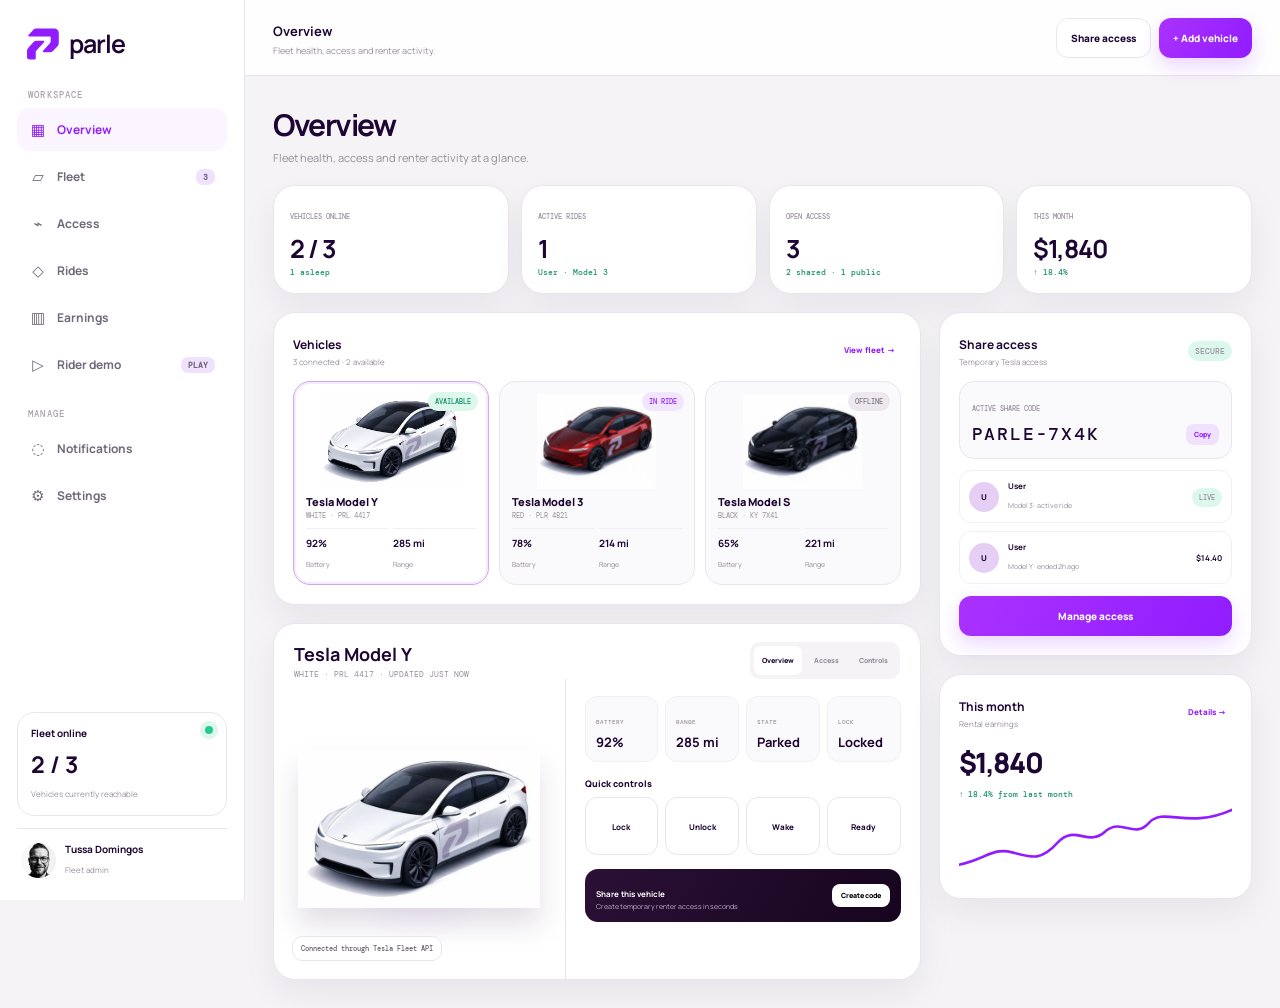
<file: index.html>
<!doctype html><html lang="en"><head><meta charset="utf-8"><meta name="viewport" content="width=device-width,initial-scale=1"><meta name="theme-color" content="#f5f3f6"><title>Parle Fleet</title><link rel="preconnect" href="https://fonts.googleapis.com"><link rel="preconnect" href="https://fonts.gstatic.com" crossorigin><link href="https://fonts.googleapis.com/css2?family=DM+Mono:wght@400;500&family=Manrope:wght@400;500;600;700;800&display=swap" rel="stylesheet"><link rel="stylesheet" href="/app.css"></head><body><div class="app"><aside class="side"><a class="brand" href="#overview"><svg viewBox="0 0 99 96" aria-hidden="true"><path d="M50.7 38.1c2.4 0 3.6 2.8 2 4.5L28.6 69.2a5.8 5.8 0 0 0-1.5 3.9V92a4 4 0 0 1-4 4H8.2A8.2 8.2 0 0 1 0 87.8V69.9c0-3.4 1.3-6.7 3.6-9.2l17.5-19.3a10 10 0 0 1 7.5-3.3h22.1Z"/><path d="M84.1 0a14.2 14.2 0 0 1 14.2 14.2v30.6c0 3.6-1.4 7.2-3.9 9.9L81.2 69.2a12 12 0 0 1-8.8 4H51.6c-2.4 0-3.6-2.8-2-4.6l21.2-23.3a10 10 0 0 0 2.6-6.8V27.7a2.8 2.8 0 0 0-2.9-2.8H6.6c-2.3 0-3.5-2.7-2-4.4L20.5 3.1A9.3 9.3 0 0 1 27.4 0h56.7Z"/></svg><span>parle</span></a><div class="eyebrow">Workspace</div><nav id="nav"></nav><div class="eyebrow manage">Manage</div><nav id="manage"></nav><div class="sidefoot"><div class="health"><div><b>Fleet online</b><i></i></div><strong>2 / 3</strong><small>Vehicles currently reachable</small></div><div class="profile"><img src="/assets/parle/avatar.webp"><span><b>Tussa Domingos</b><small>Fleet admin</small></span></div></div></aside><main><header class="top"><div><b id="topTitle">Overview</b><p id="topSub">Fleet health, access and renter activity.</p></div><div class="topActions"><button class="ghost" data-action="share">Share access</button><button class="primary" data-action="add">+ Add vehicle</button></div></header><div id="content" class="content"></div></main></div><div id="toast" class="toast"></div><div id="modal" class="backdrop"><div class="modal"><h3 id="modalTitle"></h3><p id="modalText"></p><input value="fleet@parlekeys.com" readonly><div><button class="ghost" data-close>Cancel</button><button class="primary" data-close data-action="continue">Continue</button></div></div></div><script src="/app.js"></script></body></html>
</file>
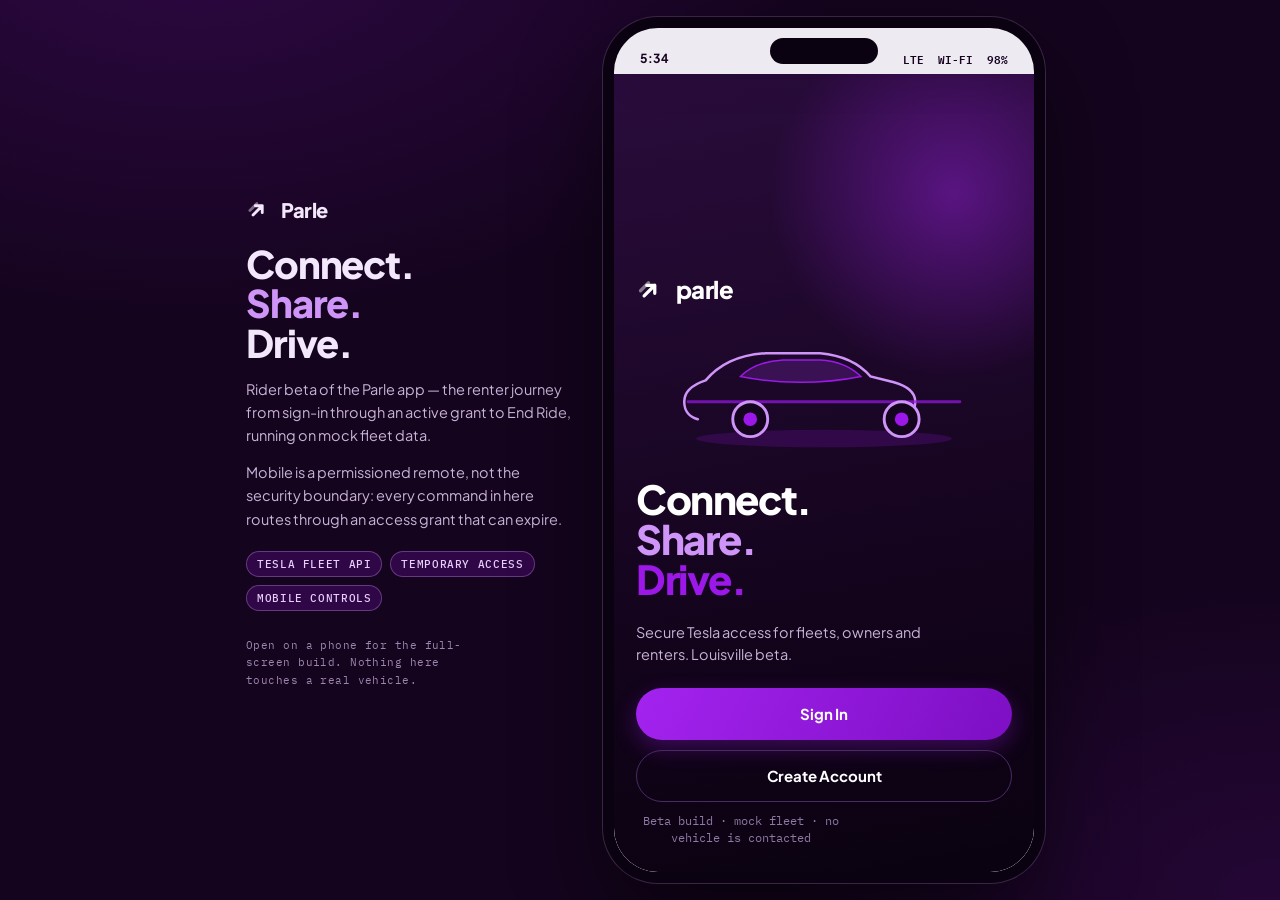
<file: Parle-Rider-Vercel/index.html>
<!doctype html>
<html lang="en">
  <head>
    <meta charset="utf-8">
    <meta name="viewport" content="width=device-width, initial-scale=1, viewport-fit=cover">
    <meta name="color-scheme" content="light dark">
    <meta name="theme-color" content="#14041d" media="(prefers-color-scheme: dark)">
    <meta name="theme-color" content="#edeaf1" media="(prefers-color-scheme: light)">
    <meta name="apple-mobile-web-app-capable" content="yes">
    <meta name="mobile-web-app-capable" content="yes">
    <meta name="apple-mobile-web-app-status-bar-style" content="black-translucent">
    <meta name="apple-mobile-web-app-title" content="Parle">
    <meta name="description" content="Parle Rider beta - secure Tesla access for fleets, owners and renters.">
    <style>
      html, body { height: 100%; }
      body { margin: 0; -webkit-text-size-adjust: 100%; overscroll-behavior: none; }
      img { max-width: 100%; }
      [hidden] { display: none !important; }
      @media (max-width: 900px) { html, body { overflow: hidden; } }
    </style>
    <link rel="icon" type="image/png" href="/assets/favicon.png">
    <title>Parle Rider Beta</title>
    <link rel="stylesheet" href="https://fonts.googleapis.com/css2?family=Plus+Jakarta+Sans:wght@400;500;600;700;800&family=IBM+Plex+Mono:wght@400;500;600&display=swap">
    <style>
    /* ---------- Parle tokens: light (default) ---------- */
    :root {
      --plum-900:#14041d; --plum-800:#1d0729; --plum-700:#2a0c3c;
      --violet:#9b18e8; --violet-600:#8a14d0; --violet-200:#e9cffb; --violet-50:#f7ecfe;
      --mint:#18a06a; --mint-bg:#dcf6e8; --amber:#b5761a; --amber-bg:#fdf0da; --danger:#cf2f45; --danger-bg:#fde8ec;
    
      --ground:#edeaf1; --surface:#ffffff; --surface-2:#f7f5fa; --surface-3:#f0edf4;
      --ink:#170320; --ink-2:#584f61; --ink-3:#8a8394;
      --line:#e4e0ea; --line-2:#eeebf2;
      --map-bg:#e7e3ec; --map-road:#ffffff; --map-road-2:#f6f4f8; --map-block:#dcd7e3;
      --map-water:#cfd8ea; --map-park:#d6e6d5; --map-label:#8a8394; --map-zone:rgba(155,24,232,.09);
      --map-zone-line:rgba(155,24,232,.45);
      --shadow-sm:0 1px 2px rgba(23,3,32,.07);
      --shadow:0 2px 6px rgba(23,3,32,.07), 0 14px 34px rgba(23,3,32,.09);
      --shadow-lg:0 -2px 10px rgba(23,3,32,.06), 0 -18px 50px rgba(23,3,32,.12);
      --sans:"Plus Jakarta Sans", system-ui, -apple-system, "Segoe UI", sans-serif;
      --mono:"IBM Plex Mono", ui-monospace, SFMono-Regular, Menlo, monospace;
      --r-lg:20px; --r:14px; --r-sm:10px;
      --series-a:#9b18e8; --series-b:#0d7fb0;
    }
    /* dark, for viewers whose theme is dark and who haven't forced light */
    @media (prefers-color-scheme: dark) {
      :root:not([data-theme="light"]) {
        --ground:#0c0211; --surface:#1a0824; --surface-2:#220c2f; --surface-3:#2b1039;
      --series-a:#a840e8; --series-b:#2e9ed6;
        --ink:#f6eefb; --ink-2:#c0aecd; --ink-3:#8e7d9c;
        --line:#341544; --line-2:#280f35;
        --violet-200:#54227a; --violet-50:#2a0f3a;
        --mint-bg:#0f3a2a; --amber-bg:#3a2a0f; --danger-bg:#3d1520;
        --map-bg:#160823; --map-road:#2e1540; --map-road-2:#24102f; --map-block:#1e0b2b;
        --map-water:#152036; --map-park:#14301f; --map-label:#8e7d9c;
        --map-zone:rgba(155,24,232,.16); --map-zone-line:rgba(198,120,248,.5);
        --shadow:0 2px 6px rgba(0,0,0,.5), 0 14px 34px rgba(0,0,0,.45);
        --shadow-lg:0 -2px 10px rgba(0,0,0,.4), 0 -18px 50px rgba(0,0,0,.5);
        --shadow-sm:0 1px 2px rgba(0,0,0,.45);
      }
    }
    :root[data-theme="dark"] {
      --ground:#0c0211; --surface:#1a0824; --surface-2:#220c2f; --surface-3:#2b1039;
      --series-a:#a840e8; --series-b:#2e9ed6;
      --ink:#f6eefb; --ink-2:#c0aecd; --ink-3:#8e7d9c;
      --line:#341544; --line-2:#280f35;
      --violet-200:#54227a; --violet-50:#2a0f3a;
      --mint-bg:#0f3a2a; --amber-bg:#3a2a0f; --danger-bg:#3d1520;
      --map-bg:#160823; --map-road:#2e1540; --map-road-2:#24102f; --map-block:#1e0b2b;
      --map-water:#152036; --map-park:#14301f; --map-label:#8e7d9c;
      --map-zone:rgba(155,24,232,.16); --map-zone-line:rgba(198,120,248,.5);
      --shadow:0 2px 6px rgba(0,0,0,.5), 0 14px 34px rgba(0,0,0,.45);
      --shadow-lg:0 -2px 10px rgba(0,0,0,.4), 0 -18px 50px rgba(0,0,0,.5);
      --shadow-sm:0 1px 2px rgba(0,0,0,.45);
    }
    /* in-app Appearance control wins over both */
    .app[data-mode="light"] {
      --series-a:#9b18e8; --series-b:#0d7fb0;
      --ground:#edeaf1; --surface:#ffffff; --surface-2:#f7f5fa; --surface-3:#f0edf4;
      --ink:#170320; --ink-2:#584f61; --ink-3:#8a8394;
      --line:#e4e0ea; --line-2:#eeebf2;
      --violet-200:#e9cffb; --violet-50:#f7ecfe;
      --mint-bg:#dcf6e8; --amber-bg:#fdf0da; --danger-bg:#fde8ec;
      --map-bg:#e7e3ec; --map-road:#ffffff; --map-road-2:#f6f4f8; --map-block:#dcd7e3;
      --map-water:#cfd8ea; --map-park:#d6e6d5; --map-label:#8a8394;
      --map-zone:rgba(155,24,232,.09); --map-zone-line:rgba(155,24,232,.45);
      --shadow-sm:0 1px 2px rgba(23,3,32,.07);
      --shadow:0 2px 6px rgba(23,3,32,.07), 0 14px 34px rgba(23,3,32,.09);
      --shadow-lg:0 -2px 10px rgba(23,3,32,.06), 0 -18px 50px rgba(23,3,32,.12);
    }
    .app[data-mode="dark"] {
      --ground:#0c0211; --surface:#1a0824; --surface-2:#220c2f; --surface-3:#2b1039;
      --series-a:#a840e8; --series-b:#2e9ed6;
      --ink:#f6eefb; --ink-2:#c0aecd; --ink-3:#8e7d9c;
      --line:#341544; --line-2:#280f35;
      --violet-200:#54227a; --violet-50:#2a0f3a;
      --mint-bg:#0f3a2a; --amber-bg:#3a2a0f; --danger-bg:#3d1520;
      --map-bg:#160823; --map-road:#2e1540; --map-road-2:#24102f; --map-block:#1e0b2b;
      --map-water:#152036; --map-park:#14301f; --map-label:#8e7d9c;
      --map-zone:rgba(155,24,232,.16); --map-zone-line:rgba(198,120,248,.5);
      --shadow:0 2px 6px rgba(0,0,0,.5), 0 14px 34px rgba(0,0,0,.45);
      --shadow-lg:0 -2px 10px rgba(0,0,0,.4), 0 -18px 50px rgba(0,0,0,.5);
      --shadow-sm:0 1px 2px rgba(0,0,0,.45);
    }
    
    * { box-sizing:border-box; -webkit-tap-highlight-color:transparent; }
    html, body { height:100%; }
    body {
      margin:0; font-family:var(--sans); color:var(--ink);
      background:
        radial-gradient(1100px 700px at 15% -10%, rgba(155,24,232,.20), transparent 60%),
        radial-gradient(900px 600px at 100% 100%, rgba(155,24,232,.12), transparent 55%),
        var(--plum-900);
      display:flex; align-items:center; justify-content:center;
      padding:0;
    }
    button { font:inherit; color:inherit; cursor:pointer; }
    
    /* ---------- device shell ---------- */
    .stage { display:flex; gap:38px; align-items:center; justify-content:center; width:100%; padding:28px 20px; }
    .pitch { max-width:330px; color:#f3e7fb; display:none; }
    .pitch .mark { display:flex; align-items:center; gap:9px; margin-bottom:22px; }
    .pitch .mark svg { width:26px; height:26px; }
    .pitch .mark span { font-weight:800; font-size:20px; letter-spacing:-.02em; }
    .pitch h1 { font-size:38px; line-height:1.03; letter-spacing:-.03em; margin:0 0 16px; font-weight:800; }
    .pitch h1 em { font-style:normal; color:#cf94f7; display:block; }
    .pitch p { color:#c9b3d8; font-size:14.5px; line-height:1.6; margin:0 0 14px; max-width:31ch; }
    .pitch .tags { display:flex; flex-wrap:wrap; gap:8px; margin-top:20px; }
    .pitch .tags b {
      font-family:var(--mono); font-size:10.5px; font-weight:500; letter-spacing:.06em; text-transform:uppercase;
      background:rgba(155,24,232,.20); border:1px solid rgba(207,148,247,.35); color:#e7cffa;
      padding:5px 10px; border-radius:999px;
    }
    .pitch .hint { font-family:var(--mono); font-size:11px; color:#9d84ae; letter-spacing:.04em; margin-top:26px; }
    
    .device {
      position:relative; width:min(420px, 100%); height:min(880px, calc(100vh - 56px));
      background:var(--ground); border-radius:44px; overflow:hidden;
      box-shadow:0 0 0 11px #0a0210, 0 0 0 12px #3a2447, 0 40px 90px rgba(0,0,0,.6);
      display:flex; flex-direction:column;
    }
    .device::after {
      content:""; position:absolute; top:10px; left:50%; transform:translateX(-50%);
      width:108px; height:26px; border-radius:16px; background:#0a0210; z-index:60; pointer-events:none;
    }
    .statusbar {
      flex:0 0 auto; height:46px; display:flex; align-items:center; justify-content:space-between;
      padding:14px 26px 0; font-size:12.5px; font-weight:700; color:var(--ink); z-index:40;
      background:transparent; font-variant-numeric:tabular-nums;
    }
    .statusbar .right { display:flex; gap:5px; align-items:center; font-family:var(--mono); font-size:10.5px; font-weight:600; }
    .app {
      position:relative; flex:1 1 auto; min-height:0;
      background:var(--ground); color:var(--ink); overflow:hidden;
      --tabh:calc(58px + env(safe-area-inset-bottom, 0px));
    }
    /* phone: fill the screen, drop the bezel */
    @media (max-width:900px) {
      body { display:block; background:var(--ground); }
      .stage { padding:0; display:block; }
      .pitch { display:none !important; }
      .device {
        width:100%; height:100dvh; border-radius:0; box-shadow:none;
      }
      .device::after { display:none; }
      .statusbar { display:none; }
    }
    @media (min-width:1080px) { .pitch { display:block; } }
    
    /* ---------- screens ---------- */
    .view { position:absolute; inset:0; display:none; flex-direction:column; min-height:0; }
    .view.is-active { display:flex; }
    .app.has-tabs .view { bottom:var(--tabh); }
    .scroll { flex:1 1 auto; min-height:0; overflow-y:auto; -webkit-overflow-scrolling:touch; }
    .pad { padding:18px 20px 26px; display:grid; gap:16px; align-content:start; }
    .pad.tight { gap:12px; }
    
    .topbar {
      flex:0 0 auto; display:grid; grid-template-columns:36px 1fr 36px; align-items:center; gap:8px;
      padding:10px 14px; border-bottom:1px solid var(--line); background:var(--surface);
    }
    .topbar h2 { margin:0; font-size:15.5px; font-weight:700; text-align:center; letter-spacing:-.01em; }
    .iconbtn {
      width:36px; height:36px; display:grid; place-items:center; border:0; background:transparent;
      border-radius:11px; color:var(--ink);
    }
    .iconbtn:hover { background:var(--surface-3); }
    .iconbtn svg { width:19px; height:19px; }
    .iconbtn:focus-visible, button:focus-visible, input:focus-visible, .rowbtn:focus-visible { outline:2px solid var(--violet); outline-offset:2px; }
    
    .eyebrow { font-family:var(--mono); font-size:10.5px; font-weight:500; letter-spacing:.14em; text-transform:uppercase; color:var(--violet); margin:0; }
    h1.big { font-size:26px; line-height:1.12; letter-spacing:-.025em; margin:0; font-weight:800; text-wrap:balance; }
    h3.sec { font-size:12px; font-family:var(--mono); font-weight:500; letter-spacing:.1em; text-transform:uppercase; color:var(--ink-3); margin:4px 0 0; }
    p.lede { margin:0; color:var(--ink-2); font-size:14px; line-height:1.55; }
    .muted { color:var(--ink-3); }
    .mono { font-family:var(--mono); font-variant-numeric:tabular-nums; }
    
    /* ---------- buttons ---------- */
    .btn {
      border:0; border-radius:999px; padding:15px 18px; font-size:15px; font-weight:700;
      background:var(--surface-3); color:var(--ink); width:100%; text-align:center; letter-spacing:-.01em;
      display:flex; align-items:center; justify-content:center; gap:8px; min-height:52px;
    }
    .btn.primary { background:linear-gradient(115deg, #a423ef 0%, #7d0fc4 100%); color:#fff; box-shadow:0 8px 22px rgba(155,24,232,.32); }
    .btn.primary:disabled { background:var(--surface-3); color:var(--ink-3); box-shadow:none; }
    .btn.ghost { background:transparent; border:1px solid var(--line); }
    .btn.dark { background:var(--plum-800); color:#fff; }
    .btn.danger { background:var(--danger-bg); color:var(--danger); }
    .btn:disabled { cursor:not-allowed; opacity:.85; }
    .btn.sm { min-height:42px; padding:10px 14px; font-size:13.5px; }
    .btn-row { display:grid; grid-template-columns:1fr 1fr; gap:10px; }
    .linkbtn { background:none; border:0; padding:6px; color:var(--violet); font-weight:600; font-size:13.5px; text-decoration:underline; text-underline-offset:3px; justify-self:center; }
    
    /* ---------- cards, rows ---------- */
    .card { background:var(--surface); border:1px solid var(--line); border-radius:var(--r-lg); padding:16px; box-shadow:var(--shadow-sm); }
    .card.flat { box-shadow:none; }
    .card.plum { background:var(--plum-800); border-color:var(--plum-700); color:#fff; }
    .card.plum .lede, .card.plum .muted { color:#c9b3d8; }
    .list { display:grid; gap:0; background:var(--surface); border:1px solid var(--line); border-radius:var(--r-lg); overflow:hidden; }
    .rowbtn {
      display:flex; align-items:center; gap:12px; width:100%; text-align:left; border:0; background:transparent;
      padding:14px 16px; border-bottom:1px solid var(--line-2); color:var(--ink);
    }
    .list .rowbtn:last-child { border-bottom:0; }
    .rowbtn:hover { background:var(--surface-2); }
    .rowbtn .grow { flex:1 1 auto; min-width:0; }
    .rowbtn .t { display:block; font-size:14.5px; font-weight:600; letter-spacing:-.01em; }
    .rowbtn .s { display:block; font-size:12.5px; color:var(--ink-3); margin-top:2px; line-height:1.4; }
    .rowbtn .grow { display:block; }
    .rowbtn .chev { color:var(--ink-3); flex:0 0 auto; }
    .rowbtn svg.lead { width:18px; height:18px; color:var(--ink-2); flex:0 0 auto; }
    
    .badge {
      font-family:var(--mono); font-size:10px; font-weight:600; letter-spacing:.08em; text-transform:uppercase;
      padding:4px 8px; border-radius:6px; background:var(--violet-50); color:var(--violet); white-space:nowrap;
    }
    .badge.mint { background:var(--mint-bg); color:var(--mint); }
    .badge.amber { background:var(--amber-bg); color:var(--amber); }
    .badge.plate { background:var(--surface-3); color:var(--ink); letter-spacing:.14em; font-size:11px; }
    .pill { display:inline-flex; align-items:center; gap:6px; border:1px solid var(--line); background:var(--surface); border-radius:999px; padding:7px 12px; font-size:12.5px; font-weight:600; }
    
    /* ---------- forms ---------- */
    .field { display:grid; gap:6px; }
    .field > label { font-size:12px; font-weight:600; color:var(--ink-2); }
    .field input, .field select, .field textarea {
      font:inherit; font-size:15px; color:var(--ink); background:var(--surface);
      border:1px solid var(--line); border-radius:var(--r); padding:14px; width:100%;
    }
    .field input::placeholder, .field textarea::placeholder { color:var(--ink-3); }
    .field.err input { border-color:var(--danger); background:var(--danger-bg); }
    .field .msg { font-size:12px; color:var(--danger); font-weight:600; }
    .checkrow { display:flex; gap:10px; align-items:flex-start; font-size:13px; color:var(--ink-2); line-height:1.5; }
    .checkrow input { width:20px; height:20px; accent-color:var(--violet); flex:0 0 auto; margin-top:1px; }
    .codeboxes { display:flex; gap:8px; justify-content:space-between; }
    .codeboxes input {
      width:100%; aspect-ratio:1/1.15; text-align:center; font-family:var(--mono); font-size:22px; font-weight:600;
      border:1px solid var(--line); border-radius:12px; background:var(--surface); color:var(--ink); padding:0;
    }
    .codeboxes input:focus { border-color:var(--violet); outline:none; box-shadow:0 0 0 3px var(--violet-50); }
    .toggle { position:relative; width:46px; height:28px; border-radius:999px; background:var(--surface-3); border:1px solid var(--line); flex:0 0 auto; transition:background .18s; }
    .toggle::after { content:""; position:absolute; top:3px; left:3px; width:20px; height:20px; border-radius:50%; background:#fff; box-shadow:var(--shadow-sm); transition:transform .18s; }
    .toggle[aria-pressed="true"] { background:var(--violet); border-color:var(--violet); }
    .toggle[aria-pressed="true"]::after { transform:translateX(18px); }
    .radio { width:22px; height:22px; border-radius:50%; border:2px solid var(--line); flex:0 0 auto; display:grid; place-items:center; }
    .radio[aria-checked="true"] { border-color:var(--violet); }
    .radio[aria-checked="true"]::after { content:""; width:12px; height:12px; border-radius:50%; background:var(--violet); }
    
    .chips { display:flex; gap:8px; overflow-x:auto; scrollbar-width:none; padding:2px; }
    .chips::-webkit-scrollbar { display:none; }
    .chip {
      flex:0 0 auto; border:1px solid var(--line); background:var(--surface); border-radius:999px;
      padding:9px 14px; font-size:13px; font-weight:600; display:flex; gap:6px; align-items:center;
    }
    .chip[aria-pressed="true"] { background:var(--plum-800); border-color:var(--plum-800); color:#fff; }
    .chips.wrap { flex-wrap:wrap; overflow:visible; }
    
    /* ---------- map ---------- */
    .mapwrap { position:absolute; inset:0; }
    .mapwrap canvas { width:100%; height:100%; display:block; }
    .mapoverlay { position:absolute; inset:0; pointer-events:none; }
    .mapchrome { position:absolute; top:12px; left:14px; right:14px; display:flex; justify-content:space-between; gap:10px; z-index:12; }
    .brandbar { display:flex; align-items:center; gap:8px; background:var(--surface); border:1px solid var(--line); border-radius:999px; padding:8px 14px 8px 11px; box-shadow:var(--shadow-sm); }
    .brandbar svg { width:17px; height:17px; color:var(--violet); }
    .brandbar b { font-size:15px; font-weight:800; letter-spacing:-.02em; }
    .avatarbtn { width:40px; height:40px; border-radius:50%; border:1px solid var(--line); background:var(--surface); box-shadow:var(--shadow-sm); display:grid; place-items:center; font-weight:700; font-size:13px; color:var(--violet); }
    .sheet {
      position:absolute; left:0; right:0; bottom:0; z-index:14;
      background:var(--surface); border-top:1px solid var(--line);
      border-radius:24px 24px 0 0; box-shadow:var(--shadow-lg);
      padding:14px 18px calc(16px + env(safe-area-inset-bottom, 0px));
      display:grid; gap:12px; max-height:76%; overflow-y:auto;
    }
    .sheet .grab { width:38px; height:4px; border-radius:999px; background:var(--line); justify-self:center; }
    .searchbar {
      display:flex; align-items:center; gap:10px; background:var(--surface-2); border:1px solid var(--line);
      border-radius:14px; padding:14px; width:100%; text-align:left; font-size:15px; color:var(--ink-3); font-weight:500;
    }
    .searchbar svg { width:18px; height:18px; color:var(--ink-3); flex:0 0 auto; }
    .etabanner {
      display:flex; align-items:center; justify-content:center; gap:8px; background:linear-gradient(115deg,#a423ef,#7d0fc4);
      color:#fff; border-radius:12px; padding:10px; font-size:13px; font-weight:700;
    }
    .vcard { display:flex; gap:12px; align-items:center; padding:12px; border:1px solid var(--line); border-radius:var(--r); background:var(--surface); width:100%; text-align:left; }
    .vcard .thumb { width:66px; height:44px; border-radius:9px; background:var(--surface-3); flex:0 0 auto; display:grid; place-items:center; overflow:hidden; }
    .vcard .thumb svg { width:58px; height:34px; }
    .vcard .grow { flex:1 1 auto; min-width:0; }
    .vcard .nm { font-size:14.5px; font-weight:700; letter-spacing:-.01em; display:flex; justify-content:space-between; gap:8px; }
    .vcard .sub { font-size:12.5px; color:var(--ink-3); margin-top:1px; }
    .vcard .foot { display:flex; justify-content:space-between; align-items:center; margin-top:6px; gap:8px; }
    
    .tripline { display:grid; grid-template-columns:18px 1fr auto; gap:10px 12px; align-items:start; }
    .tripline .dotcol { display:grid; justify-items:center; gap:3px; padding-top:4px; }
    .tripline .d1 { width:10px; height:10px; border-radius:50%; border:2.5px solid var(--ink-2); }
    .tripline .bar { width:2px; height:26px; background:var(--line); }
    .tripline .d2 { width:11px; height:11px; border-radius:50% 50% 50% 0; transform:rotate(-45deg); background:var(--violet); }
    .tripline .t { font-size:14px; font-weight:600; }
    .tripline .s { font-size:12px; color:var(--ink-3); }
    .tripline .time { font-size:13px; font-weight:600; font-family:var(--mono); white-space:nowrap; }
    
    .kpis { display:grid; grid-template-columns:repeat(3,1fr); gap:8px; }
    .kpi { background:var(--surface-2); border:1px solid var(--line-2); border-radius:12px; padding:10px; text-align:center; }
    .kpi .k { font-family:var(--mono); font-size:10px; letter-spacing:.08em; text-transform:uppercase; color:var(--ink-3); }
    .kpi .v { font-size:17px; font-weight:800; font-variant-numeric:tabular-nums; margin-top:3px; letter-spacing:-.02em; }
    .cmdgrid { display:grid; grid-template-columns:repeat(4,1fr); gap:8px; }
    .cmd { display:grid; gap:6px; place-items:center; padding:12px 6px; border:1px solid var(--line); border-radius:13px; background:var(--surface); font-size:11px; font-weight:700; }
    .cmd svg { width:20px; height:20px; color:var(--violet); }
    .cmd[disabled] { opacity:.45; }
    .cmd.on { background:var(--violet-50); border-color:var(--violet-200); }
    
    .steps { display:grid; gap:10px; }
    .step { display:flex; gap:11px; align-items:center; font-size:13.5px; color:var(--ink-3); }
    .step .n { width:24px; height:24px; border-radius:50%; border:1px solid var(--line); display:grid; place-items:center; font-family:var(--mono); font-size:11px; flex:0 0 auto; }
    .step.done { color:var(--ink); }
    .step.done .n { background:var(--mint-bg); border-color:transparent; color:var(--mint); }
    .step.active .n { background:var(--violet); border-color:transparent; color:#fff; }
    .step.active { color:var(--ink); font-weight:600; }
    
    .progress { height:5px; border-radius:999px; background:var(--surface-3); overflow:hidden; }
    .progress i { display:block; height:100%; width:0%; background:linear-gradient(90deg,#a423ef,#7d0fc4); transition:width .25s ease; }
    
    .tabbar {
      position:absolute; left:0; right:0; bottom:0;
      display:grid; grid-template-columns:repeat(4,1fr); gap:2px; z-index:30;
      background:var(--surface); border-top:1px solid var(--line);
      padding:7px 8px calc(7px + env(safe-area-inset-bottom, 0px));
    }
    .tabbar button { border:0; background:transparent; display:grid; gap:3px; place-items:center; padding:5px 2px; border-radius:12px; color:var(--ink-3); font-size:10.5px; font-weight:700; }
    .tabbar button svg { width:21px; height:21px; }
    .tabbar button[aria-current="true"] { color:var(--violet); }
    
    .scrim { position:absolute; inset:0; background:rgba(12,2,17,.55); z-index:50; display:none; align-items:flex-end; justify-content:center; padding:0; }
    .scrim.is-open { display:flex; }
    .scrim.center { align-items:center; padding:22px; }
    .modal { background:var(--surface); border-radius:22px; width:100%; max-width:360px; padding:20px; display:grid; gap:14px; box-shadow:var(--shadow); }
    .modal.bottom { border-radius:22px 22px 0 0; max-width:none; padding-bottom:calc(20px + env(safe-area-inset-bottom, 0px)); }
    .modal h3 { margin:0; font-size:18px; font-weight:800; letter-spacing:-.02em; }
    .modal p { margin:0; font-size:13.5px; color:var(--ink-2); line-height:1.55; }
    
    .toast {
      position:absolute; left:14px; right:14px; top:14px; z-index:70;
      background:var(--plum-800); color:#fff; border-radius:14px; padding:12px 14px;
      font-size:13.5px; font-weight:600; box-shadow:var(--shadow); display:flex; gap:9px; align-items:center;
      transform:translateY(-140%); transition:transform .28s cubic-bezier(.2,.9,.2,1);
    }
    .toast.is-up { transform:translateY(0); }
    .toast svg { width:17px; height:17px; color:#7de6b0; flex:0 0 auto; }
    
    .hero { position:relative; flex:1 1 auto; display:grid; align-content:end; gap:22px; padding:26px 22px calc(26px + env(safe-area-inset-bottom,0px)); overflow:hidden; background:linear-gradient(170deg,#2a0c3c 0%, #14041d 62%, #0a0210 100%); }
    .hero .glow { position:absolute; width:420px; height:420px; border-radius:50%; background:radial-gradient(circle, rgba(164,35,239,.42), transparent 62%); top:-90px; right:-130px; }
    .hero .logo { display:flex; align-items:center; gap:10px; color:#fff; }
    .hero .logo svg { width:30px; height:30px; }
    .hero .logo b { font-size:24px; font-weight:800; letter-spacing:-.025em; }
    .hero h1 { color:#fff; font-size:40px; line-height:1; letter-spacing:-.035em; margin:0; font-weight:800; }
    .hero h1 span { display:block; }
    .hero h1 span:nth-child(2) { color:#cf94f7; }
    .hero h1 span:nth-child(3) { color:#9b18e8; }
    .hero p { color:#c9b3d8; font-size:14.5px; line-height:1.55; margin:0; max-width:30ch; }
    .hero .car { position:relative; justify-self:center; width:100%; max-width:330px; }
    .hero .car svg { width:100%; height:auto; }
    .hero .actions { display:grid; gap:10px; position:relative; }
    .hero .fine { color:#8f78a1; font-size:11.5px; text-align:center; line-height:1.5; font-family:var(--mono); }
    
    .legal { font-size:12px; color:var(--ink-3); line-height:1.6; }
    .legal a { color:var(--violet); }
    .scopelist { display:grid; gap:9px; }
    .scope { display:flex; gap:10px; align-items:flex-start; font-size:13px; line-height:1.5; }
    .scope svg { width:16px; height:16px; color:var(--mint); flex:0 0 auto; margin-top:2px; }
    .scope b { font-weight:700; }
    
    .spark { display:block; width:100%; height:64px; }
    .empty { display:grid; gap:10px; place-items:center; text-align:center; padding:52px 20px; color:var(--ink-3); }
    .empty svg { width:34px; height:34px; opacity:.5; }
    .empty b { color:var(--ink); font-size:15px; }
    .divider { height:1px; background:var(--line-2); }
    .rowflex { display:flex; align-items:center; justify-content:space-between; gap:12px; }
    .grid2 { display:grid; grid-template-columns:1fr 1fr; gap:10px; }
    .creditcard { border-radius:16px; padding:16px; background:linear-gradient(120deg,#2a0c3c,#5c15a0); color:#fff; display:grid; gap:14px; box-shadow:var(--shadow); }
    .creditcard .num { font-family:var(--mono); font-size:16px; letter-spacing:.12em; }
    .creditcard .row { display:flex; justify-content:space-between; align-items:flex-end; font-size:11px; }
    .creditcard .brand { font-weight:800; letter-spacing:.04em; font-size:13px; }
    .walkarrow { display:grid; place-items:center; gap:10px; padding:20px 0; }
    .walkarrow .dist { font-size:38px; font-weight:800; letter-spacing:-.03em; font-variant-numeric:tabular-nums; }
    .walkarrow svg { width:110px; height:110px; color:var(--violet); }
    .tips { display:grid; gap:8px; }
    .tip { display:flex; gap:11px; align-items:center; background:var(--surface-2); border:1px solid var(--line-2); border-radius:13px; padding:11px 12px; font-size:13px; line-height:1.45; }
    .tip svg { width:22px; height:22px; color:var(--violet); flex:0 0 auto; }
    @media (prefers-reduced-motion:reduce) { * { animation:none !important; transition:none !important; } }
    </style>
    
    <style>
    /* ============ Stable Manager (operator console) ============ */
    .ops {
      position:fixed; inset:0; z-index:220; display:flex; flex-direction:column;
      background:var(--ground); color:var(--ink); font-family:var(--sans);
      padding-top:env(safe-area-inset-top, 0px);
    }
    .ops[hidden] { display:none; }
    .ops-top {
      flex:0 0 auto; display:flex; align-items:center; gap:14px; flex-wrap:wrap;
      padding:12px 18px; background:var(--surface); border-bottom:1px solid var(--line);
    }
    .ops-brand { display:flex; align-items:center; gap:9px; font-weight:800; letter-spacing:-.02em; font-size:15px; }
    .ops-brand svg { width:19px; height:19px; color:var(--violet); }
    .ops-brand span { font-family:var(--mono); font-size:10px; letter-spacing:.14em; text-transform:uppercase; color:var(--ink-3); padding-left:8px; border-left:1px solid var(--line); }
    .ops-clock { display:flex; align-items:baseline; gap:8px; font-family:var(--mono); }
    .ops-clock b { font-size:19px; font-weight:600; font-variant-numeric:tabular-nums; letter-spacing:-.01em; }
    .ops-clock span { font-size:10.5px; letter-spacing:.1em; text-transform:uppercase; color:var(--ink-3); }
    .ops-speed { display:flex; gap:4px; background:var(--surface-3); border-radius:999px; padding:3px; }
    .ops-speed button {
      border:0; background:transparent; border-radius:999px; padding:6px 11px; font-size:12px; font-weight:700;
      color:var(--ink-3); font-family:var(--mono); letter-spacing:.02em;
    }
    .ops-speed button[aria-pressed="true"] { background:var(--violet); color:#fff; }
    .ops-live { display:flex; align-items:center; gap:7px; font-size:12px; font-weight:700; color:var(--mint); }
    .ops-live i { width:8px; height:8px; border-radius:50%; background:var(--mint); display:block; animation:pulse 2s infinite; }
    @keyframes pulse { 0%,100% { opacity:1 } 50% { opacity:.35 } }
    .ops-spacer { flex:1 1 auto; }
    .ops-exit {
      border:1px solid var(--line); background:var(--surface); border-radius:999px; padding:8px 14px;
      font-size:12.5px; font-weight:700; color:var(--ink);
    }
    .ops-body { flex:1 1 auto; min-height:0; display:grid; grid-template-columns:204px 1fr; }
    .ops-nav {
      border-right:1px solid var(--line); background:var(--surface); padding:14px 12px; display:grid; gap:4px; align-content:start;
      overflow-y:auto;
    }
    .ops-nav button {
      border:0; background:transparent; text-align:left; border-radius:10px; padding:10px 12px;
      font-size:13.5px; font-weight:600; color:var(--ink-2); display:flex; align-items:center; gap:10px;
    }
    .ops-nav button svg { width:17px; height:17px; opacity:.8; }
    .ops-nav button[aria-current="true"] { background:var(--violet-50); color:var(--violet); }
    .ops-nav .ops-nav-note { font-size:11.5px; color:var(--ink-3); line-height:1.5; padding:12px; margin-top:8px; border-top:1px solid var(--line-2); }
    .ops-main { min-height:0; overflow-y:auto; padding:20px 22px 48px; display:grid; gap:20px; align-content:start; }
    .ops-panel { display:grid; gap:18px; align-content:start; }
    .ops-panel[hidden] { display:none; }
    .ops-h { display:flex; align-items:flex-end; justify-content:space-between; gap:14px; flex-wrap:wrap; }
    .ops-h h2 { margin:0; font-size:19px; font-weight:800; letter-spacing:-.025em; }
    .ops-h p { margin:3px 0 0; font-size:13px; color:var(--ink-2); max-width:62ch; }
    
    .kpirow { display:grid; grid-template-columns:repeat(auto-fit, minmax(142px, 1fr)); gap:10px; }
    .kpicard { background:var(--surface); border:1px solid var(--line); border-radius:14px; padding:13px 14px; display:grid; gap:4px; }
    .kpicard .k { font-family:var(--mono); font-size:10px; letter-spacing:.09em; text-transform:uppercase; color:var(--ink-3); }
    .kpicard .v { font-size:25px; font-weight:800; letter-spacing:-.03em; font-variant-numeric:tabular-nums; line-height:1.05; }
    .kpicard .d { font-size:11.5px; color:var(--ink-3); }
    .kpicard.good .v { color:var(--mint); }
    .kpicard.warn .v { color:var(--amber); }
    
    .opscard { background:var(--surface); border:1px solid var(--line); border-radius:16px; padding:16px; display:grid; gap:14px; }
    .opscard > header { display:flex; align-items:baseline; justify-content:space-between; gap:12px; flex-wrap:wrap; }
    .opscard h3 { margin:0; font-size:14.5px; font-weight:700; letter-spacing:-.01em; }
    .opscard .sub { font-size:12px; color:var(--ink-3); }
    .ops-2col { display:grid; grid-template-columns:minmax(0,1.35fr) minmax(0,1fr); gap:18px; align-items:start; }
    .ops-mapbox { position:relative; border-radius:14px; overflow:hidden; border:1px solid var(--line); background:var(--map-bg); aspect-ratio:16/11; }
    .ops-mapbox canvas { width:100%; height:100%; display:block; }
    .ops-maplegend {
      position:absolute; left:10px; bottom:10px; display:flex; gap:10px; flex-wrap:wrap;
      background:color-mix(in srgb, var(--surface) 88%, transparent); border:1px solid var(--line);
      border-radius:10px; padding:7px 10px; font-size:11px; font-weight:600;
    }
    .ops-maplegend span { display:flex; align-items:center; gap:5px; color:var(--ink-2); }
    .ops-maplegend i { width:9px; height:9px; border-radius:3px; display:block; }
    
    .baygrid { display:grid; grid-template-columns:repeat(auto-fit,minmax(112px,1fr)); gap:8px; }
    .bay {
      border:1px dashed var(--line); border-radius:12px; padding:10px; min-height:74px; display:grid; gap:3px; align-content:center;
      background:var(--surface-2); font-size:12px;
    }
    .bay.full { border-style:solid; border-color:var(--violet-200); background:var(--violet-50); }
    .bay.wash.full { border-color:var(--mint); background:var(--mint-bg); }
    .bay .lab { font-family:var(--mono); font-size:9.5px; letter-spacing:.1em; text-transform:uppercase; color:var(--ink-3); }
    .bay .car { font-weight:700; font-size:13px; }
    .bay .meta { color:var(--ink-3); font-size:11.5px; font-variant-numeric:tabular-nums; }
    
    .queue { display:grid; gap:6px; }
    .queue-row { display:flex; align-items:center; gap:10px; font-size:12.5px; padding:7px 10px; border:1px solid var(--line-2); border-radius:10px; background:var(--surface-2); }
    .queue-row b { font-weight:700; }
    .queue-row .soc { margin-left:auto; font-family:var(--mono); font-weight:600; }
    
    .tablewrap { overflow-x:auto; border:1px solid var(--line); border-radius:14px; background:var(--surface); }
    table.optable { width:100%; border-collapse:collapse; font-size:12.5px; min-width:660px; }
    table.optable th, table.optable td { padding:9px 12px; text-align:right; white-space:nowrap; border-bottom:1px solid var(--line-2); }
    table.optable th:first-child, table.optable td:first-child { text-align:left; position:sticky; left:0; background:var(--surface); }
    table.optable thead th {
      position:sticky; top:0; z-index:2; background:var(--surface-2); font-family:var(--mono); font-weight:500;
      font-size:10px; letter-spacing:.08em; text-transform:uppercase; color:var(--ink-3); cursor:pointer;
    }
    table.optable thead th[aria-sort="descending"]::after { content:" ↓"; color:var(--violet); }
    table.optable thead th[aria-sort="ascending"]::after { content:" ↑"; color:var(--violet); }
    table.optable tbody tr:hover td { background:var(--surface-2); }
    table.optable td.num { font-variant-numeric:tabular-nums; font-family:var(--mono); }
    table.optable tfoot td { font-weight:800; background:var(--surface-2); border-top:1px solid var(--line); }
    .gpbar { display:inline-block; height:7px; border-radius:99px; background:var(--violet); vertical-align:middle; margin-right:7px; }
    .statuspill { display:inline-flex; align-items:center; gap:5px; font-size:11px; font-weight:700; padding:3px 8px; border-radius:999px; }
    .statuspill i { width:7px; height:7px; border-radius:50%; display:block; }
    
    .costbars { display:grid; gap:9px; }
    .costbar { display:grid; grid-template-columns:120px 1fr 78px; gap:10px; align-items:center; font-size:12.5px; }
    .costbar .track { height:9px; border-radius:99px; background:var(--surface-3); overflow:hidden; }
    .costbar .fill { display:block; height:100%; border-radius:99px; background:var(--violet); }
    .costbar .val { text-align:right; font-family:var(--mono); font-variant-numeric:tabular-nums; font-weight:600; }
    
    .chartwrap { position:relative; }
    .chartwrap svg { display:block; width:100%; height:auto; overflow:visible; }
    .chart-legend { display:flex; gap:16px; flex-wrap:wrap; font-size:12px; font-weight:600; }
    .chart-legend span { display:flex; align-items:center; gap:6px; color:var(--ink-2); }
    .chart-legend i { width:14px; height:3px; border-radius:2px; display:block; }
    .charttip {
      position:absolute; pointer-events:none; background:var(--plum-800); color:#fff; border-radius:10px;
      padding:8px 10px; font-size:11.5px; line-height:1.5; box-shadow:var(--shadow); transform:translate(-50%,-115%);
      white-space:nowrap; opacity:0; transition:opacity .12s;
    }
    .charttip.on { opacity:1; }
    .charttip b { font-family:var(--mono); }
    
    .gantt { display:grid; gap:10px; }
    .gantt-axis { position:relative; height:18px; font-family:var(--mono); font-size:9.5px; color:var(--ink-3); }
    .gantt-axis span { position:absolute; transform:translateX(-50%); }
    .gantt-row { display:grid; grid-template-columns:132px 1fr; gap:10px; align-items:center; }
    .gantt-row .nm { font-size:12.5px; font-weight:700; }
    .gantt-row .nm small { display:block; color:var(--ink-3); font-weight:500; font-size:11px; }
    .gantt-track { position:relative; height:34px; background:var(--surface-2); border:1px solid var(--line-2); border-radius:9px; overflow:hidden; }
    .gantt-block { position:absolute; top:4px; bottom:4px; border-radius:6px; font-size:9.5px; font-family:var(--mono); color:#fff;
      display:flex; align-items:center; justify-content:center; overflow:hidden; }
    .gantt-block.charge { background:var(--violet); }
    .gantt-block.wash { background:#0d7fb0; }
    .gantt-now { position:absolute; top:0; bottom:0; width:2px; background:var(--danger); }
    
    .alertlist { display:grid; gap:8px; }
    .alert { display:flex; gap:10px; align-items:flex-start; padding:10px 12px; border-radius:11px; font-size:12.5px; line-height:1.45; border:1px solid var(--line); background:var(--surface-2); }
    .alert svg { width:16px; height:16px; flex:0 0 auto; margin-top:1px; }
    .alert.warn { border-color:var(--amber); background:var(--amber-bg); color:#6b4406; }
    .alert.crit { border-color:var(--danger); background:var(--danger-bg); color:#8b1226; }
    .alert.ok { border-color:var(--mint); background:var(--mint-bg); color:#0b5c3c; }
    
    .assumptions { display:grid; grid-template-columns:repeat(auto-fit,minmax(170px,1fr)); gap:10px; }
    .assume { display:grid; gap:5px; }
    .assume label { font-size:11px; font-weight:600; color:var(--ink-2); }
    .assume input { font:inherit; font-family:var(--mono); font-size:13px; padding:9px 10px; border:1px solid var(--line); border-radius:10px; background:var(--surface); color:var(--ink); width:100%; }
    
    @media (max-width: 900px) {
      .ops-body { grid-template-columns:1fr; grid-template-rows:auto 1fr; }
      .ops-nav {
        border-right:0; border-bottom:1px solid var(--line); display:flex; gap:6px; overflow-x:auto; padding:10px 12px;
        scrollbar-width:none;
      }
      .ops-nav::-webkit-scrollbar { display:none; }
      .ops-nav button { flex:0 0 auto; border:1px solid var(--line); border-radius:999px; padding:8px 13px; font-size:12.5px; }
      .ops-nav button[aria-current="true"] { border-color:var(--violet); }
      .ops-nav .ops-nav-note { display:none; }
      .ops-main { padding:16px 14px 40px; gap:16px; }
      .ops-2col { grid-template-columns:1fr; }
      .ops-mapbox { aspect-ratio:4/3.2; }
      .ops-top { padding:10px 14px; gap:10px; }
      .ops-brand span { display:none; }
      .gantt-row { grid-template-columns:96px 1fr; }
      .costbar { grid-template-columns:96px 1fr 68px; }
    }
    </style>
      <meta name="application-name" content="Parle Rider">
  </head>
  <body>
<svg width="0" height="0" style="position:absolute" aria-hidden="true" focusable="false">
  <symbol id="i-mark" viewBox="0 0 24 24"><path d="M6.5 17.5 15 9m0 0H8.6M15 9v6.4" stroke="currentColor" stroke-width="2.6" stroke-linecap="round" stroke-linejoin="round" fill="none"/><path d="M3.6 13.4 10 7" stroke="currentColor" stroke-width="2.6" stroke-linecap="round" fill="none" opacity=".45"/></symbol>
  <symbol id="i-back" viewBox="0 0 24 24"><path d="M15 5l-7 7 7 7" stroke="currentColor" stroke-width="2" fill="none" stroke-linecap="round" stroke-linejoin="round"/></symbol>
  <symbol id="i-close" viewBox="0 0 24 24"><path d="M6 6l12 12M18 6L6 18" stroke="currentColor" stroke-width="2" fill="none" stroke-linecap="round"/></symbol>
  <symbol id="i-chev" viewBox="0 0 24 24"><path d="M9 5l7 7-7 7" stroke="currentColor" stroke-width="2" fill="none" stroke-linecap="round" stroke-linejoin="round"/></symbol>
  <symbol id="i-menu" viewBox="0 0 24 24"><path d="M4 7h16M4 12h16M4 17h16" stroke="currentColor" stroke-width="2" fill="none" stroke-linecap="round"/></symbol>
  <symbol id="i-search" viewBox="0 0 24 24"><circle cx="11" cy="11" r="6.5" stroke="currentColor" stroke-width="2" fill="none"/><path d="M16 16l4.5 4.5" stroke="currentColor" stroke-width="2" stroke-linecap="round"/></symbol>
  <symbol id="i-pin" viewBox="0 0 24 24"><path d="M12 21s7-6.2 7-11a7 7 0 1 0-14 0c0 4.8 7 11 7 11z" stroke="currentColor" stroke-width="2" fill="none"/><circle cx="12" cy="10" r="2.4" fill="currentColor"/></symbol>
  <symbol id="i-car" viewBox="0 0 24 24"><path d="M4 15.5h16M5.5 15.5V18m13-2.5V18M6 15.5l1.6-5.2A2.5 2.5 0 0 1 10 8.5h4a2.5 2.5 0 0 1 2.4 1.8l1.6 5.2" stroke="currentColor" stroke-width="1.9" fill="none" stroke-linecap="round"/></symbol>
  <symbol id="i-lock" viewBox="0 0 24 24"><rect x="5" y="11" width="14" height="9" rx="2.5" stroke="currentColor" stroke-width="1.9" fill="none"/><path d="M8.5 11V8a3.5 3.5 0 0 1 7 0v3" stroke="currentColor" stroke-width="1.9" fill="none"/></symbol>
  <symbol id="i-unlock" viewBox="0 0 24 24"><rect x="5" y="11" width="14" height="9" rx="2.5" stroke="currentColor" stroke-width="1.9" fill="none"/><path d="M8.5 11V8a3.5 3.5 0 0 1 6.6-1.7" stroke="currentColor" stroke-width="1.9" fill="none" stroke-linecap="round"/></symbol>
  <symbol id="i-bolt" viewBox="0 0 24 24"><path d="M13 3 6 13h5l-1 8 7-10h-5l1-8z" stroke="currentColor" stroke-width="1.8" fill="none" stroke-linejoin="round"/></symbol>
  <symbol id="i-wake" viewBox="0 0 24 24"><circle cx="12" cy="12" r="4" stroke="currentColor" stroke-width="1.9" fill="none"/><path d="M12 3v2.5M12 18.5V21M3 12h2.5M18.5 12H21M5.6 5.6l1.8 1.8M16.6 16.6l1.8 1.8M18.4 5.6l-1.8 1.8M7.4 16.6l-1.8 1.8" stroke="currentColor" stroke-width="1.7" stroke-linecap="round"/></symbol>
  <symbol id="i-trunk" viewBox="0 0 24 24"><path d="M4 13a8 8 0 0 1 16 0" stroke="currentColor" stroke-width="1.9" fill="none"/><rect x="4" y="13" width="16" height="6" rx="1.6" stroke="currentColor" stroke-width="1.9" fill="none"/></symbol>
  <symbol id="i-climate" viewBox="0 0 24 24"><path d="M12 3v18M4.5 7.5l15 9M19.5 7.5l-15 9" stroke="currentColor" stroke-width="1.8" stroke-linecap="round"/></symbol>
  <symbol id="i-status" viewBox="0 0 24 24"><path d="M4 18V9m5 9V5m5 13v-6m5 6V8" stroke="currentColor" stroke-width="2" stroke-linecap="round"/></symbol>
  <symbol id="i-check" viewBox="0 0 24 24"><path d="M4.5 12.5l5 5 10-11" stroke="currentColor" stroke-width="2.2" fill="none" stroke-linecap="round" stroke-linejoin="round"/></symbol>
  <symbol id="i-clock" viewBox="0 0 24 24"><circle cx="12" cy="12" r="8.5" stroke="currentColor" stroke-width="1.9" fill="none"/><path d="M12 7.5V12l3.5 2" stroke="currentColor" stroke-width="1.9" fill="none" stroke-linecap="round"/></symbol>
  <symbol id="i-card" viewBox="0 0 24 24"><rect x="3" y="6" width="18" height="12" rx="2.5" stroke="currentColor" stroke-width="1.9" fill="none"/><path d="M3 10.5h18" stroke="currentColor" stroke-width="1.9"/></symbol>
  <symbol id="i-shield" viewBox="0 0 24 24"><path d="M12 3l7 3v5.5c0 4.4-3 8-7 9.5-4-1.5-7-5.1-7-9.5V6l7-3z" stroke="currentColor" stroke-width="1.8" fill="none"/><path d="M9 12l2 2 4-4.5" stroke="currentColor" stroke-width="1.8" fill="none" stroke-linecap="round"/></symbol>
  <symbol id="i-user" viewBox="0 0 24 24"><circle cx="12" cy="9" r="3.6" stroke="currentColor" stroke-width="1.9" fill="none"/><path d="M5 20c1.4-3.4 4-5 7-5s5.6 1.6 7 5" stroke="currentColor" stroke-width="1.9" fill="none" stroke-linecap="round"/></symbol>
  <symbol id="i-fleet" viewBox="0 0 24 24"><rect x="3" y="4.5" width="18" height="6" rx="2" stroke="currentColor" stroke-width="1.8" fill="none"/><rect x="3" y="13.5" width="18" height="6" rx="2" stroke="currentColor" stroke-width="1.8" fill="none"/><circle cx="7" cy="7.5" r="1.1" fill="currentColor"/><circle cx="7" cy="16.5" r="1.1" fill="currentColor"/></symbol>
  <symbol id="i-receipt" viewBox="0 0 24 24"><path d="M6 3h12v18l-3-1.8-3 1.8-3-1.8L6 21V3z" stroke="currentColor" stroke-width="1.8" fill="none" stroke-linejoin="round"/><path d="M9 8h6M9 12h6" stroke="currentColor" stroke-width="1.8" stroke-linecap="round"/></symbol>
  <symbol id="i-support" viewBox="0 0 24 24"><path d="M5 12a7 7 0 0 1 14 0v5a2 2 0 0 1-2 2h-3" stroke="currentColor" stroke-width="1.8" fill="none" stroke-linecap="round"/><rect x="3" y="11" width="3.5" height="6" rx="1.6" stroke="currentColor" stroke-width="1.8" fill="none"/><rect x="17.5" y="11" width="3.5" height="6" rx="1.6" stroke="currentColor" stroke-width="1.8" fill="none"/></symbol>
  <symbol id="i-share" viewBox="0 0 24 24"><circle cx="17" cy="6" r="2.6" stroke="currentColor" stroke-width="1.8" fill="none"/><circle cx="7" cy="12" r="2.6" stroke="currentColor" stroke-width="1.8" fill="none"/><circle cx="17" cy="18" r="2.6" stroke="currentColor" stroke-width="1.8" fill="none"/><path d="M14.7 7.3 9.3 10.7M9.3 13.3l5.4 3.4" stroke="currentColor" stroke-width="1.8"/></symbol>
  <symbol id="i-walk" viewBox="0 0 24 24"><path d="M12 4.5 8 11l2.5 1.5L9 21m3.5-8.5L16 15l1 6M8.5 8 6 9.5" stroke="currentColor" stroke-width="2" fill="none" stroke-linecap="round" stroke-linejoin="round"/><circle cx="13.2" cy="3.4" r="1.6" fill="currentColor"/></symbol>
  <symbol id="i-arrowup" viewBox="0 0 64 64"><path d="M32 60V14" stroke="currentColor" stroke-width="7" stroke-linecap="round"/><path d="M12 32 32 8l20 24" stroke="currentColor" stroke-width="7" fill="none" stroke-linecap="round" stroke-linejoin="round"/></symbol>
  <symbol id="i-door" viewBox="0 0 24 24"><path d="M5 20V5l10-2v19" stroke="currentColor" stroke-width="1.8" fill="none" stroke-linejoin="round"/><path d="M15 20h4" stroke="currentColor" stroke-width="1.8" stroke-linecap="round"/><circle cx="12" cy="12" r="1.1" fill="currentColor"/></symbol>
  <symbol id="i-camera" viewBox="0 0 24 24"><rect x="3" y="7" width="18" height="13" rx="2.6" stroke="currentColor" stroke-width="1.8" fill="none"/><circle cx="12" cy="13.5" r="3.4" stroke="currentColor" stroke-width="1.8" fill="none"/><path d="M8.5 7l1.3-2.5h4.4L15.5 7" stroke="currentColor" stroke-width="1.8" fill="none"/></symbol>
  <symbol id="i-mic" viewBox="0 0 24 24"><rect x="9" y="3" width="6" height="11" rx="3" stroke="currentColor" stroke-width="1.8" fill="none"/><path d="M5.5 12a6.5 6.5 0 0 0 13 0M12 18.5V21" stroke="currentColor" stroke-width="1.8" fill="none" stroke-linecap="round"/></symbol>
  <symbol id="i-loc" viewBox="0 0 24 24"><path d="M20.5 3.5 3.5 10l7.5 2.8L13.8 20l6.7-16.5z" stroke="currentColor" stroke-width="1.8" fill="none" stroke-linejoin="round"/></symbol>
  <symbol id="i-tesla" viewBox="0 0 120 40"><path d="M10 26c6-9 14-13 26-13h48c12 0 20 4 26 13" stroke="currentColor" stroke-width="2.4" fill="none" stroke-linecap="round"/><path d="M22 26c4-6 10-9 20-9h36c10 0 16 3 20 9" stroke="currentColor" stroke-width="1.6" fill="none" opacity=".5"/><circle cx="30" cy="27" r="4.2" stroke="currentColor" stroke-width="2" fill="none"/><circle cx="90" cy="27" r="4.2" stroke="currentColor" stroke-width="2" fill="none"/></symbol>
</svg>

<div class="stage">
  <aside class="pitch">
    <div class="mark"><svg><use href="#i-mark"></use></svg><span>Parle</span></div>
    <h1>Connect.<em>Share.</em>Drive.</h1>
    <p>Rider beta of the Parle app — the renter journey from sign-in through an active grant to End Ride, running on mock fleet data.</p>
    <p>Mobile is a permissioned remote, not the security boundary: every command in here routes through an access grant that can expire.</p>
    <div class="tags"><b>Tesla Fleet API</b><b>Temporary access</b><b>Mobile controls</b></div>
    <p class="hint">Open on a phone for the full-screen build. Nothing here touches a real vehicle.</p>
  </aside>

  <div class="device">
    <div class="statusbar"><span id="clock">9:41</span><span class="right">LTE&nbsp;&nbsp;WI-FI&nbsp;&nbsp;98%</span></div>
    <div class="app" id="app" data-mode="auto">

      <div class="toast" id="toast"><svg><use href="#i-check"></use></svg><span id="toastText">Done</span></div>

      <!-- ============ SPLASH ============ -->
      <section class="view is-active" id="v-splash" data-chrome="none">
        <div class="hero">
          <div class="glow"></div>
          <div class="logo"><svg><use href="#i-mark"></use></svg><b>parle</b></div>
          <div class="car">
            <svg viewBox="0 0 340 130" fill="none" aria-hidden="true">
              <ellipse cx="170" cy="116" rx="132" ry="9" fill="#9b18e8" opacity=".18"/>
              <path d="M40 96c-8-2-14-8-14-18 0-12 10-18 22-22 14-16 32-26 62-28h56c22 2 40 10 52 24l24 6c14 4 22 10 22 20 0 10-6 16-16 18" stroke="#cf94f7" stroke-width="2.6" stroke-linecap="round"/>
              <path d="M84 52c10-10 24-16 44-17h38c18 1 32 7 42 17-20 4-40 6-62 6s-42-2-62-6z" fill="#3a1152" stroke="#9b18e8" stroke-width="1.6"/>
              <path d="M30 78h280" stroke="#9b18e8" stroke-width="3" stroke-linecap="round" opacity=".7"/>
              <circle cx="94" cy="96" r="18" stroke="#cf94f7" stroke-width="3" fill="#14041d"/>
              <circle cx="250" cy="96" r="18" stroke="#cf94f7" stroke-width="3" fill="#14041d"/>
              <circle cx="94" cy="96" r="7" fill="#9b18e8"/><circle cx="250" cy="96" r="7" fill="#9b18e8"/>
            </svg>
          </div>
          <h1><span>Connect.</span><span>Share.</span><span>Drive.</span></h1>
          <p>Secure Tesla access for fleets, owners and renters. Louisville beta.</p>
          <div class="actions">
            <button class="btn primary" data-go="v-signin">Sign In</button>
            <button class="btn ghost" style="color:#fff;border-color:#4a2a63" data-action="demo-signup">Create Account</button>
            <p class="fine">Beta build · mock fleet · no vehicle is contacted</p>
          </div>
        </div>
      </section>

      <!-- ============ SIGN IN ============ -->
      <section class="view" id="v-signin" data-chrome="none">
        <div class="topbar">
          <button class="iconbtn" data-go="v-splash" aria-label="Back"><svg><use href="#i-back"></use></svg></button>
          <h2>Sign in to Parle</h2><span></span>
        </div>
        <div class="scroll"><div class="pad">
          <p class="eyebrow">Step 1 of 2 · identity</p>
          <h1 class="big">Use your Parle account.</h1>
          <p class="lede">Vehicle access is issued to a verified rider. Any email and a 6-character password work in this beta.</p>
          <div class="field" id="f-email">
            <label for="in-email">Email</label>
            <input id="in-email" type="email" inputmode="email" autocomplete="email" placeholder="you@example.com" value="chris@getparle.com">
            <span class="msg" hidden>Enter a valid email address</span>
          </div>
          <div class="field" id="f-pass">
            <label for="in-pass">Password</label>
            <input id="in-pass" type="password" autocomplete="current-password" placeholder="••••••••">
            <span class="msg" hidden>Password must be at least 6 characters</span>
          </div>
          <button class="btn primary" id="btn-signin">Sign In</button>
          <button class="linkbtn" data-action="toast" data-msg="Password reset would be sent by email">Forgot password?</button>
          <div class="field" id="f-invite" style="margin-top:2px">
            <label for="in-invite">Have an invite code?</label>
            <input id="in-invite" placeholder="PARLE-XXXX" autocomplete="off" autocapitalize="characters">
            <span class="msg" hidden>That code doesn’t look right</span>
          </div>
          <div class="divider"></div>
          <div id="signin-invite"></div>
        </div></div>
      </section>

      <!-- ============ 2FA CHANNEL ============ -->
      <section class="view" id="v-verify" data-chrome="none">
        <div class="topbar">
          <button class="iconbtn" data-go="v-signin" aria-label="Back"><svg><use href="#i-back"></use></svg></button>
          <h2>Verify your identity</h2><span></span>
        </div>
        <div class="scroll"><div class="pad">
          <p class="eyebrow">Step 2 of 2 · verification</p>
          <h1 class="big">Where should the code go?</h1>
          <p class="lede">Two-factor verification is required before Parle will issue a vehicle grant.</p>
          <div class="list">
            <button class="rowbtn" data-channel="sms">
              <span class="radio" aria-checked="false" role="radio"></span>
              <span class="grow"><span class="t">Text to ***-***-4417</span><span class="s">Standard message rates apply</span></span>
              <span class="badge mint">Verified</span>
            </button>
            <button class="rowbtn" data-channel="email">
              <span class="radio" aria-checked="false" role="radio"></span>
              <span class="grow"><span class="t">Email to c****@getparle.com</span><span class="s">Arrives in under a minute</span></span>
              <span class="badge mint">Verified</span>
            </button>
          </div>
          <button class="btn primary" id="btn-channel" disabled>Next</button>
        </div></div>
      </section>

      <!-- ============ CODE ============ -->
      <section class="view" id="v-code" data-chrome="none">
        <div class="topbar">
          <button class="iconbtn" data-go="v-verify" aria-label="Back"><svg><use href="#i-back"></use></svg></button>
          <h2>Enter code</h2><span></span>
        </div>
        <div class="scroll"><div class="pad">
          <p class="lede">Enter the 6-digit code sent to <b id="code-target">***-***-4417</b>. In this beta any six digits are accepted.</p>
          <div class="codeboxes" id="codeboxes">
            <input inputmode="numeric" maxlength="1" id="code-0" aria-label="Digit 1">
            <input inputmode="numeric" maxlength="1" id="code-1" aria-label="Digit 2">
            <input inputmode="numeric" maxlength="1" id="code-2" aria-label="Digit 3">
            <input inputmode="numeric" maxlength="1" id="code-3" aria-label="Digit 4">
            <input inputmode="numeric" maxlength="1" id="code-4" aria-label="Digit 5">
            <input inputmode="numeric" maxlength="1" id="code-5" aria-label="Digit 6">
          </div>
          <button class="btn primary" id="btn-code" disabled>Verify</button>
          <button class="linkbtn" data-action="toast" data-msg="New code sent">Resend code</button>
          <button class="linkbtn" data-go="v-verify">Verify another way</button>
        </div></div>
      </section>

      <!-- ============ GRANT / CONSENT ============ -->
      <section class="view" id="v-grant" data-chrome="none">
        <div class="scroll"><div class="pad">
          <p class="eyebrow">Review and agree</p>
          <h1 class="big">What a Parle grant allows.</h1>
          <p class="lede">Rides in this beta are operated on owner-connected Teslas. Access is time-boxed: when a ride ends, the grant is revoked and the vehicle is released.</p>
          <div class="card">
            <div class="scopelist">
              <div class="scope"><svg><use href="#i-check"></use></svg><span><b>Temporary command access</b> — wake, lock/unlock, Ready to Drive, status and End Ride, only while your grant is active.</span></div>
              <div class="scope"><svg><use href="#i-check"></use></svg><span><b>No raw Tesla secrets on this device.</b> Commands route through the Parle API, which checks authorization before calling Tesla.</span></div>
              <div class="scope"><svg><use href="#i-check"></use></svg><span><b>Location while in use</b> — required to match you to a vehicle and to open a ride, including in the background during a trip.</span></div>
              <div class="scope"><svg><use href="#i-check"></use></svg><span><b>Owner retains authority.</b> Availability, permissions and expiry are set by the vehicle's owner.</span></div>
            </div>
          </div>
          <p class="legal">By continuing you agree to the Parle <a href="#" data-action="noop">Rider Terms</a> and <a href="#" data-action="noop">Privacy Notice</a>, confirm you are at least 18 and hold a valid driver's licence, and accept that operating a shared vehicle is your responsibility. Beta software; no real vehicle is contacted by this build.</p>
          <button class="btn primary" id="btn-grant">I agree to all</button>
          <button class="linkbtn" data-go="v-splash">Not now</button>
        </div></div>
      </section>

      <!-- ============ ACTIVATING ============ -->
      <section class="view" id="v-activate" data-chrome="none">
        <div class="scroll"><div class="pad" style="place-content:center;min-height:100%;text-align:center;justify-items:center">
          <svg width="34" height="34" viewBox="0 0 24 24" style="color:var(--violet)"><use href="#i-mark"></use></svg>
          <h1 class="big" style="max-width:20ch">Welcome — setting up your rider profile.</h1>
          <p class="lede" id="activate-step">Verifying identity…</p>
          <div class="progress" style="width:100%;max-width:260px"><i id="activate-bar"></i></div>
        </div></div>
      </section>

      <!-- ============ HOME ============ -->
      <section class="view" id="v-home" data-chrome="tabs">
        <div class="mapwrap"><canvas id="map-home"></canvas></div>
        <div class="mapchrome">
          <div class="brandbar"><svg><use href="#i-mark"></use></svg><b>parle</b></div>
          <button class="avatarbtn" data-go="v-account" aria-label="Account">CL</button>
        </div>
        <div class="sheet">
          <span class="grab"></span>
          <button class="searchbar" data-go="v-search"><svg><use href="#i-search"></use></svg><span>Where to, Conway?</span></button>
          <div class="etabanner" id="home-eta"><svg width="15" height="15" viewBox="0 0 24 24"><use href="#i-clock"></use></svg><span>A ride can arrive in 6 min</span></div>
          <div class="chips" id="home-chips"></div>
          <div class="rowflex"><h3 class="sec">Available nearby</h3><span class="badge" id="nearby-count">3</span></div>
          <div id="nearby-list" style="display:grid;gap:8px"></div>
        </div>
      </section>

      <!-- ============ SEARCH ============ -->
      <section class="view" id="v-search" data-chrome="none">
        <div class="topbar">
          <button class="iconbtn" data-go="v-home" aria-label="Back"><svg><use href="#i-back"></use></svg></button>
          <h2>Set destination</h2><span></span>
        </div>
        <div class="pad tight" style="padding-bottom:6px">
          <div class="field"><input id="in-dest" type="text" placeholder="Search a place or address" autocomplete="off"></div>
          <div class="chips" id="search-chips"></div>
        </div>
        <div class="scroll"><div class="pad tight" style="padding-top:4px">
          <h3 class="sec" id="search-label">Nearby &amp; recent</h3>
          <div class="list" id="dest-list"></div>
        </div></div>
      </section>

      <!-- ============ DROPOFF POINT ============ -->
      <section class="view" id="v-dropoff" data-chrome="none">
        <div class="mapwrap"><canvas id="map-dropoff"></canvas></div>
        <div class="mapchrome">
          <button class="iconbtn" style="background:var(--surface);box-shadow:var(--shadow-sm)" data-go="v-search" aria-label="Back"><svg><use href="#i-back"></use></svg></button>
        </div>
        <div class="sheet">
          <span class="grab"></span>
          <h3 class="sec">Select a dropoff point</h3>
          <p class="lede" id="dropoff-place">—</p>
          <div class="list" id="dropoff-opts"></div>
          <button class="btn primary" id="btn-dropoff" disabled>Confirm dropoff</button>
        </div>
      </section>

      <!-- ============ PICKUP POINT ============ -->
      <section class="view" id="v-pickup" data-chrome="none">
        <div class="mapwrap"><canvas id="map-pickup"></canvas></div>
        <div class="mapchrome">
          <button class="iconbtn" style="background:var(--surface);box-shadow:var(--shadow-sm)" data-go="v-dropoff" aria-label="Back"><svg><use href="#i-back"></use></svg></button>
        </div>
        <div class="sheet">
          <span class="grab"></span>
          <h3 class="sec">Select a pickup point</h3>
          <div class="list" id="pickup-opts"></div>
          <button class="btn primary" id="btn-pickup" disabled>Confirm pickup</button>
        </div>
      </section>

      <!-- ============ QUOTE ============ -->
      <section class="view" id="v-quote" data-chrome="none">
        <div class="mapwrap"><canvas id="map-quote"></canvas></div>
        <div class="mapchrome">
          <button class="iconbtn" style="background:var(--surface);box-shadow:var(--shadow-sm)" data-go="v-pickup" aria-label="Back"><svg><use href="#i-back"></use></svg></button>
        </div>
        <div class="sheet">
          <span class="grab"></span>
          <div class="rowflex">
            <div><div style="font-size:17px;font-weight:800;letter-spacing:-.02em" id="quote-eta">A ride can arrive in 6 min</div>
            <div class="s muted" style="font-size:12.5px">Prepare to meet at the pickup spot</div></div>
            <span class="badge" id="quote-vehicle">Model Y</span>
          </div>
          <div class="card flat" style="background:var(--surface-2)">
            <div class="tripline">
              <div class="dotcol"><span class="d1"></span><span class="bar"></span><span class="d2"></span></div>
              <div style="display:grid;gap:22px">
                <div><div class="t" id="quote-pu">Pickup</div><div class="s" id="quote-pu-sub">—</div></div>
                <div><div class="t" id="quote-do">Dropoff</div><div class="s" id="quote-do-sub">—</div></div>
              </div>
              <div style="display:grid;gap:22px;text-align:right">
                <span class="time" id="quote-pu-time">—</span>
                <span class="time" id="quote-do-time">—</span>
              </div>
            </div>
          </div>
          <div class="card flat" style="background:var(--surface-2);display:grid;gap:7px;font-size:13px">
            <div class="rowflex"><span class="muted">Base + distance</span><span class="mono" id="fare-base">$0.00</span></div>
            <div class="rowflex"><span class="muted">Owner share (80%)</span><span class="mono" id="fare-owner">$0.00</span></div>
            <div class="rowflex"><span class="muted">Louisville Metro fee</span><span class="mono" id="fare-fee">$0.45</span></div>
            <div class="divider"></div>
            <div class="rowflex" style="font-weight:800"><span>Estimated total</span><span class="mono" id="fare-total">$0.00</span></div>
          </div>
          <button class="btn primary" id="btn-book">Book ride · $0.00</button>
        </div>
      </section>

      <!-- ============ DISPATCH ============ -->
      <section class="view" id="v-dispatch" data-chrome="none">
        <div class="mapwrap"><canvas id="map-dispatch"></canvas></div>
        <div class="mapchrome">
          <div class="brandbar" style="padding:8px 12px"><span class="mono" style="font-size:11px;letter-spacing:.06em" id="dispatch-grant">GRANT PENDING</span></div>
          <button class="iconbtn" style="background:var(--surface);box-shadow:var(--shadow-sm)" data-action="open-cancel" aria-label="Cancel ride"><svg><use href="#i-close"></use></svg></button>
        </div>
        <div class="sheet">
          <span class="grab"></span>
          <div class="rowflex">
            <div>
              <div style="font-size:19px;font-weight:800;letter-spacing:-.025em" id="dispatch-eta">Your ride is 6 min away</div>
              <div class="s muted" style="font-size:12.5px" id="dispatch-sub">Claiming the vehicle…</div>
            </div>
            <span class="badge plate" id="dispatch-plate">PLATE •••</span>
          </div>
          <div class="card flat" style="background:var(--surface-2)">
            <div class="tripline">
              <div class="dotcol"><span class="d1"></span><span class="bar"></span><span class="d2"></span></div>
              <div style="display:grid;gap:22px">
                <div><div class="t">Pickup</div><div class="s" id="dispatch-pu">Vehicle will wait 7 min</div></div>
                <div><div class="t" id="dispatch-do">Dropoff</div><div class="s" id="dispatch-do-sub">—</div></div>
              </div>
              <div style="display:grid;gap:22px;text-align:right">
                <span class="time" id="dispatch-pu-time">—</span>
                <span class="time" id="dispatch-do-time">—</span>
              </div>
            </div>
          </div>
          <div class="tips">
            <div class="tip"><svg><use href="#i-pin"></use></svg><span>Tap the pin to adjust your pickup spot before the vehicle arrives.</span></div>
            <div class="tip"><svg><use href="#i-door"></use></svg><span>To open the door, push the wide part of the handle.</span></div>
            <div class="tip"><svg><use href="#i-bolt"></use></svg><span>On arrival the exterior lights pulse and the doors unlock for you.</span></div>
          </div>
          <div class="btn-row">
            <button class="btn ghost" data-go="v-walk">Find pickup</button>
            <button class="btn ghost" data-action="open-cancel">Cancel ride</button>
          </div>
        </div>
      </section>

      <!-- ============ WALK TO PICKUP ============ -->
      <section class="view" id="v-walk" data-chrome="none">
        <div class="topbar">
          <button class="iconbtn" data-go="v-dispatch" aria-label="Back"><svg><use href="#i-back"></use></svg></button>
          <h2>Walk to pickup</h2><span></span>
        </div>
        <div class="scroll"><div class="pad">
          <div class="walkarrow">
            <svg id="walk-arrow" style="transform:rotate(-28deg)"><use href="#i-arrowup"></use></svg>
            <div class="dist" id="walk-dist">240 ft</div>
            <p class="lede" style="text-align:center">to the pickup pin · <span id="walk-side">north side of the street</span></p>
          </div>
          <div class="card flat" style="background:var(--surface-2)">
            <div class="rowflex"><span class="muted" style="font-size:13px">Vehicle arrives</span><span class="mono" style="font-weight:700" id="walk-eta">6 min</span></div>
          </div>
          <button class="btn ghost" data-go="v-dispatch">Back to ride</button>
        </div></div>
      </section>

      <!-- ============ BOARDING ============ -->
      <section class="view" id="v-board" data-chrome="none">
        <div class="scroll"><div class="pad">
          <div class="rowflex">
            <div><p class="eyebrow">Grant active</p><h1 class="big" id="board-title">Your Tesla is here.</h1></div>
            <span class="badge plate" id="board-plate">PLATE</span>
          </div>
          <div class="card plum" style="display:grid;gap:14px">
            <div class="rowflex">
              <div><div style="font-size:12px;color:#c9b3d8">Vehicle will wait</div>
              <div class="mono" style="font-size:30px;font-weight:600;letter-spacing:-.02em" id="board-wait">7:00</div></div>
              <svg width="88" height="34" viewBox="0 0 120 40" style="color:#cf94f7"><use href="#i-tesla"></use></svg>
            </div>
            <div class="progress" style="background:rgba(255,255,255,.14)"><i id="board-bar" style="width:100%"></i></div>
            <p class="lede" style="font-size:12.5px" id="board-hint">Doors are unlocked. Push the wide part of the handle to open.</p>
          </div>
          <h3 class="sec">Prepare the cabin</h3>
          <div class="cmdgrid">
            <button class="cmd" data-cmd="wake"><svg><use href="#i-wake"></use></svg>Wake</button>
            <button class="cmd" data-cmd="lock"><svg><use href="#i-unlock"></use></svg><span id="board-lock-label">Lock</span></button>
            <button class="cmd" data-cmd="climate"><svg><use href="#i-climate"></use></svg>Climate</button>
            <button class="cmd" data-cmd="trunk"><svg><use href="#i-trunk"></use></svg>Trunk</button>
          </div>
          <div class="card" id="door-card">
            <div class="rowflex">
              <div><div style="font-weight:700;font-size:14.5px" id="door-title">Rear left door is open</div>
              <div class="s muted" style="font-size:12.5px">Ready to Drive is blocked until all doors are closed.</div></div>
              <svg width="26" height="26" viewBox="0 0 24 24" style="color:var(--amber)"><use href="#i-door"></use></svg>
            </div>
            <button class="btn ghost sm" style="margin-top:12px" id="btn-doors">I closed the doors</button>
          </div>
          <button class="btn primary" id="btn-drive" disabled>Ready to Drive</button>
          <div class="btn-row">
            <button class="btn ghost sm" data-go="v-support">Call support</button>
            <button class="btn ghost sm" data-action="open-cancel">Cancel ride</button>
          </div>
        </div></div>
      </section>

      <!-- ============ ACTIVE RIDE ============ -->
      <section class="view" id="v-ride" data-chrome="none">
        <div class="mapwrap"><canvas id="map-ride"></canvas></div>
        <div class="mapchrome">
          <div class="brandbar" style="padding:8px 12px"><span class="mono" style="font-size:11px;letter-spacing:.06em;color:var(--mint)">● RIDE ACTIVE</span></div>
          <span class="badge plate" style="align-self:center;box-shadow:var(--shadow-sm)" id="ride-plate">PLATE</span>
        </div>
        <div class="sheet">
          <span class="grab"></span>
          <div class="rowflex">
            <div><div style="font-size:19px;font-weight:800;letter-spacing:-.025em" id="ride-head">En route</div>
            <div class="s muted" style="font-size:12.5px" id="ride-sub">Arriving at your dropoff</div></div>
            <div style="text-align:right"><div class="mono" style="font-size:22px;font-weight:600" id="ride-total">$0.00</div><div class="s muted" style="font-size:11px">running total</div></div>
          </div>
          <div class="kpis">
            <div class="kpi"><div class="k">Elapsed</div><div class="v mono" id="ride-elapsed">0:00</div></div>
            <div class="kpi"><div class="k">Distance</div><div class="v mono" id="ride-dist">0.0 mi</div></div>
            <div class="kpi"><div class="k">Battery</div><div class="v mono" id="ride-batt">91%</div></div>
          </div>
          <h3 class="sec">Permitted commands</h3>
          <div class="cmdgrid">
            <button class="cmd" data-cmd="lock"><svg><use href="#i-lock"></use></svg><span id="ride-lock-label">Unlock</span></button>
            <button class="cmd" data-cmd="climate"><svg><use href="#i-climate"></use></svg>Climate</button>
            <button class="cmd" data-cmd="status"><svg><use href="#i-status"></use></svg>Status</button>
            <button class="cmd" data-cmd="support"><svg><use href="#i-support"></use></svg>Support</button>
          </div>
          <p class="legal">Every command is authorized against your active grant before Parle calls the vehicle.</p>
          <button class="btn primary" id="btn-endride">End ride</button>
        </div>
      </section>

      <!-- ============ ENDING ============ -->
      <section class="view" id="v-ending" data-chrome="none">
        <div class="scroll"><div class="pad" style="place-content:center;min-height:100%">
          <p class="eyebrow">Closing the loop</p>
          <h1 class="big">Releasing the vehicle.</h1>
          <p class="lede">Parle locks the car before revoking your access, so a ride can never end with an unlocked vehicle.</p>
          <div class="card" style="margin-top:6px">
            <div class="steps" id="end-steps">
              <div class="step" data-step="0"><span class="n">1</span><span>End ride requested</span></div>
              <div class="step" data-step="1"><span class="n">2</span><span>Locking the vehicle</span></div>
              <div class="step" data-step="2"><span class="n">3</span><span>Revoking temporary access</span></div>
              <div class="step" data-step="3"><span class="n">4</span><span>Releasing to owner availability</span></div>
              <div class="step" data-step="4"><span class="n">5</span><span>Ready for the next renter</span></div>
            </div>
          </div>
        </div></div>
      </section>

      <!-- ============ RECEIPT ============ -->
      <section class="view" id="v-receipt" data-chrome="none">
        <div class="topbar">
          <button class="iconbtn" id="receipt-back" data-go="v-home" aria-label="Close"><svg><use href="#i-close"></use></svg></button>
          <h2 id="receipt-date">Ride receipt</h2><span></span>
        </div>
        <div class="scroll"><div class="pad" id="receipt-body"></div></div>
      </section>

      <!-- ============ TRIPS ============ -->
      <section class="view" id="v-trips" data-chrome="tabs">
        <div class="topbar"><span></span><h2>Trips</h2><span></span></div>
        <div class="scroll"><div class="pad" id="trips-body"></div></div>
      </section>

      <!-- ============ FLEET (owner side) ============ -->
      <section class="view" id="v-fleet" data-chrome="tabs">
        <div class="topbar"><span></span><h2>My fleet</h2>
          <button class="iconbtn" data-action="toast" data-msg="Vehicle onboarding needs the Tesla app for virtual-key pairing" aria-label="Add vehicle"><svg viewBox="0 0 24 24"><path d="M12 5v14M5 12h14" stroke="currentColor" stroke-width="2" stroke-linecap="round"/></svg></button>
        </div>
        <div class="scroll"><div class="pad" id="fleet-body"></div></div>
      </section>

      <!-- ============ SHARE CODE ============ -->
      <section class="view" id="v-sharecode" data-chrome="none">
        <div class="topbar">
          <button class="iconbtn" data-go="v-fleet" aria-label="Back"><svg><use href="#i-back"></use></svg></button>
          <h2>Share access</h2><span></span>
        </div>
        <div class="scroll"><div class="pad" id="share-body"></div></div>
      </section>

      <!-- ============ ACCOUNT ============ -->
      <section class="view" id="v-account" data-chrome="tabs">
        <div class="topbar"><span></span><h2>Account</h2><span></span></div>
        <div class="scroll"><div class="pad">
          <div class="card" style="display:flex;gap:14px;align-items:center">
            <span class="avatarbtn" style="width:52px;height:52px;font-size:16px">CL</span>
            <div class="grow"><div style="font-weight:800;font-size:16px;letter-spacing:-.02em" id="acct-name">Conway Lavenson</div>
            <div class="s muted" style="font-size:12.5px" id="acct-email">chris@getparle.com</div></div>
            <span class="badge mint">Verified</span>
          </div>
          <div class="list">
            <button class="rowbtn" data-go="v-wallet"><svg class="lead"><use href="#i-card"></use></svg><span class="grow"><span class="t">Payment</span><span class="s" id="acct-card">No payment method</span></span><svg class="chev" width="16" height="16"><use href="#i-chev"></use></svg></button>
            <button class="rowbtn" data-go="v-profile"><svg class="lead"><use href="#i-user"></use></svg><span class="grow"><span class="t">Profile</span><span class="s">Name, address</span></span><svg class="chev" width="16" height="16"><use href="#i-chev"></use></svg></button>
            <button class="rowbtn" data-go="v-datasharing"><svg class="lead"><use href="#i-shield"></use></svg><span class="grow"><span class="t">Data sharing</span><span class="s" id="acct-sharing">Location on · analytics off</span></span><svg class="chev" width="16" height="16"><use href="#i-chev"></use></svg></button>
            <button class="rowbtn" data-go="v-security"><svg class="lead"><use href="#i-lock"></use></svg><span class="grow"><span class="t">Security &amp; sign-in</span><span class="s" id="acct-mfa">Two-factor on · MFA app not enabled</span></span><svg class="chev" width="16" height="16"><use href="#i-chev"></use></svg></button>
            <button class="rowbtn" data-go="v-appearance"><svg class="lead"><use href="#i-bolt"></use></svg><span class="grow"><span class="t">Appearance</span><span class="s" id="acct-appearance">Match device</span></span><svg class="chev" width="16" height="16"><use href="#i-chev"></use></svg></button>
            <button class="rowbtn" data-go="v-support"><svg class="lead"><use href="#i-support"></use></svg><span class="grow"><span class="t">Support</span><span class="s">Feedback, lost items, call us</span></span><svg class="chev" width="16" height="16"><use href="#i-chev"></use></svg></button>
          </div>
          <div class="list">
            <button class="rowbtn" data-go="v-referral"><svg class="lead"><use href="#i-share"></use></svg><span class="grow"><span class="t">Invite &amp; earn</span><span class="s" id="acct-referral">Share your code · earn 10% of net ride revenue</span></span><svg class="chev" width="16" height="16"><use href="#i-chev"></use></svg></button>
            <button class="rowbtn" data-action="open-ops"><svg class="lead"><use href="#i-fleet"></use></svg><span class="grow"><span class="t">Stable Manager</span><span class="s">Operator console · fleet, dispatch, charging</span></span><svg class="chev" width="16" height="16"><use href="#i-chev"></use></svg></button>
          </div>
          <div class="list">
            <button class="rowbtn" data-action="signout"><span class="grow"><span class="t">Sign out</span></span></button>
            <button class="rowbtn" data-action="reset"><span class="grow"><span class="t" style="color:var(--danger)">Reset beta data</span><span class="s">Clears trips, cards and settings on this device</span></span></button>
          </div>
          <p class="legal">Parle Rider beta · build 0.4.2 · Louisville service area. Mock fleet data; no vehicle is contacted.</p>
        </div></div>
      </section>

      <!-- ============ WALLET ============ -->
      <section class="view" id="v-wallet" data-chrome="none">
        <div class="topbar">
          <button class="iconbtn" data-go="v-account" aria-label="Back"><svg><use href="#i-back"></use></svg></button>
          <h2>Payment</h2><span></span>
        </div>
        <div class="scroll"><div class="pad" id="wallet-body"></div></div>
      </section>

      <!-- ============ ADD CARD ============ -->
      <section class="view" id="v-addcard" data-chrome="none">
        <div class="topbar">
          <button class="iconbtn" data-go="v-wallet" aria-label="Back"><svg><use href="#i-back"></use></svg></button>
          <h2>Add card</h2><span></span>
        </div>
        <div class="scroll"><div class="pad">
          <div class="field" id="f-cardnum"><label for="in-cardnum">Card number</label><input id="in-cardnum" inputmode="numeric" placeholder="4242 4242 4242 4242" autocomplete="cc-number"><span class="msg" hidden>Enter a 15 or 16 digit card number</span></div>
          <div class="grid2">
            <div class="field" id="f-exp"><label for="in-exp">Expiry</label><input id="in-exp" inputmode="numeric" placeholder="MM/YY" autocomplete="cc-exp"><span class="msg" hidden>Use MM/YY</span></div>
            <div class="field" id="f-cvv"><label for="in-cvv">CVV</label><input id="in-cvv" inputmode="numeric" placeholder="123" autocomplete="cc-csc"><span class="msg" hidden>3 or 4 digits</span></div>
          </div>
          <div class="field" id="f-zip"><label for="in-zip">ZIP code</label><input id="in-zip" inputmode="numeric" placeholder="40202"><span class="msg" hidden>Enter a 5-digit ZIP</span></div>
          <p class="legal">By continuing you allow Parle to store this payment instrument for future rides under the Payment Terms for Services. Nothing is charged in the beta.</p>
          <button class="btn primary" id="btn-addcard" disabled>Add card</button>
        </div></div>
      </section>

      <!-- ============ CARD DETAIL ============ -->
      <section class="view" id="v-carddetail" data-chrome="none">
        <div class="topbar">
          <button class="iconbtn" data-go="v-wallet" aria-label="Back"><svg><use href="#i-back"></use></svg></button>
          <h2 id="carddetail-title">Card</h2><span></span>
        </div>
        <div class="scroll"><div class="pad" id="carddetail-body"></div></div>
      </section>

      <!-- ============ PROFILE ============ -->
      <section class="view" id="v-profile" data-chrome="none">
        <div class="topbar">
          <button class="iconbtn" data-go="v-account" aria-label="Back"><svg><use href="#i-back"></use></svg></button>
          <h2>Profile</h2><span></span>
        </div>
        <div class="scroll"><div class="pad">
          <div class="grid2">
            <div class="field" id="f-first"><label for="in-first">First name</label><input id="in-first" value="Conway"><span class="msg" hidden>Required</span></div>
            <div class="field" id="f-last"><label for="in-last">Last name</label><input id="in-last" value="Lavenson"><span class="msg" hidden>Required</span></div>
          </div>
          <div class="field" id="f-addr"><label for="in-addr">Address line 1</label><input id="in-addr" value="1101 E Washington St"><span class="msg" hidden>Address is required</span></div>
          <div class="grid2">
            <div class="field" id="f-city"><label for="in-city">City</label><input id="in-city" value="Louisville"><span class="msg" hidden>City is required</span></div>
            <div class="field" id="f-state"><label for="in-state">State</label>
              <select id="in-state"><option>KY</option><option>IN</option><option>TN</option><option>OH</option></select>
            </div>
          </div>
          <div class="field" id="f-zip2"><label for="in-zip2">ZIP</label><input id="in-zip2" inputmode="numeric" value="40206"><span class="msg" hidden>Enter a 5-digit ZIP</span></div>
          <button class="btn primary" id="btn-profile">Update</button>
        </div></div>
      </section>

      <!-- ============ DATA SHARING ============ -->
      <section class="view" id="v-datasharing" data-chrome="none">
        <div class="topbar">
          <button class="iconbtn" data-go="v-account" aria-label="Back"><svg><use href="#i-back"></use></svg></button>
          <h2>Data sharing</h2><span></span>
        </div>
        <div class="scroll"><div class="pad">
          <h3 class="sec">Location</h3>
          <div class="card">
            <div class="rowflex">
              <div style="max-width:24ch"><div style="font-weight:700;font-size:14.5px">Device location: on</div>
              <div class="s muted" style="font-size:12.5px;line-height:1.5">Required to match you with a vehicle and to open a ride. Shared while the app is in use, including in the background during a trip.</div></div>
              <svg width="20" height="20" viewBox="0 0 24 24" style="color:var(--violet)"><use href="#i-loc"></use></svg>
            </div>
          </div>
          <h3 class="sec">In-cabin analytics</h3>
          <div class="card" style="display:grid;gap:14px">
            <div class="rowflex">
              <div style="display:flex;gap:11px;max-width:24ch"><svg width="20" height="20" viewBox="0 0 24 24" style="color:var(--ink-2);flex:0 0 auto"><use href="#i-camera"></use></svg>
                <div><div style="font-weight:700;font-size:14px">Cabin camera analytics</div><div class="s muted" style="font-size:12.5px;line-height:1.5">Improves support requests and damage claims.</div></div></div>
              <button class="toggle" data-toggle="camera" aria-pressed="false" aria-label="Cabin camera analytics"></button>
            </div>
            <div class="divider"></div>
            <div class="rowflex">
              <div style="display:flex;gap:11px;max-width:24ch"><svg width="20" height="20" viewBox="0 0 24 24" style="color:var(--ink-2);flex:0 0 auto"><use href="#i-mic"></use></svg>
                <div><div style="font-weight:700;font-size:14px">Sound detection analytics</div><div class="s muted" style="font-size:12.5px;line-height:1.5">Improves siren recognition and noise reports.</div></div></div>
              <button class="toggle" data-toggle="sound" aria-pressed="false" aria-label="Sound detection analytics"></button>
            </div>
          </div>
          <p class="legal">Analytics are anonymous. In-cabin data is not linked to you unless needed for a safety event or a support request.</p>
        </div></div>
      </section>

      <!-- ============ SECURITY ============ -->
      <section class="view" id="v-security" data-chrome="none">
        <div class="topbar">
          <button class="iconbtn" data-go="v-account" aria-label="Back"><svg><use href="#i-back"></use></svg></button>
          <h2>Security &amp; sign-in</h2><span></span>
        </div>
        <div class="scroll"><div class="pad">
          <div class="list">
            <div class="rowbtn" style="cursor:default"><span class="grow"><span class="t">Sign-in email</span><span class="s">chris@getparle.com</span></span><span class="badge mint">Verified</span></div>
            <div class="rowbtn" style="cursor:default"><span class="grow"><span class="t">Primary phone</span><span class="s">***-***-4417</span></span><span class="badge mint">Verified</span></div>
            <button class="rowbtn" data-action="toast" data-msg="Password change opens the Parle account portal"><span class="grow"><span class="t">Change password</span><span class="s">Last changed 4 months ago</span></span><svg class="chev" width="16" height="16"><use href="#i-chev"></use></svg></button>
            <div class="rowbtn" style="cursor:default"><span class="grow"><span class="t">Authenticator app</span><span class="s">Not enabled</span></span>
              <button class="toggle" data-toggle="mfa" aria-pressed="false" aria-label="Authenticator app"></button></div>
          </div>
          <h3 class="sec">Active grants</h3>
          <div class="list" id="grants-list"></div>
          <button class="btn danger" data-action="toast" data-msg="Account deletion requires confirmation by email">Delete account</button>
        </div></div>
      </section>

      <!-- ============ APPEARANCE ============ -->
      <section class="view" id="v-appearance" data-chrome="none">
        <div class="topbar">
          <button class="iconbtn" data-go="v-account" aria-label="Back"><svg><use href="#i-back"></use></svg></button>
          <h2>Appearance</h2><span></span>
        </div>
        <div class="scroll"><div class="pad">
          <div class="list">
            <button class="rowbtn" data-mode-set="light"><span class="radio" role="radio" aria-checked="false"></span><span class="grow"><span class="t">Light</span></span></button>
            <button class="rowbtn" data-mode-set="dark"><span class="radio" role="radio" aria-checked="false"></span><span class="grow"><span class="t">Dark</span></span></button>
            <button class="rowbtn" data-mode-set="auto"><span class="radio" role="radio" aria-checked="false"></span><span class="grow"><span class="t">Match device</span></span></button>
          </div>
          <p class="legal">Dark mode uses the Parle plum surface set; maps and vehicle cards restyle with it.</p>
        </div></div>
      </section>

      <!-- ============ SUPPORT ============ -->
      <section class="view" id="v-support" data-chrome="none">
        <div class="topbar">
          <button class="iconbtn" data-go="v-account" aria-label="Back"><svg><use href="#i-back"></use></svg></button>
          <h2>Support</h2><span></span>
        </div>
        <div class="scroll"><div class="pad">
          <div class="list">
            <button class="rowbtn" data-go="v-feedback"><span class="grow"><span class="t">Share feedback</span><span class="s">Tell us what to fix, tag what it touched</span></span><svg class="chev" width="16" height="16"><use href="#i-chev"></use></svg></button>
            <button class="rowbtn" data-go="v-lost"><span class="grow"><span class="t">Report a lost item</span><span class="s">Within 7 days of the ride</span></span><svg class="chev" width="16" height="16"><use href="#i-chev"></use></svg></button>
            <button class="rowbtn" data-action="toast" data-msg="Found-item report opened"><span class="grow"><span class="t">Report a found item</span><span class="s">Something left in a vehicle</span></span><svg class="chev" width="16" height="16"><use href="#i-chev"></use></svg></button>
          </div>
          <div class="card">
            <div class="rowflex"><div><div style="font-weight:700">Call rider support</div><div class="s muted" style="font-size:12.5px">24/7 while a grant is active</div></div>
              <a class="pill" href="tel:+15025550142" style="text-decoration:none;color:var(--violet)">+1 502 555 0142</a></div>
          </div>
          <div class="card">
            <div style="font-weight:700;margin-bottom:6px">Safety</div>
            <p class="legal" style="margin:0">If the vehicle behaves unexpectedly, pull over when safe, end the ride, and call support. Parle keeps your access grant open until the car is confirmed locked, so End Ride can be retried.</p>
          </div>
        </div></div>
      </section>

      <!-- ============ FEEDBACK ============ -->
      <section class="view" id="v-feedback" data-chrome="none">
        <div class="topbar">
          <button class="iconbtn" data-go="v-support" aria-label="Back"><svg><use href="#i-back"></use></svg></button>
          <h2>Share feedback</h2><span></span>
        </div>
        <div class="scroll"><div class="pad">
          <p class="lede">What should we improve?</p>
          <div class="field"><textarea id="in-feedback" rows="4" placeholder="Tell us what happened"></textarea></div>
          <h3 class="sec">Any of these relevant?</h3>
          <div class="chips wrap" id="fb-tags"></div>
          <div id="fb-subtags-wrap" hidden>
            <h3 class="sec" id="fb-subtitle">Car condition</h3>
            <div class="chips wrap" id="fb-subtags"></div>
          </div>
          <button class="btn primary" id="btn-feedback" disabled>Submit feedback</button>
        </div></div>
      </section>

      <!-- ============ LOST ITEM ============ -->
      <section class="view" id="v-lost" data-chrome="none">
        <div class="topbar">
          <button class="iconbtn" data-go="v-support" aria-label="Back"><svg><use href="#i-back"></use></svg></button>
          <h2>Report a lost item</h2><span></span>
        </div>
        <div class="scroll"><div class="pad">
          <div class="field"><label for="in-lostwhat">What did you lose?</label>
            <select id="in-lostwhat"><option value="">Select</option><option>Phone</option><option>Headphones / earbuds</option><option>Keys</option><option>Bag / purse / luggage</option><option>Glasses / sunglasses</option><option>Clothing</option><option>Wallet</option><option>Other</option></select></div>
          <div class="field"><label for="in-lostride">Which ride?</label><select id="in-lostride"></select></div>
          <div class="field"><label for="in-lostdesc">Describe the item</label><textarea id="in-lostdesc" rows="3" placeholder="Be as specific as possible"></textarea></div>
          <button class="btn ghost" id="btn-lostphoto" data-action="open-photo">Attach a photo</button>
          <button class="btn primary" id="btn-lost" disabled>Submit report</button>
          <p class="legal">Reports are accepted for seven days after a ride. Support matches the report against the vehicle's cabin check and emails you either way.</p>
        </div></div>
      </section>


      <!-- ============ REFERRALS (rider) ============ -->
      <section class="view" id="v-referral" data-chrome="none">
        <div class="topbar">
          <button class="iconbtn" data-go="v-account" aria-label="Back"><svg><use href="#i-back"></use></svg></button>
          <h2>Invite &amp; earn</h2><span></span>
        </div>
        <div class="scroll"><div class="pad" id="referral-body"></div></div>
      </section>

      <!-- ============ CAR DETAIL (ops drawer target) ============ -->
      <section class="view" id="v-opscar" data-chrome="none">
        <div class="topbar">
          <button class="iconbtn" data-go="v-account" aria-label="Back"><svg><use href="#i-back"></use></svg></button>
          <h2 id="opscar-title">Vehicle</h2><span></span>
        </div>
        <div class="scroll"><div class="pad" id="opscar-body"></div></div>
      </section>

      <!-- ============ TABS ============ -->
      <nav class="tabbar" id="tabbar" hidden>
        <button data-tab="v-home"><svg><use href="#i-pin"></use></svg>Ride</button>
        <button data-tab="v-trips"><svg><use href="#i-receipt"></use></svg>Trips</button>
        <button data-tab="v-fleet"><svg><use href="#i-fleet"></use></svg>Fleet</button>
        <button data-tab="v-account"><svg><use href="#i-user"></use></svg>Account</button>
      </nav>

      <!-- ============ OVERLAYS ============ -->
      <div class="scrim center" id="scrim-data">
        <div class="modal">
          <svg width="30" height="30" viewBox="0 0 24 24" style="color:var(--violet);justify-self:center"><use href="#i-shield"></use></svg>
          <h3 style="text-align:center">Help us improve the fleet</h3>
          <p style="text-align:center">Enable in-cabin analytics so Parle can improve support requests and damage handling. Data is anonymous unless a safety event or support request needs it.</p>
          <div class="card flat" style="background:var(--surface-2);display:grid;gap:10px">
            <div class="scope"><svg><use href="#i-camera"></use></svg><span><b>Cabin camera analytics</b> — condition and damage reporting.</span></div>
            <div class="scope"><svg><use href="#i-mic"></use></svg><span><b>Sound detection</b> — siren recognition and noise reports.</span></div>
          </div>
          <button class="btn primary" data-action="data-accept">Accept</button>
          <button class="btn ghost" data-action="data-decline">Decline</button>
        </div>
      </div>

      <div class="scrim" id="scrim-cancel">
        <div class="modal bottom">
          <h3>Cancel this ride?</h3>
          <p id="cancel-copy">You won't be charged if you cancel now. Your grant is revoked and the vehicle goes back to available.</p>
          <button class="btn danger" data-action="cancel-yes">Yes, cancel ride</button>
          <button class="btn ghost" data-action="close-scrim">Keep my ride</button>
        </div>
      </div>

      <div class="scrim" id="scrim-remove">
        <div class="modal bottom">
          <h3>Remove this card?</h3>
          <p id="remove-copy">You'll need a payment method before your next ride.</p>
          <button class="btn danger" data-action="remove-yes">Confirm</button>
          <button class="btn ghost" data-action="close-scrim">Cancel</button>
        </div>
      </div>

      <div class="scrim" id="scrim-photo">
        <div class="modal bottom">
          <h3>Attach a photo</h3>
          <button class="btn ghost" data-action="photo-add">Take a photo</button>
          <button class="btn ghost" data-action="photo-add">Choose a photo</button>
          <button class="linkbtn" data-action="close-scrim">Cancel</button>
        </div>
      </div>

      <div class="scrim center" id="scrim-claim">
        <div class="modal" style="text-align:center">
          <div class="mono" style="font-size:11px;letter-spacing:.12em;color:var(--violet)">CLAIMING VEHICLE</div>
          <h3 id="claim-head">Checking availability…</h3>
          <div class="progress"><i id="claim-bar"></i></div>
          <p style="text-align:center" id="claim-sub">Public vehicles are claimed atomically — if another rider gets there first, you keep looking.</p>
        </div>
      </div>

<div class="ops" id="ops" hidden>
  <header class="ops-top">
    <div class="ops-brand"><svg><use href="#i-mark"></use></svg>Stable Manager<span>Louisville</span></div>
    <div class="ops-clock"><span id="ops-day">Day 1</span><b id="ops-clock">--:--</b></div>
    <div class="ops-speed" role="group" aria-label="Simulation speed">
      <button type="button" data-speed="0" aria-pressed="false">Hold</button>
      <button type="button" data-speed="1" aria-pressed="false">1×</button>
      <button type="button" data-speed="10" aria-pressed="true">10×</button>
      <button type="button" data-speed="60" aria-pressed="false">60×</button>
    </div>
    <div class="ops-live" id="ops-live"><i></i>LIVE</div>
    <span class="ops-spacer"></span>
    <button class="ops-exit" id="ops-exit">Exit to rider app</button>
  </header>

  <div class="ops-body">
    <nav class="ops-nav" aria-label="Stable Manager sections">
      <button type="button" data-ops="dispatch" aria-current="true"><svg><use href="#i-pin"></use></svg>Dispatch</button>
      <button type="button" data-ops="stables"><svg><use href="#i-bolt"></use></svg>Stables</button>
      <button type="button" data-ops="fleet"><svg><use href="#i-fleet"></use></svg>Fleet</button>
      <button type="button" data-ops="economics"><svg><use href="#i-receipt"></use></svg>Economics</button>
      <button type="button" data-ops="schedule"><svg><use href="#i-clock"></use></svg>Schedule</button>
      <p class="ops-nav-note">33 autonomous vehicles · 3 Stables · 4 chargers and 1 wash bay each. Cars are admitted to a depot one at a time to keep the maximum number on the road.</p>
    </nav>

    <main class="ops-main">
      <section class="ops-panel" id="ops-dispatch">
        <div class="ops-h">
          <div><h2>Dispatch</h2><p>Live fleet position, battery state and the recall queue. Cars below the recall threshold are pulled to their home Stable in SoC order, one at a time.</p></div>
        </div>
        <div class="kpirow" id="ops-kpis"></div>
        <div class="ops-2col">
          <div class="opscard">
            <header><h3>Metro view</h3><span class="sub" id="ops-map-sub">33 vehicles</span></header>
            <div class="ops-mapbox"><canvas id="map-ops"></canvas>
              <div class="ops-maplegend">
                <span><i style="background:#18a06a"></i>On trip</span>
                <span><i style="background:#9b18e8"></i>Available</span>
                <span><i style="background:#c07c10"></i>To Stable</span>
                <span><i style="background:#0d7fb0"></i>In depot</span>
              </div>
            </div>
          </div>
          <div style="display:grid;gap:18px">
            <div class="opscard">
              <header><h3>Cars on the road</h3><span class="sub">last 24 h</span></header>
              <div class="chart-legend"><span><i style="background:var(--series-a)"></i>On road</span><span><i style="background:var(--series-b)"></i>In depot</span></div>
              <div class="chartwrap" id="chart-road"></div>
            </div>
            <div class="opscard">
              <header><h3>Attention</h3><span class="sub" id="alert-count">—</span></header>
              <div class="alertlist" id="ops-alerts"></div>
            </div>
          </div>
        </div>
      </section>

      <section class="ops-panel" id="ops-stables" hidden>
        <div class="ops-h">
          <div><h2>Stables</h2><p>Four Superchargers and one wash bay per Stable. Admission is serialised: the gate releases one vehicle into the depot at a time, lowest state of charge first, wash-due next.</p></div>
        </div>
        <div id="stables-body" style="display:grid;gap:16px"></div>
      </section>

      <section class="ops-panel" id="ops-fleet" hidden>
        <div class="ops-h">
          <div><h2>Fleet</h2><p>Every vehicle, its state of charge, what it is doing now and when it is due back. Tap a row for the vehicle sheet.</p></div>
          <div class="chips" id="fleet-filters"></div>
        </div>
        <div class="tablewrap"><table class="optable" id="fleet-table"></table></div>
      </section>

      <section class="ops-panel" id="ops-economics" hidden>
        <div class="ops-h">
          <div><h2>Economics</h2><p>Revenue and gross profit by car for the current day. Insurance accrues at $0.03 per mile per rider from the moment a rider enters until the car is empty; cleaning is $30 per wash, once per 24 hours.</p></div>
        </div>
        <div class="kpirow" id="econ-kpis"></div>
        <div class="ops-2col">
          <div class="opscard">
            <header><h3>Where the money goes</h3><span class="sub" id="econ-basis">today, fleet-wide</span></header>
            <div class="costbars" id="econ-costbars"></div>
          </div>
          <div class="opscard">
            <header><h3>Assumptions</h3><span class="sub">edit to re-price the fleet</span></header>
            <div class="assumptions" id="econ-assume"></div>
          </div>
        </div>
        <div class="opscard" style="padding:0;overflow:hidden">
          <div class="tablewrap" style="border:0;border-radius:0"><table class="optable" id="econ-table"></table></div>
        </div>
      </section>

      <section class="ops-panel" id="ops-schedule" hidden>
        <div class="ops-h">
          <div><h2>Master schedule</h2><p>Planned depot slots for the next 24 hours — 30 minutes on a charger, 20 minutes in the wash bay, staggered so no Stable ever pulls more than one car off the road at once.</p></div>
        </div>
        <div class="opscard">
          <header><h3>Depot slots</h3><span class="sub" id="sched-sub">—</span></header>
          <div class="gantt" id="sched-gantt"></div>
        </div>
        <div class="opscard">
          <header><h3>Rotation rules</h3><span class="sub">what the scheduler is optimising</span></header>
          <div class="alertlist" id="sched-rules"></div>
        </div>
      </section>
    </main>
  </div>
</div>

    </div>
  </div>
</div>


<script>
/* ============================================================
   Parle Rider Beta — single-file prototype
   ============================================================ */
(function () {
  "use strict";

  /* ---------------- helpers ---------------- */
  var $ = function (s, r) { return (r || document).querySelector(s); };
  var $$ = function (s, r) { return Array.prototype.slice.call((r || document).querySelectorAll(s)); };
  var money = function (n) { return "$" + (Math.round(n * 100) / 100).toFixed(2); };
  var clamp = function (v, a, b) { return Math.max(a, Math.min(b, v)); };
  var pad2 = function (n) { return (n < 10 ? "0" : "") + n; };
  var mmss = function (sec) { sec = Math.max(0, Math.round(sec)); return Math.floor(sec / 60) + ":" + pad2(sec % 60); };
  var STORE = "parle.beta.v1";

  function loadState() {
    try {
      var raw = localStorage.getItem(STORE);
      if (raw) return JSON.parse(raw);
    } catch (e) {}
    return null;
  }
  function saveState() {
    try { localStorage.setItem(STORE, JSON.stringify(S)); } catch (e) {}
  }

  /* ---------------- seed data ---------------- */
  var CATS = [
    { k: "all", label: "All" }, { k: "bars", label: "Bars" }, { k: "food", label: "Food" },
    { k: "coffee", label: "Coffee" }, { k: "fun", label: "Fun" }, { k: "shop", label: "Shopping" },
    { k: "park", label: "Parks" }, { k: "hotel", label: "Hotels" }, { k: "air", label: "Airport" }
  ];

  // world space is 0..100 in both axes; rider sits in Butchertown
  var HOME_W = [46, 46];
  var PLACES = [
    { id: "copper", name: "Copper & Kings", addr: "1121 E Washington St", mi: 0.4, w: [49, 44], tags: ["bars", "fun"] },
    { id: "butcher", name: "Butchertown Grocery", addr: "1076 E Washington St", mi: 0.3, w: [48, 47], tags: ["food", "bars"] },
    { id: "nulu", name: "NuLu Market District", addr: "700 E Market St", mi: 1.2, w: [41, 49], tags: ["shop", "food", "coffee"] },
    { id: "slugger", name: "Louisville Slugger Field", addr: "401 E Main St", mi: 0.9, w: [39, 45], tags: ["fun"] },
    { id: "fourth", name: "Fourth Street Live", addr: "400 S 4th St", mi: 2.1, w: [31, 52], tags: ["bars", "fun", "food"] },
    { id: "waterfront", name: "Waterfront Park Great Lawn", addr: "129 River Rd", mi: 1.6, w: [36, 38], tags: ["park", "fun"] },
    { id: "bardstown", name: "Bardstown Rd · Highlands", addr: "1481 Bardstown Rd", mi: 2.4, w: [58, 66], tags: ["bars", "food", "coffee", "shop"] },
    { id: "quills", name: "Quills Coffee", addr: "930 Baxter Ave", mi: 1.7, w: [54, 60], tags: ["coffee"] },
    { id: "churchill", name: "Churchill Downs", addr: "700 Central Ave", mi: 4.8, w: [26, 76], tags: ["fun"] },
    { id: "stmatt", name: "Mall St. Matthews", addr: "5000 Shelbyville Rd", mi: 5.6, w: [82, 58], tags: ["shop", "food"] },
    { id: "omni", name: "Omni Louisville Hotel", addr: "400 S 2nd St", mi: 2.0, w: [33, 50], tags: ["hotel"] },
    { id: "sdf", name: "SDF · Louisville Muhammad Ali Intl", addr: "600 Terminal Dr", mi: 7.4, w: [22, 88], tags: ["air"] }
  ];

  var DROPOFFS = {
    sdf: [{ l: "A", name: "Departures · Upper level", walk: 1 }, { l: "B", name: "Arrivals · Door 4", walk: 2 }],
    stmatt: [{ l: "A", name: "Shelbyville Rd entrance", walk: 1 }, { l: "B", name: "Food court doors", walk: 3 }],
    churchill: [{ l: "A", name: "Gate 1 · Central Ave", walk: 2 }, { l: "B", name: "Paddock gate", walk: 4 }]
  };
  function dropoffsFor(p) {
    return DROPOFFS[p.id] || [
      { l: "A", name: p.addr, walk: 1 },
      { l: "B", name: "Corner of " + (p.addr.split(" ").slice(1, 3).join(" ")) + " & Main", walk: 2 }
    ];
  }
  var PICKUPS = [
    { l: "A", name: "1101 E Washington St · curbside", walk: 1 },
    { l: "B", name: "E Washington St & Adams St", walk: 2 }
  ];

  var FLEET_PUBLIC = [
    { id: "v1", model: "Tesla Model Y", trim: "Long Range · White", batt: 92, mi: 0.3, rate: 24, plate: "PRL 4417", owner: "Dana T.", color: "#e9e7ee", w: [48.6, 43.4] },
    { id: "v2", model: "Tesla Model 3", trim: "RWD · Red", batt: 75, mi: 0.8, rate: 20, plate: "9GF 220", owner: "Marcus B.", color: "#c5283d", w: [43.5, 42] },
    { id: "v3", model: "Tesla Model S", trim: "Plaid · Black", batt: 85, mi: 1.2, rate: 32, plate: "KY 7X41", owner: "Parle Fleet", color: "#2b2b31", w: [52, 51] }
  ];

  var FB_TAGS = ["Pickup", "Dropoff", "Routing", "Map & pin", "Media", "Driving comfort", "Vehicle UI", "Call support", "Car condition", "Booking", "Payment", "Feature request"];
  var FB_SUBS = {
    "Car condition": ["Damage", "Cleanliness", "Odor", "Noise"],
    "Booking": ["Availability", "Pricing", "Claim failed"],
    "Routing": ["Wrong turn", "Traffic", "Reroute"],
    "Pickup": ["Wrong spot", "Long walk", "Vehicle left early"]
  };

  var DEFAULTS = {
    signedIn: false,
    mode: "auto",
    sharing: { camera: false, sound: false },
    mfa: false,
    profile: { first: "Conway", last: "Lavenson", addr: "1101 E Washington St", city: "Louisville", state: "KY", zip: "40206" },
    cards: [{ id: "c1", brand: "Visa", last4: "4242", exp: "04/29", zip: "40202" }],
    trips: [{
      id: "t-seed", date: "Sat, Sep 12", ts: "6:08 pm", vehicle: "Tesla Model Y", plate: "PRL 4417",
      pickup: "1101 E Washington St", dropoff: "Bardstown Rd · Highlands", dropoffAddr: "1481 Bardstown Rd",
      mi: 2.4, min: 11, base: 5.64, fee: 0.45, total: 6.09, card: "Visa •••• 4242", owner: "Dana T."
    }],
    fleet: [
      { id: "o1", model: "2023 Tesla Model 3", online: true, trips: 12, earn: 1840, spark: [22, 31, 28, 44, 39, 52, 47, 61, 58, 67, 63, 74], code: null },
      { id: "o2", model: "2024 Tesla Model Y", online: false, trips: 4, earn: 610, spark: [8, 11, 9, 14, 12, 19, 17, 21, 18, 24, 22, 26], code: null }
    ]
  };

  var S = loadState() || JSON.parse(JSON.stringify(DEFAULTS));
  // forward-compatible merge
  Object.keys(DEFAULTS).forEach(function (k) { if (typeof S[k] === "undefined") S[k] = JSON.parse(JSON.stringify(DEFAULTS[k])); });

  // volatile ride state (never persisted)
  var R = null;
  var timers = [];
  function clearTimers() { timers.forEach(function (t) { clearInterval(t); clearTimeout(t); }); timers = []; }

  /* ---------------- router ---------------- */
  var app = $("#app"), tabbar = $("#tabbar");
  var current = "v-splash";
  var TAB_OF = { "v-home": "v-home", "v-trips": "v-trips", "v-fleet": "v-fleet", "v-account": "v-account" };

  function go(id, opts) {
    opts = opts || {};
    var el = document.getElementById(id);
    if (!el) return;
    $$(".view").forEach(function (v) { v.classList.toggle("is-active", v === el); });
    current = id;
    var chrome = el.getAttribute("data-chrome");
    tabbar.hidden = chrome !== "tabs";
    app.classList.toggle("has-tabs", chrome === "tabs");
    $$("#tabbar button").forEach(function (b) {
      b.setAttribute("aria-current", b.getAttribute("data-tab") === TAB_OF[id] ? "true" : "false");
    });
    var sc = $(".scroll", el); if (sc && !opts.keepScroll) sc.scrollTop = 0;
    if (VIEW_ENTER[id]) VIEW_ENTER[id]();
    drawActiveMap();
  }

  /* ---------------- toast ---------------- */
  var toastT;
  function toast(msg) {
    $("#toastText").textContent = msg;
    var t = $("#toast"); t.classList.add("is-up");
    clearTimeout(toastT);
    toastT = setTimeout(function () { t.classList.remove("is-up"); }, 2600);
  }

  function openScrim(id) { $("#" + id).classList.add("is-open"); }
  function closeScrims() { $$(".scrim").forEach(function (s) { s.classList.remove("is-open"); }); }

  /* ---------------- appearance ---------------- */
  var mq = window.matchMedia("(prefers-color-scheme: dark)");
  function effectiveMode() {
    if (S.mode !== "auto") return S.mode;
    var stamp = document.documentElement.getAttribute("data-theme");
    if (stamp === "dark") return "dark";
    if (stamp === "light") return "light";
    return mq.matches ? "dark" : "light";
  }
  function applyMode() {
    app.setAttribute("data-mode", effectiveMode());
    var lbl = { light: "Light", dark: "Dark", auto: "Match device" }[S.mode];
    $("#acct-appearance").textContent = lbl;
    $$("[data-mode-set]").forEach(function (b) {
      b.querySelector(".radio").setAttribute("aria-checked", b.getAttribute("data-mode-set") === S.mode ? "true" : "false");
    });
    drawActiveMap();
  }
  if (mq.addEventListener) mq.addEventListener("change", applyMode);

  /* ============================================================
     MAP RENDERER  (canvas, no external tiles)
     ============================================================ */
  var STREETS = (function () {
    var v = [], h = [], i;
    for (i = 0; i <= 14; i++) v.push({ x: i * 7.6 + 1.2, major: i % 3 === 0 });
    for (i = 0; i <= 13; i++) h.push({ y: i * 8.1 + 2.0, major: i % 3 === 1 });
    return { v: v, h: h };
  })();
  var ZONE = [[14, 30], [30, 20], [52, 18], [72, 26], [86, 44], [84, 66], [66, 82], [40, 86], [22, 72], [12, 50]];
  var LABELS = [
    { t: "DOWNTOWN", w: [30, 49] }, { t: "NULU", w: [42, 51] }, { t: "BUTCHERTOWN", w: [50, 45] },
    { t: "HIGHLANDS", w: [58, 68] }, { t: "ST. MATTHEWS", w: [81, 57] }, { t: "OHIO RIVER", w: [30, 22] }
  ];

  function css(v) { return getComputedStyle(app).getPropertyValue(v).trim(); }

  function MapView(canvas) { this.c = canvas; this.ctx = canvas.getContext("2d"); }
  MapView.prototype.fit = function (pts, padPx) {
    var w = this.c.clientWidth, h = this.c.clientHeight;
    var minx = 1e9, maxx = -1e9, miny = 1e9, maxy = -1e9;
    pts.forEach(function (p) { minx = Math.min(minx, p[0]); maxx = Math.max(maxx, p[0]); miny = Math.min(miny, p[1]); maxy = Math.max(maxy, p[1]); });
    var spanx = Math.max(6, maxx - minx), spany = Math.max(6, maxy - miny);
    padPx = padPx || 70;
    var zx = (w - padPx * 2) / spanx, zy = (h - padPx * 2) / spany;
    this.z = Math.min(zx, zy);
    this.cx = (minx + maxx) / 2; this.cy = (miny + maxy) / 2;
  };
  MapView.prototype.p = function (p) {
    return [this.c.clientWidth / 2 + (p[0] - this.cx) * this.z, this.c.clientHeight / 2 + (p[1] - this.cy) * this.z];
  };
  MapView.prototype.draw = function (o) {
    o = o || {};
    var c = this.c, ctx = this.ctx, self = this;
    var dpr = Math.min(window.devicePixelRatio || 1, 2);
    var W = c.clientWidth, H = c.clientHeight;
    if (!W || !H) return;
    c.width = Math.round(W * dpr); c.height = Math.round(H * dpr);
    ctx.setTransform(dpr, 0, 0, dpr, 0, 0);
    var C = {
      bg: css("--map-bg"), road: css("--map-road"), road2: css("--map-road-2"), block: css("--map-block"),
      water: css("--map-water"), park: css("--map-park"), label: css("--map-label"),
      zone: css("--map-zone"), zoneLine: css("--map-zone-line"), violet: "#9b18e8", ink: css("--ink"), surface: css("--surface")
    };
    ctx.fillStyle = C.bg; ctx.fillRect(0, 0, W, H);

    // service zone
    ctx.beginPath();
    ZONE.forEach(function (p, i) { var q = self.p(p); i ? ctx.lineTo(q[0], q[1]) : ctx.moveTo(q[0], q[1]); });
    ctx.closePath();
    ctx.fillStyle = C.zone; ctx.fill();
    ctx.strokeStyle = C.zoneLine; ctx.lineWidth = 1.6; ctx.setLineDash([7, 6]); ctx.stroke(); ctx.setLineDash([]);

    // river band (top-left to right)
    var r1 = self.p([0, 26]), r2 = self.p([40, 14]), r3 = self.p([72, 20]), r4 = self.p([100, 10]);
    ctx.beginPath(); ctx.moveTo(r1[0], r1[1]);
    ctx.bezierCurveTo(r2[0], r2[1], r3[0], r3[1], r4[0], r4[1]);
    ctx.lineTo(r4[0], r4[1] - 200 * (this.z / 12)); ctx.lineTo(r1[0], r1[1] - 240 * (this.z / 12)); ctx.closePath();
    ctx.fillStyle = C.water; ctx.fill();

    // park
    var pk = self.p([64, 74]);
    ctx.beginPath(); ctx.ellipse(pk[0], pk[1], 9 * this.z, 6.5 * this.z, -0.35, 0, Math.PI * 2);
    ctx.fillStyle = C.park; ctx.fill();

    // city blocks (gives the grid texture under the roads)
    ctx.fillStyle = C.block;
    for (var bi = 0; bi < STREETS.v.length - 1; bi++) {
      for (var bj = 0; bj < STREETS.h.length - 1; bj++) {
        var tl = self.p([STREETS.v[bi].x, STREETS.h[bj].y]);
        var br = self.p([STREETS.v[bi + 1].x, STREETS.h[bj + 1].y]);
        var pxw = br[0] - tl[0], pxh = br[1] - tl[1];
        if (br[0] < -20 || tl[0] > W + 20 || br[1] < -20 || tl[1] > H + 20) continue;
        var ins = Math.min(5, Math.max(1.5, pxw * 0.07));
        ctx.globalAlpha = (bi + bj) % 2 ? 0.92 : 0.7;
        ctx.fillRect(tl[0] + ins, tl[1] + ins, Math.max(0, pxw - ins * 2), Math.max(0, pxh - ins * 2));
      }
    }
    ctx.globalAlpha = 1;

    // streets
    ctx.lineCap = "butt";
    STREETS.v.forEach(function (s) {
      var a = self.p([s.x, -5]), b = self.p([s.x, 105]);
      ctx.strokeStyle = s.major ? C.road : C.road2; ctx.lineWidth = s.major ? 6.5 : 3.2;
      ctx.beginPath(); ctx.moveTo(a[0], a[1]); ctx.lineTo(b[0], b[1]); ctx.stroke();
    });
    STREETS.h.forEach(function (s) {
      var a = self.p([-5, s.y]), b = self.p([105, s.y]);
      ctx.strokeStyle = s.major ? C.road : C.road2; ctx.lineWidth = s.major ? 6.5 : 3.2;
      ctx.beginPath(); ctx.moveTo(a[0], a[1]); ctx.lineTo(b[0], b[1]); ctx.stroke();
    });
    // interstate diagonal
    var i1 = self.p([8, 96]), i2 = self.p([96, 30]);
    ctx.strokeStyle = C.road; ctx.lineWidth = 9; ctx.lineCap = "round";
    ctx.beginPath(); ctx.moveTo(i1[0], i1[1]); ctx.lineTo(i2[0], i2[1]); ctx.stroke();

    // labels
    ctx.font = "600 9.5px 'IBM Plex Mono', monospace";
    ctx.fillStyle = C.label; ctx.textAlign = "center";
    LABELS.forEach(function (l) { var q = self.p(l.w); ctx.fillText(l.t, q[0], q[1]); });

    // route
    if (o.route && o.route.length > 1) {
      var drawPath = function (pts, upto) {
        ctx.beginPath();
        var total = pts.length - 1, lim = upto == null ? total : upto * total;
        var q0 = self.p(pts[0]); ctx.moveTo(q0[0], q0[1]);
        for (var i = 1; i <= Math.floor(lim); i++) { var q = self.p(pts[i]); ctx.lineTo(q[0], q[1]); }
        var frac = lim - Math.floor(lim), idx = Math.floor(lim);
        if (frac > 0 && idx + 1 < pts.length) {
          var a = pts[idx], b = pts[idx + 1];
          var q = self.p([a[0] + (b[0] - a[0]) * frac, a[1] + (b[1] - a[1]) * frac]);
          ctx.lineTo(q[0], q[1]);
        }
      };
      ctx.lineJoin = "round"; ctx.lineCap = "round";
      drawPath(o.route); ctx.strokeStyle = C.surface; ctx.lineWidth = 9; ctx.stroke();
      drawPath(o.route, o.progress == null ? 1 : o.progress);
      ctx.strokeStyle = C.violet; ctx.lineWidth = 5; ctx.stroke();
    }

    function pin(p, fill, glyph) {
      var q = self.p(p);
      ctx.save();
      ctx.shadowColor = "rgba(0,0,0,.28)"; ctx.shadowBlur = 8; ctx.shadowOffsetY = 3;
      ctx.beginPath();
      ctx.moveTo(q[0], q[1]);
      ctx.bezierCurveTo(q[0] - 12, q[1] - 12, q[0] - 10, q[1] - 28, q[0], q[1] - 28);
      ctx.bezierCurveTo(q[0] + 10, q[1] - 28, q[0] + 12, q[1] - 12, q[0], q[1]);
      ctx.fillStyle = fill; ctx.fill();
      ctx.restore();
      ctx.beginPath(); ctx.arc(q[0], q[1] - 19, 6.5, 0, Math.PI * 2); ctx.fillStyle = "#fff"; ctx.fill();
      if (glyph) {
        ctx.fillStyle = fill; ctx.font = "700 9px 'IBM Plex Mono', monospace"; ctx.textAlign = "center"; ctx.textBaseline = "middle";
        ctx.fillText(glyph, q[0], q[1] - 18.5);
        ctx.textBaseline = "alphabetic";
      }
    }
    function carDot(p, color, label) {
      var q = self.p(p), cw = (o.carSize || 26) / 2, ch = (o.carSize || 26) / 3.25;
      ctx.save();
      ctx.shadowColor = "rgba(0,0,0,.3)"; ctx.shadowBlur = 10; ctx.shadowOffsetY = 3;
      ctx.beginPath(); ctx.roundRect ? ctx.roundRect(q[0] - cw, q[1] - ch, cw * 2, ch * 2, 4) : ctx.rect(q[0] - cw, q[1] - ch, cw * 2, ch * 2);
      ctx.fillStyle = color; ctx.fill(); ctx.restore();
      ctx.strokeStyle = "rgba(255,255,255,.85)"; ctx.lineWidth = 1.4; ctx.stroke();
      if (label) {
        ctx.font = "600 9px 'IBM Plex Mono', monospace"; ctx.fillStyle = C.ink; ctx.textAlign = "center";
        ctx.fillText(label, q[0], q[1] + ch + 14);
      }
    }
    (o.cars || []).forEach(function (v) { carDot(v.w, v.color, v.label); });
    if (o.dropoff) pin(o.dropoff, C.violet, "B");
    if (o.pickup) pin(o.pickup, "#2a0c3c", "A");
    if (o.car) carDot(o.car, o.carColor || "#c5283d", null);
    if (o.user) {
      var u = self.p(o.user);
      ctx.beginPath(); ctx.arc(u[0], u[1], 16, 0, Math.PI * 2); ctx.fillStyle = "rgba(155,24,232,.18)"; ctx.fill();
      ctx.beginPath(); ctx.arc(u[0], u[1], 6.5, 0, Math.PI * 2); ctx.fillStyle = "#9b18e8"; ctx.fill();
      ctx.strokeStyle = "#fff"; ctx.lineWidth = 2.5; ctx.stroke();
    }
  };

  var MAPS = {};
  function mapFor(id) {
    if (!MAPS[id]) { var el = document.getElementById(id); if (!el) return null; MAPS[id] = new MapView(el); }
    return MAPS[id];
  }

  // L-shaped street route between two world points
  function routeBetween(a, b) {
    var midY = a[1] + (b[1] - a[1]) * 0.45;
    var jog = a[0] + (b[0] - a[0]) * 0.35;
    return [a, [a[0], midY], [jog, midY], [jog, b[1] - (b[1] - a[1]) * 0.12], [b[0], b[1] - (b[1] - a[1]) * 0.12], b];
  }

  function drawActiveMap() {
    var id = current;
    if (id === "v-home") {
      var m = mapFor("map-home"); if (!m) return;
      m.fit([[36, 34], [58, 58]], 56);
      m.draw({ user: HOME_W, cars: FLEET_PUBLIC.map(function (v) { return { w: v.w, color: v.color, label: v.model.replace("Tesla ", "") }; }) });
    } else if (id === "v-dropoff" && R) {
      var m2 = mapFor("map-dropoff");
      m2.fit([HOME_W, R.place.w], 74); m2.draw({ user: HOME_W, dropoff: R.place.w, route: routeBetween(HOME_W, R.place.w) });
    } else if (id === "v-pickup" && R) {
      var m3 = mapFor("map-pickup");
      m3.fit([[HOME_W[0] - 4, HOME_W[1] - 4], [HOME_W[0] + 4, HOME_W[1] + 4]], 60);
      m3.draw({ user: HOME_W, pickup: R.pickup ? R.pickupW : null, cars: [{ w: R.vehicle.w, color: R.vehicle.color, label: R.vehicle.plate }] });
    } else if (id === "v-quote" && R) {
      var m4 = mapFor("map-quote");
      m4.fit([HOME_W, R.place.w], 78); m4.draw({ user: HOME_W, pickup: R.pickupW, dropoff: R.place.w, route: R.route });
    } else if (id === "v-dispatch" && R) {
      var m5 = mapFor("map-dispatch");
      m5.fit([R.vehicle.w, R.pickupW, R.place.w], 78);
      m5.draw({ pickup: R.pickupW, dropoff: R.place.w, route: R.route, car: R.carPos, carColor: R.vehicle.color, user: HOME_W });
    } else if (id === "v-ride" && R) {
      var m6 = mapFor("map-ride");
      m6.fit([R.pickupW, R.place.w], 82);
      m6.draw({ pickup: R.pickupW, dropoff: R.place.w, route: R.route, progress: R.progress, car: R.carPos, carColor: R.vehicle.color });
    }
  }
  window.addEventListener("resize", drawActiveMap);

  function pointOnRoute(route, t) {
    var segs = route.length - 1, x = clamp(t, 0, 1) * segs, i = Math.min(segs - 1, Math.floor(x)), f = x - i;
    var a = route[i], b = route[i + 1];
    return [a[0] + (b[0] - a[0]) * f, a[1] + (b[1] - a[1]) * f];
  }

  /* ============================================================
     AUTH FLOW
     ============================================================ */
  $("#btn-signin").addEventListener("click", function () {
    var em = $("#in-email"), pw = $("#in-pass");
    var okEm = /.+@.+\..+/.test(em.value.trim()), okPw = pw.value.length >= 6;
    $("#f-email").classList.toggle("err", !okEm); $("#f-email .msg").hidden = okEm;
    $("#f-pass").classList.toggle("err", !okPw); $("#f-pass .msg").hidden = okPw;
    if (!okEm || !okPw) return;
    var inv = $("#in-invite").value.trim();
    if (inv) {
      var applied = applyInboundRef(inv);
      $("#f-invite").classList.toggle("err", !applied);
      $("#f-invite .msg").hidden = applied;
      if (!applied) return;
    }
    var btn = this; btn.disabled = true; btn.textContent = "Authenticating…";
    setTimeout(function () {
      btn.disabled = false; btn.textContent = "Sign In";
      S.profile.email = em.value.trim();
      go("v-verify");
    }, 900);
  });
  $("[data-action='demo-signup']").addEventListener("click", function () {
    toast("Beta: use Sign In — any email and a 6-character password");
    go("v-signin");
  });

  var channel = null;
  $$("[data-channel]").forEach(function (b) {
    b.addEventListener("click", function () {
      channel = b.getAttribute("data-channel");
      $$("[data-channel] .radio").forEach(function (r) { r.setAttribute("aria-checked", "false"); });
      b.querySelector(".radio").setAttribute("aria-checked", "true");
      $("#btn-channel").disabled = false;
    });
  });
  $("#btn-channel").addEventListener("click", function () {
    $("#code-target").textContent = channel === "email" ? "c****@getparle.com" : "***-***-4417";
    go("v-code");
    setTimeout(function () { $("#code-0").focus(); }, 120);
  });

  var codeInputs = $$("#codeboxes input");
  codeInputs.forEach(function (inp, i) {
    inp.addEventListener("input", function () {
      inp.value = inp.value.replace(/\D/g, "").slice(0, 1);
      if (inp.value && codeInputs[i + 1]) codeInputs[i + 1].focus();
      var full = codeInputs.every(function (x) { return x.value; });
      $("#btn-code").disabled = !full;
    });
    inp.addEventListener("keydown", function (e) {
      if (e.key === "Backspace" && !inp.value && codeInputs[i - 1]) codeInputs[i - 1].focus();
    });
  });
  $("#btn-code").addEventListener("click", function () { go("v-grant"); });

  $("#btn-grant").addEventListener("click", function () {
    go("v-activate");
    var steps = ["Verifying identity…", "Loading the Louisville service area…", "Syncing available vehicles…", "Ready"];
    var i = 0; $("#activate-bar").style.width = "8%";
    var t = setInterval(function () {
      i++;
      $("#activate-step").textContent = steps[Math.min(i, steps.length - 1)];
      $("#activate-bar").style.width = (8 + i * 31) + "%";
      if (i >= 3) {
        clearInterval(t);
        setTimeout(function () {
          S.signedIn = true; saveState();
          renderAll(); go("v-home");
          if (!S.sharing.asked) openScrim("scrim-data");
        }, 450);
      }
    }, 620);
    timers.push(t);
  });

  document.addEventListener("click", function (e) {
    var t = e.target.closest("[data-action]");
    if (!t) return;
    var a = t.getAttribute("data-action");
    if (a === "noop") { e.preventDefault(); return; }
    if (a === "toast") toast(t.getAttribute("data-msg") || "Done");
    if (a === "close-scrim") closeScrims();
    if (a === "data-accept") { S.sharing = { camera: true, sound: true, asked: true }; saveState(); renderSharing(); closeScrims(); toast("In-cabin analytics on — change it any time in Data sharing"); }
    if (a === "data-decline") { S.sharing = { camera: false, sound: false, asked: true }; saveState(); renderSharing(); closeScrims(); toast("Analytics off. Rides work exactly the same."); }
    if (a === "open-cancel") openScrim("scrim-cancel");
    if (a === "cancel-yes") { cancelRide(); }
    if (a === "signout") { S.signedIn = false; saveState(); clearTimers(); R = null; closeScrims(); go("v-splash"); }
    if (a === "reset") {
      try { localStorage.removeItem(STORE); localStorage.removeItem(OPS_STORE); } catch (err) {}
      S = JSON.parse(JSON.stringify(DEFAULTS)); clearTimers(); R = null;
      opsInit(true); renderAll(); applyMode(); go("v-splash"); toast("Beta data cleared");
    }
    if (a === "open-ops") openOps();
    if (a === "share-invite") shareInvite();
    if (a === "copy-code") { ensureReferral(); copyText(S.referral.code, "Invite code copied"); }
    if (a === "remove-yes") { removeCard(); }
    if (a === "open-photo") openScrim("scrim-photo");
    if (a === "photo-add") { closeScrims(); setPhotoAttached(true); toast("Photo attached to the report"); }
  });

  $$("[data-go]").forEach(function (b) {
    b.addEventListener("click", function () { go(b.getAttribute("data-go")); });
  });
  $$("#tabbar button").forEach(function (b) {
    b.addEventListener("click", function () { go(b.getAttribute("data-tab")); });
  });
  $$("[data-mode-set]").forEach(function (b) {
    b.addEventListener("click", function () { S.mode = b.getAttribute("data-mode-set"); saveState(); applyMode(); });
  });
  $$("[data-toggle]").forEach(function (b) {
    b.addEventListener("click", function () {
      var k = b.getAttribute("data-toggle"), on = b.getAttribute("aria-pressed") !== "true";
      b.setAttribute("aria-pressed", on ? "true" : "false");
      if (k === "mfa") { S.mfa = on; $("#acct-mfa").textContent = "Two-factor on · " + (on ? "authenticator enabled" : "MFA app not enabled"); b.closest(".rowbtn").querySelector(".s").textContent = on ? "Enabled" : "Not enabled"; }
      else { S.sharing[k] = on; renderSharing(); }
      saveState();
    });
  });

  function renderSharing() {
    $("[data-toggle='camera']").setAttribute("aria-pressed", S.sharing.camera ? "true" : "false");
    $("[data-toggle='sound']").setAttribute("aria-pressed", S.sharing.sound ? "true" : "false");
    $("[data-toggle='mfa']").setAttribute("aria-pressed", S.mfa ? "true" : "false");
    var n = (S.sharing.camera ? 1 : 0) + (S.sharing.sound ? 1 : 0);
    $("#acct-sharing").textContent = "Location on · analytics " + (n === 0 ? "off" : n === 2 ? "on" : "partial");
  }


  /* ---------------- QR encoder (inlined, verified against a real scanner) ---------------- */
/* ============================================================
   Minimal QR encoder — byte mode, EC level M, versions 1–6.
   No dependencies, no network: the invite code has to render
   offline, inside a WebView, and from a file:// page.
   Returns { size, modules } where modules[y][x] is 1 (dark) or 0.
   ============================================================ */
function parleQR(text) {
  "use strict";

  /* ---- GF(256) ---- */
  var EXP = new Uint8Array(512), LOG = new Uint8Array(256), x = 1, i;
  for (i = 0; i < 255; i++) {
    EXP[i] = x; LOG[x] = i;
    x <<= 1; if (x & 0x100) x ^= 0x11d;
  }
  for (i = 255; i < 512; i++) EXP[i] = EXP[i - 255];
  function gmul(a, b) { return a === 0 || b === 0 ? 0 : EXP[LOG[a] + LOG[b]]; }

  function rsGen(deg) {
    var poly = [1], d, j;
    for (d = 0; d < deg; d++) {
      var next = new Array(poly.length + 1).fill(0);
      for (j = 0; j < poly.length; j++) {
        next[j] ^= poly[j];
        next[j + 1] ^= gmul(poly[j], EXP[d]);
      }
      poly = next;
    }
    return poly;
  }
  function rsEncode(data, ecLen) {
    var gen = rsGen(ecLen), res = new Array(ecLen).fill(0), k, j2;
    for (k = 0; k < data.length; k++) {
      var factor = data[k] ^ res[0];
      res.shift(); res.push(0);
      for (j2 = 0; j2 < ecLen; j2++) res[j2] ^= gmul(gen[j2 + 1], factor);
    }
    return res;
  }

  /* ---- version table, EC level M ---- */
  var V = [
    null,
    { ec: 10, blocks: [[1, 16]] },                 // 1
    { ec: 16, blocks: [[1, 28]] },                 // 2
    { ec: 26, blocks: [[1, 44]] },                 // 3
    { ec: 18, blocks: [[2, 32]] },                 // 4
    { ec: 24, blocks: [[2, 43]] },                 // 5
    { ec: 16, blocks: [[4, 27]] }                  // 6
  ];
  var ALIGN = [null, [], [6, 18], [6, 22], [6, 26], [6, 30], [6, 34]];

  var bytes = [];
  var utf8 = unescape(encodeURIComponent(String(text)));
  for (i = 0; i < utf8.length; i++) bytes.push(utf8.charCodeAt(i) & 0xff);

  var version = 0, spec = null, dataCw = 0;
  for (var v = 1; v <= 6; v++) {
    var s = V[v], total = 0;
    s.blocks.forEach(function (b) { total += b[0] * b[1]; });
    if (bytes.length <= total - 2) { version = v; spec = s; dataCw = total; break; }
  }
  if (!version) throw new Error("payload too long for this encoder");

  /* ---- bit stream ---- */
  var bits = [];
  function push(val, len) { for (var b = len - 1; b >= 0; b--) bits.push((val >> b) & 1); }
  push(4, 4);                       // byte mode
  push(bytes.length, 8);            // count (versions 1–9 use 8 bits in byte mode)
  bytes.forEach(function (b) { push(b, 8); });
  var cap = dataCw * 8;
  for (i = 0; i < 4 && bits.length < cap; i++) bits.push(0);   // terminator
  while (bits.length % 8) bits.push(0);
  var dataBytes = [];
  for (i = 0; i < bits.length; i += 8) {
    var byte = 0;
    for (var j = 0; j < 8; j++) byte = (byte << 1) | bits[i + j];
    dataBytes.push(byte);
  }
  var padBytes = [0xec, 0x11], p = 0;
  while (dataBytes.length < dataCw) dataBytes.push(padBytes[p++ % 2]);

  /* ---- split into blocks, interleave with EC ---- */
  var blocks = [], ecBlocks = [], offset = 0;
  spec.blocks.forEach(function (group) {
    for (var g = 0; g < group[0]; g++) {
      var chunk = dataBytes.slice(offset, offset + group[1]);
      offset += group[1];
      blocks.push(chunk);
      ecBlocks.push(rsEncode(chunk, spec.ec));
    }
  });
  var maxData = Math.max.apply(null, blocks.map(function (b) { return b.length; }));
  var finalBytes = [];
  for (i = 0; i < maxData; i++) blocks.forEach(function (b) { if (i < b.length) finalBytes.push(b[i]); });
  for (i = 0; i < spec.ec; i++) ecBlocks.forEach(function (b) { finalBytes.push(b[i]); });

  /* ---- matrix ---- */
  var size = version * 4 + 17;
  var m = [], reserved = [];
  for (i = 0; i < size; i++) { m.push(new Array(size).fill(0)); reserved.push(new Array(size).fill(0)); }

  function setF(r, c, val) { if (r >= 0 && r < size && c >= 0 && c < size) { m[r][c] = val; reserved[r][c] = 1; } }

  function finder(r, c) {
    for (var dr = -1; dr <= 7; dr++) {
      for (var dc = -1; dc <= 7; dc++) {
        var rr = r + dr, cc = c + dc;
        if (rr < 0 || rr >= size || cc < 0 || cc >= size) continue;
        var inRing = dr >= 0 && dr <= 6 && dc >= 0 && dc <= 6 &&
          (dr === 0 || dr === 6 || dc === 0 || dc === 6 || (dr >= 2 && dr <= 4 && dc >= 2 && dc <= 4));
        setF(rr, cc, inRing ? 1 : 0);
      }
    }
  }
  finder(0, 0); finder(0, size - 7); finder(size - 7, 0);

  // timing
  for (i = 8; i < size - 8; i++) { setF(6, i, i % 2 === 0 ? 1 : 0); setF(i, 6, i % 2 === 0 ? 1 : 0); }

  // alignment
  var centers = ALIGN[version];
  centers.forEach(function (cr) {
    centers.forEach(function (cc) {
      var skip = (cr <= 7 && cc <= 7) || (cr <= 7 && cc >= size - 8) || (cr >= size - 8 && cc <= 7);
      if (skip) return;
      for (var dr = -2; dr <= 2; dr++) {
        for (var dc = -2; dc <= 2; dc++) {
          var ring = Math.max(Math.abs(dr), Math.abs(dc));
          setF(cr + dr, cc + dc, ring === 1 ? 0 : 1);
        }
      }
    });
  });

  // dark module + reserved format areas
  setF(size - 8, 8, 1);
  for (i = 0; i <= 8; i++) {
    if (!reserved[8][i]) { reserved[8][i] = 1; m[8][i] = 0; }
    if (!reserved[i][8]) { reserved[i][8] = 1; m[i][8] = 0; }
  }
  for (i = 0; i < 8; i++) {
    if (!reserved[8][size - 1 - i]) { reserved[8][size - 1 - i] = 1; m[8][size - 1 - i] = 0; }
    if (!reserved[size - 1 - i][8]) { reserved[size - 1 - i][8] = 1; m[size - 1 - i][8] = 0; }
  }

  /* ---- place data, zigzag from bottom-right ---- */
  var bitIdx = 0, dir = -1, row = size - 1;
  function dataBit() {
    if (bitIdx >= finalBytes.length * 8) return 0;
    var b = finalBytes[bitIdx >> 3], bit = (b >> (7 - (bitIdx & 7))) & 1;
    bitIdx++;
    return bit;
  }
  for (var col = size - 1; col > 0; col -= 2) {
    if (col === 6) col--;                       // skip the vertical timing column
    while (true) {
      for (var c2 = 0; c2 < 2; c2++) {
        var cc2 = col - c2;
        if (!reserved[row][cc2]) m[row][cc2] = dataBit();
      }
      row += dir;
      if (row < 0 || row >= size) { row -= dir; dir = -dir; break; }
    }
  }

  /* ---- masking ---- */
  function maskFn(k, r, c) {
    switch (k) {
      case 0: return (r + c) % 2 === 0;
      case 1: return r % 2 === 0;
      case 2: return c % 3 === 0;
      case 3: return (r + c) % 3 === 0;
      case 4: return (Math.floor(r / 2) + Math.floor(c / 3)) % 2 === 0;
      case 5: return ((r * c) % 2) + ((r * c) % 3) === 0;
      case 6: return (((r * c) % 2) + ((r * c) % 3)) % 2 === 0;
      default: return (((r + c) % 2) + ((r * c) % 3)) % 2 === 0;
    }
  }
  function formatBits(mask) {
    var fmt = (0x00 << 3) | mask;              // EC level M = 00
    var d = fmt << 10;
    for (var b = 14; b >= 10; b--) if ((d >> b) & 1) d ^= 0x537 << (b - 10);
    return ((fmt << 10) | d) ^ 0x5412;
  }
  function applyFormat(grid, mask) {
    var f = formatBits(mask), k;
    for (k = 0; k < 15; k++) {
      var bit = (f >> k) & 1;
      // vertical copy: down the left of the top-left finder, then up from the bottom-left
      if (k < 6) grid[k][8] = bit;
      else if (k < 8) grid[k + 1][8] = bit;
      else grid[size - 15 + k][8] = bit;
      // horizontal copy: in from the top-right finder, then back along the top-left
      if (k < 8) grid[8][size - 1 - k] = bit;
      else if (k === 8) grid[8][7] = bit;
      else grid[8][14 - k] = bit;
    }
    grid[size - 8][8] = 1;
  }
  function penalty(g) {
    var score = 0, r, c, run, dark = 0;
    for (r = 0; r < size; r++) {
      run = 1;
      for (c = 1; c < size; c++) {
        if (g[r][c] === g[r][c - 1]) { run++; } else { if (run >= 5) score += 3 + (run - 5); run = 1; }
      }
      if (run >= 5) score += 3 + (run - 5);
    }
    for (c = 0; c < size; c++) {
      run = 1;
      for (r = 1; r < size; r++) {
        if (g[r][c] === g[r - 1][c]) { run++; } else { if (run >= 5) score += 3 + (run - 5); run = 1; }
      }
      if (run >= 5) score += 3 + (run - 5);
    }
    for (r = 0; r < size - 1; r++) {
      for (c = 0; c < size - 1; c++) {
        var s = g[r][c] + g[r][c + 1] + g[r + 1][c] + g[r + 1][c + 1];
        if (s === 0 || s === 4) score += 3;
      }
    }
    var pat1 = [1, 0, 1, 1, 1, 0, 1, 0, 0, 0, 0], pat2 = [0, 0, 0, 0, 1, 0, 1, 1, 1, 0, 1];
    function match(arr, pat) {
      for (var q = 0; q < 11; q++) if (arr[q] !== pat[q]) return false;
      return true;
    }
    for (r = 0; r < size; r++) {
      for (c = 0; c <= size - 11; c++) {
        var rowSeg = g[r].slice(c, c + 11);
        if (match(rowSeg, pat1) || match(rowSeg, pat2)) score += 40;
        var colSeg = [];
        for (var q2 = 0; q2 < 11; q2++) colSeg.push(g[c + q2][r]);
        if (match(colSeg, pat1) || match(colSeg, pat2)) score += 40;
      }
    }
    for (r = 0; r < size; r++) for (c = 0; c < size; c++) dark += g[r][c];
    var pct = (dark * 100) / (size * size);
    score += Math.floor(Math.abs(pct - 50) / 5) * 10;
    return score;
  }

  var best = null, bestScore = Infinity;
  for (var mask = 0; mask < 8; mask++) {
    var g = m.map(function (r2) { return r2.slice(); });
    for (var r3 = 0; r3 < size; r3++) {
      for (var c3 = 0; c3 < size; c3++) {
        if (!reserved[r3][c3] && maskFn(mask, r3, c3)) g[r3][c3] ^= 1;
      }
    }
    applyFormat(g, mask);
    var sc = penalty(g);
    if (sc < bestScore) { bestScore = sc; best = g; }
  }

  return { size: size, modules: best, version: version };
}


  /* ============================================================
     REFERRALS — invite by QR, 10% of net ride revenue
     ============================================================ */
  var REF_HOST = "https://beta.getparle.com";
  var REF_RATE = 0.10;

  function makeRefCode(seedName) {
    var base = (seedName || "PARLE").toUpperCase().replace(/[^A-Z]/g, "").slice(0, 6) || "PARLE";
    var abc = "ACDEFHJKLMNPRTUVWXY3479", tail = "";
    for (var i = 0; i < 4; i++) tail += abc[Math.floor(Math.random() * abc.length)];
    return base + "-" + tail;
  }
  function refLink(code) { return REF_HOST + "/?ref=" + encodeURIComponent(code); }

  function ensureReferral() {
    if (!S.referral) S.referral = {};
    if (!S.referral.code) S.referral.code = makeRefCode(S.profile.first);
    if (!S.referral.invited) {
      // two friends already riding, so the screen means something on first open
      S.referral.invited = [
        { name: "Marcus B.", code: S.referral.code, joined: "Sep 2", rides: 9, net: 41.80 },
        { name: "Dana T.", code: S.referral.code, joined: "Sep 9", rides: 4, net: 17.25 }
      ];
    }
    if (typeof S.referral.referredBy === "undefined") S.referral.referredBy = null;
    if (typeof S.referral.paid === "undefined") S.referral.paid = 0;
  }

  function referralEarned() {
    ensureReferral();
    return S.referral.invited.reduce(function (a, r) { return a + r.net * REF_RATE; }, 0);
  }

  /* ---- draw a QR into a canvas, themed ---- */
  function drawQRCanvas(canvas, text, px) {
    var q;
    try { q = parleQR(text); } catch (e) { return false; }
    px = px || 208;
    var quiet = 4, mods = q.size + quiet * 2;
    var dpr = Math.min(window.devicePixelRatio || 1, 3);
    var scale = Math.max(2, Math.floor((px * dpr) / mods));
    var dim = mods * scale;
    canvas.width = dim; canvas.height = dim;
    canvas.style.width = px + "px"; canvas.style.height = px + "px";
    var ctx = canvas.getContext("2d");
    // QR needs light ground + dark modules whatever the app theme is doing
    ctx.fillStyle = "#ffffff"; ctx.fillRect(0, 0, dim, dim);
    ctx.fillStyle = "#14041d";
    for (var y = 0; y < q.size; y++) {
      for (var x = 0; x < q.size; x++) {
        if (q.modules[y][x]) ctx.fillRect((x + quiet) * scale, (y + quiet) * scale, scale, scale);
      }
    }
    return true;
  }

  function shareInvite() {
    ensureReferral();
    var link = refLink(S.referral.code);
    var msg = "Ride with me on Parle — my invite code is " + S.referral.code + ". " + link;
    if (navigator.share) {
      navigator.share({ title: "Parle invite", text: msg, url: link }).catch(function () {});
      return;
    }
    copyText(link, "Invite link copied");
  }
  function copyText(text, note) {
    var done = function () { toast(note || "Copied"); };
    if (navigator.clipboard && navigator.clipboard.writeText) {
      navigator.clipboard.writeText(text).then(done, function () { legacyCopy(text, done); });
    } else { legacyCopy(text, done); }
  }
  function legacyCopy(text, done) {
    try {
      var ta = document.createElement("textarea");
      ta.value = text; ta.style.position = "fixed"; ta.style.opacity = "0";
      document.body.appendChild(ta); ta.select();
      document.execCommand("copy"); ta.remove(); done();
    } catch (e) { toast("Copy failed — long-press the code instead"); }
  }

  /* ---- the invite card, used on sign-in and in Account ---- */
  function inviteCardHTML(compact) {
    ensureReferral();
    var code = S.referral.code;
    return '' +
      '<div class="card" style="display:grid;gap:14px;justify-items:center;text-align:center">' +
        '<div style="display:grid;gap:4px;justify-items:center">' +
          '<p class="eyebrow" style="margin:0">Invite &amp; earn</p>' +
          '<div style="font-weight:800;font-size:' + (compact ? "16px" : "19px") + ';letter-spacing:-.02em">Share your code, keep 10%</div>' +
          '<p class="lede" style="font-size:12.5px;max-width:30ch">Anyone who joins on your code is tagged to you for good. You earn <b>10% of the net revenue</b> on every ride they take.</p>' +
        '</div>' +
        '<div style="padding:12px;background:#fff;border-radius:16px;border:1px solid var(--line);line-height:0">' +
          '<canvas id="qr-' + (compact ? "signin" : "account") + '" aria-label="QR code for your Parle invite link"></canvas>' +
        '</div>' +
        '<div class="mono" style="font-size:17px;font-weight:600;letter-spacing:.14em">' + code + '</div>' +
        '<div class="btn-row" style="width:100%">' +
          '<button class="btn primary sm" data-action="share-invite">Share link</button>' +
          '<button class="btn ghost sm" data-action="copy-code">Copy code</button>' +
        '</div>' +
      '</div>';
  }

  function paintInviteQR(which) {
    var c = document.getElementById("qr-" + which);
    if (!c) return;
    var ok = drawQRCanvas(c, refLink(S.referral.code), which === "signin" ? 168 : 208);
    if (!ok) c.replaceWith(Object.assign(document.createElement("div"), { className: "mono", textContent: S.referral.code }));
  }

  function renderSigninInvite() {
    var host = $("#signin-invite");
    if (!host) return;
    ensureReferral();
    host.innerHTML = inviteCardHTML(true);
    paintInviteQR("signin");
  }

  function renderReferral() {
    ensureReferral();
    var earned = referralEarned(), pending = earned - S.referral.paid;
    var box = $("#referral-body");
    var rows = S.referral.invited.map(function (r) {
      return '<div class="rowbtn" style="cursor:default"><span class="grow"><span class="t">' + r.name + '</span>' +
        '<span class="s">joined ' + r.joined + ' · ' + r.rides + ' rides · ' + money(r.net) + ' net</span></span>' +
        '<span class="mono" style="font-weight:700;color:var(--mint)">+' + money(r.net * REF_RATE) + '</span></div>';
    }).join("");

    box.innerHTML =
      inviteCardHTML(false) +
      '<div class="kpis">' +
        '<div class="kpi"><div class="k">Invited</div><div class="v mono">' + S.referral.invited.length + '</div></div>' +
        '<div class="kpi"><div class="k">Earned</div><div class="v mono">' + money(earned) + '</div></div>' +
        '<div class="kpi"><div class="k">Pending</div><div class="v mono">' + money(pending) + '</div></div>' +
      '</div>' +
      '<h3 class="sec">Riders you brought in</h3>' +
      '<div class="list">' + (rows || '<div class="rowbtn" style="cursor:default"><span class="grow"><span class="t">No one yet</span><span class="s">Share your code to start earning</span></span></div>') + '</div>' +
      (S.referral.referredBy ? '<div class="card flat" style="background:var(--violet-50);border-color:var(--violet-200)"><div class="rowflex"><div><div style="font-weight:700;font-size:13.5px">You joined on code ' + S.referral.referredBy + '</div><div class="s muted" style="font-size:12.5px">10% of the net revenue on your rides goes to them.</div></div><svg width="20" height="20" viewBox="0 0 24 24" style="color:var(--violet)"><use href="#i-share"></use></svg></div></div>' : "") +
      '<h3 class="sec">How the 10% is worked out</h3>' +
      '<div class="card flat" style="background:var(--surface-2);display:grid;gap:7px;font-size:13px">' +
        '<div class="rowflex"><span class="muted">Their ride fare</span><span class="mono">gross</span></div>' +
        '<div class="rowflex"><span class="muted">less insurance ($0.03 / mile / rider)</span><span class="mono">−</span></div>' +
        '<div class="rowflex"><span class="muted">less energy</span><span class="mono">−</span></div>' +
        '<div class="divider"></div>' +
        '<div class="rowflex" style="font-weight:800"><span>Net ride revenue × 10%</span><span class="mono">your cut</span></div>' +
      '</div>' +
      '<p class="legal">Referral credit is paid monthly against the same net figure the Stable Manager reports for those rides, so the rider app and the operator console never disagree. Beta: no money moves.</p>';

    paintInviteQR("account");
    $("#acct-referral").textContent = S.referral.invited.length + " invited · " + money(earned) + " earned";
  }

  function applyInboundRef(code) {
    if (!code) return false;
    code = String(code).toUpperCase().trim();
    if (!/^[A-Z]{3,8}-[A-Z0-9]{4}$/.test(code)) return false;
    ensureReferral();
    if (code === S.referral.code) return false;
    S.referral.referredBy = code;
    saveState();
    return true;
  }

  // ?ref=CODE on the URL tags this device
  (function () {
    try {
      var m = (location.search || "").match(/[?&]ref=([^&]+)/);
      if (m && applyInboundRef(decodeURIComponent(m[1]))) {
        setTimeout(function () { toast("Invite applied — you're riding on " + S.referral.referredBy); }, 900);
      }
    } catch (e) {}
  })();


  /* ============================================================
     STABLE MANAGER — fleet simulation engine
     33 autonomous cars, 3 Stables, 4 chargers + 1 wash bay each.
     ============================================================ */
  var OPS_STORE = "parle.ops.v2";
  var PACK_KWH = 75;

  var STABLE_DEF = [
    { id: "shelby", name: "Heine Brothers · Shelbyville Rd", short: "Shelbyville", w: [80, 55] },
    { id: "sdf", name: "Louisville Muhammad Ali Intl", short: "Airport", w: [24, 86] },
    { id: "grin", name: "Grinstead Dr · Holiday Manor", short: "Grinstead", w: [60, 64] }
  ];

  var ASSUME_DEF = {
    insRate: 0.03,      // $ per mile per rider, while occupied
    washFee: 30,        // $ per wash
    washEvery: 24,      // hours between washes
    kwhPerMi: 0.28,
    maintPerMi: 0.07,   // tyres, service, cleaning supplies, per mile
    vehDayCost: 48,     // depreciation + financing + base insurance, per car per day
    energyCost: 0.11,   // $/kWh at a Stable (solar + Megapack blended)
    fareBase: 2.40, farePerMi: 1.45, farePerMin: 0.30,
    referralPct: 10,    // % of net ride revenue paid to the referrer
    referredShare: 22,  // % of rides that arrived on a referral code
    recallSoc: 22,      // % SoC that triggers a recall to a Stable
    releaseSoc: 80,     // % SoC a car leaves the charger at
    chargeRate: 2.1,    // % per minute (~150 kW into a 75 kWh pack)
    washMin: 20,        // minutes in the wash bay
    gateMin: 3          // minutes between admissions at one Stable
  };

  // demand by hour of day — Louisville rideshare shape, airport and bar peaks
  var DEMAND = [0.35, 0.22, 0.16, 0.14, 0.2, 0.45, 0.85, 1.25, 1.3, 0.95, 0.8, 0.9,
                1.0, 0.9, 0.85, 1.0, 1.35, 1.4, 1.2, 1.0, 0.95, 1.15, 1.25, 0.8];

  var O = null;          // ops state
  var opsTimer = null;
  var opsPanel = "dispatch";
  var fleetSort = { key: "id", dir: 1 };
  var fleetFilter = "all";

  function opsSave() {
    try {
      localStorage.setItem(OPS_STORE, JSON.stringify({
        t: O.t, day: O.day, speed: O.speed, assume: O.assume, history: O.history.slice(-96),
        cars: O.cars.map(function (c) {
          return { id: c.id, model: c.model, st: c.st, soc: c.soc, status: c.status, w: c.w, target: c.target,
                   riders: c.riders, legLeft: c.legLeft, legMi: c.legMi, lastWashAbs: c.lastWashAbs,
                   d: c.d, bay: c.bay };
        }),
        stables: O.stables.map(function (s) { return { chargers: s.chargers, wash: s.wash, queue: s.queue, gate: s.gate }; })
      }));
    } catch (e) {}
  }
  function opsLoad() {
    try {
      var raw = localStorage.getItem(OPS_STORE);
      if (!raw) return null;
      var d = JSON.parse(raw);
      if (!d || !d.cars || d.cars.length !== 33) return null;
      return d;
    } catch (e) { return null; }
  }

  function newDayTotals() {
    return { mi: 0, paidMi: 0, riderMi: 0, trips: 0, riders: 0, fareMi: 0, fareMin: 0,
             kwh: 0, washes: 0, refNet: 0, minsOnRoad: 0, minsInDepot: 0 };
  }

  function opsInit(force) {
    var saved = force ? null : opsLoad();
    O = {
      t: saved ? saved.t : 6 * 60,
      day: saved ? saved.day : 1,
      speed: saved ? saved.speed : 10,
      assume: Object.assign({}, ASSUME_DEF, (saved && saved.assume) || {}),
      history: (saved && saved.history) || [],
      cars: [], stables: []
    };
    STABLE_DEF.forEach(function (s, i) {
      var sv = saved && saved.stables && saved.stables[i];
      O.stables.push({
        id: s.id, name: s.name, short: s.short, w: s.w,
        chargers: (sv && sv.chargers) || [null, null, null, null],
        wash: (sv && sv.wash) || null,
        queue: (sv && sv.queue) || [],
        gate: (sv && sv.gate) || 0
      });
    });
    for (var i = 0; i < 33; i++) {
      var sv2 = saved && saved.cars[i];
      var home = i % 3;
      var car = {
        id: "PRL-" + pad2(i + 1),
        model: i % 3 === 0 ? "Model 3" : "Model Y",
        st: sv2 ? sv2.st : home,
        soc: sv2 ? sv2.soc : 35 + Math.random() * 55,
        status: sv2 ? sv2.status : "idle",
        w: sv2 ? sv2.w.slice() : jitterNear(O.stables[home].w, 18),
        target: sv2 && sv2.target ? sv2.target.slice() : null,
        riders: sv2 ? sv2.riders : 0,
        legLeft: sv2 ? sv2.legLeft : 0,
        legMi: sv2 ? sv2.legMi : 0,
        referred: false,
        lastWashAbs: sv2 ? sv2.lastWashAbs : -Math.floor(Math.random() * 900),
        bay: sv2 ? sv2.bay : null,
        d: sv2 && sv2.d ? sv2.d : newDayTotals()
      };
      O.cars.push(car);
    }
    if (!saved) {
      // warm the day up so the console opens on a real shift, not an empty one
      for (var k = 0; k < 108; k++) opsTick(5, true);
    }
  }

  function jitterNear(w, r) {
    return [clamp(w[0] + (Math.random() - 0.5) * r, 10, 92), clamp(w[1] + (Math.random() - 0.5) * r, 12, 92)];
  }
  function dist(a, b) { return Math.hypot(a[0] - b[0], a[1] - b[1]); }
  var UNIT_MI = 0.18;               // one world unit ≈ 0.18 miles
  var SPEED_U = 2.0;                // world units per simulated minute (~22 mph)

  function absMin() { return (O.day - 1) * 1440 + O.t; }
  function hourOfDay() { return Math.floor(O.t / 60) % 24; }
  function washDue(car) { return absMin() - car.lastWashAbs >= O.assume.washEvery * 60; }
  function needsCharge(car) { return car.soc <= O.assume.recallSoc; }

  function moveToward(car, dt) {
    if (!car.target) return true;
    var d = dist(car.w, car.target), step = SPEED_U * dt;
    if (d <= step) { car.w = car.target.slice(); car.target = null; return true; }
    car.w = [car.w[0] + ((car.target[0] - car.w[0]) / d) * step, car.w[1] + ((car.target[1] - car.w[1]) / d) * step];
    return false;
  }

  function burn(car, miles) {
    var a = O.assume;
    var kwh = miles * a.kwhPerMi;
    car.soc = Math.max(0, car.soc - (kwh / PACK_KWH) * 100);
    car.d.mi += miles;
  }

  function startTrip(car) {
    var a = O.assume;
    // pickup somewhere nearby, then a trip across the service area
    var pickup = jitterNear(car.w, 14);
    car.target = pickup;
    car.status = "topickup";
    car.pendingRiders = 1 + (Math.random() < 0.34 ? 1 : 0) + (Math.random() < 0.12 ? 1 : 0);
    // most trips are short metro hops; a few are airport runs
    var ang = Math.random() * Math.PI * 2;
    var reach = Math.random() < 0.12 ? 34 + Math.random() * 18 : 7 + Math.random() * 20;
    car.pendingDrop = [clamp(pickup[0] + Math.cos(ang) * reach, 12, 90), clamp(pickup[1] + Math.sin(ang) * reach, 14, 90)];
    car.referred = Math.random() * 100 < a.referredShare;
  }

  function endTrip(car) {
    var a = O.assume;
    var mins = car.tripMins || 1, mi = car.tripMi || 0;
    var fare = Math.max(4.50, a.fareBase + mi * a.farePerMi + mins * a.farePerMin);
    car.d.trips += 1;
    car.d.riders += car.riders;
    car.d.fareMi += mi;
    car.d.fareMin += mins;
    car.d.paidMi += mi;
    car.d.riderMi += mi * car.riders;
    if (car.referred) {
      var tripIns = mi * car.riders * a.insRate;
      var tripEnergy = mi * a.kwhPerMi * a.energyCost;
      car.d.refNet += Math.max(0, fare - tripIns - tripEnergy);
    }
    car.riders = 0; car.tripMi = 0; car.tripMins = 0; car.referred = false;
    car.status = "idle";
  }

  function opsTick(dt, silent) {
    var a = O.assume, i, c, s;
    O.t += dt;
    if (O.t >= 1440) {
      O.t -= 1440; O.day += 1;
      O.cars.forEach(function (car) { car.dPrev = car.d; car.d = newDayTotals(); });
    }

    var demand = DEMAND[hourOfDay()];

    for (i = 0; i < O.cars.length; i++) {
      c = O.cars[i];
      s = O.stables[c.st];

      if (c.status === "idle") {
        c.d.minsOnRoad += dt;
        if (needsCharge(c) || washDue(c)) {
          c.status = "recall"; c.target = s.w.slice();
        } else {
          // demand-weighted chance of catching a rider
          var p = 0.055 * demand * dt;
          if (Math.random() < p) startTrip(c);
        }
      } else if (c.status === "topickup") {
        c.d.minsOnRoad += dt;
        var before = c.w.slice();
        var arrived = moveToward(c, dt);
        burn(c, dist(before, c.w) * UNIT_MI);
        if (arrived) {
          c.riders = c.pendingRiders;
          c.target = c.pendingDrop;
          c.tripMi = 0; c.tripMins = 0;
          c.status = "trip";
        }
      } else if (c.status === "trip") {
        c.d.minsOnRoad += dt;
        var b2 = c.w.slice();
        var done = moveToward(c, dt);
        var legMi = dist(b2, c.w) * UNIT_MI;
        burn(c, legMi);
        c.tripMi += legMi;
        c.tripMins += dt;
        if (done) endTrip(c);
      } else if (c.status === "recall") {
        c.d.minsOnRoad += dt;
        var b3 = c.w.slice();
        var here = moveToward(c, dt);
        burn(c, dist(b3, c.w) * UNIT_MI);
        if (here) {
          c.status = "queue";
          if (s.queue.indexOf(c.id) < 0) s.queue.push(c.id);
        }
      } else if (c.status === "queue") {
        c.d.minsInDepot += dt;
      } else if (c.status === "charge") {
        c.d.minsInDepot += dt;
        var before2 = c.soc;
        c.soc = Math.min(a.releaseSoc, c.soc + a.chargeRate * dt);
        c.d.kwh += ((c.soc - before2) / 100) * PACK_KWH;
        if (c.soc >= a.releaseSoc - 0.01) {
          s.chargers[c.bay] = null; c.bay = null;
          if (washDue(c) && s.wash === null) {
            s.wash = c.id; c.status = "wash"; c.washLeft = a.washMin;
          } else { releaseCar(c, s); }
        }
      } else if (c.status === "wash") {
        c.d.minsInDepot += dt;
        c.washLeft -= dt;
        if (c.washLeft <= 0) {
          c.d.washes += 1;
          c.lastWashAbs = absMin();
          s.wash = null;
          releaseCar(c, s);
        }
      }
    }

    // gate: admit one car at a time per Stable
    for (i = 0; i < O.stables.length; i++) {
      s = O.stables[i];
      s.gate = Math.max(0, s.gate - dt);
      if (s.gate > 0 || !s.queue.length) continue;
      var queued = s.queue.map(carById).filter(Boolean);
      queued.sort(function (x, y) {
        var xc = needsCharge(x) ? 0 : 1, yc = needsCharge(y) ? 0 : 1;
        if (xc !== yc) return xc - yc;
        return x.soc - y.soc;
      });
      var next = queued[0];
      if (!next) continue;
      var freeBay = s.chargers.indexOf(null);
      if (needsCharge(next) && freeBay >= 0) {
        s.chargers[freeBay] = next.id; next.bay = freeBay; next.status = "charge";
        next.w = [s.w[0] - 1.6 + freeBay * 1.05, s.w[1] - 1.4];
        s.queue.splice(s.queue.indexOf(next.id), 1);
        s.gate = a.gateMin;
      } else if (washDue(next) && s.wash === null) {
        s.wash = next.id; next.status = "wash"; next.washLeft = a.washMin;
        next.w = [s.w[0] + 2.2, s.w[1] + 1.4];
        s.queue.splice(s.queue.indexOf(next.id), 1);
        s.gate = a.gateMin;
      }
    }

    // sample history every 15 simulated minutes
    var stamp = Math.floor(absMin() / 15);
    if (!O.history.length || O.history[O.history.length - 1].k !== stamp) {
      var road = 0, depot = 0;
      O.cars.forEach(function (car) {
        if (car.status === "charge" || car.status === "wash" || car.status === "queue") depot++; else road++;
      });
      O.history.push({ k: stamp, t: O.t, road: road, depot: depot });
      if (O.history.length > 96) O.history.shift();
    }
    if (!silent && Math.random() < 0.08) opsSave();
  }

  function releaseCar(c, s) {
    c.status = "idle";
    c.w = jitterNear(s.w, 6);
    c.target = null;
    c.bay = null;
  }
  function carById(id) {
    for (var i = 0; i < O.cars.length; i++) if (O.cars[i].id === id) return O.cars[i];
    return null;
  }

  /* ---------------- per-car economics ---------------- */
  function carEcon(c) {
    var a = O.assume, d = c.d;
    var revenue = d.trips * a.fareBase + d.fareMi * a.farePerMi + d.fareMin * a.farePerMin;
    if (d.trips) revenue = Math.max(revenue, d.trips * 4.50);
    var insurance = d.riderMi * a.insRate;
    var energy = d.mi * a.kwhPerMi * a.energyCost;
    var cleaning = d.washes * a.washFee;
    var maint = d.mi * a.maintPerMi;
    var vehicle = a.vehDayCost * (O.t / 1440);        // prorated across the day so far
    var referral = d.refNet * (a.referralPct / 100);
    var gp = revenue - insurance - energy - cleaning - maint - vehicle - referral;
    return {
      revenue: revenue, insurance: insurance, energy: energy, cleaning: cleaning, maint: maint,
      vehicle: vehicle, referral: referral, gp: gp, margin: revenue > 0 ? gp / revenue : 0,
      util: d.minsOnRoad + d.minsInDepot > 0 ? d.minsOnRoad / (d.minsOnRoad + d.minsInDepot) : 0
    };
  }
  function fleetEcon() {
    var t = { revenue: 0, insurance: 0, energy: 0, cleaning: 0, maint: 0, vehicle: 0, referral: 0, gp: 0, mi: 0, paidMi: 0, trips: 0, riders: 0, kwh: 0, washes: 0 };
    O.cars.forEach(function (c) {
      var e = carEcon(c);
      t.revenue += e.revenue; t.insurance += e.insurance; t.energy += e.energy;
      t.cleaning += e.cleaning; t.maint += e.maint; t.vehicle += e.vehicle;
      t.referral += e.referral; t.gp += e.gp;
      t.mi += c.d.mi; t.paidMi += c.d.paidMi; t.trips += c.d.trips; t.riders += c.d.riders;
      t.kwh += c.d.kwh; t.washes += c.d.washes;
    });
    t.margin = t.revenue > 0 ? t.gp / t.revenue : 0;
    return t;
  }

  function statusLabel(c) {
    return { idle: "Available", topickup: "To pickup", trip: "On trip", recall: "To Stable",
             queue: "At gate", charge: "Charging", wash: "Wash bay" }[c.status] || c.status;
  }
  function statusColor(c) {
    if (c.status === "trip" || c.status === "topickup") return "#18a06a";
    if (c.status === "idle") return "#9b18e8";
    if (c.status === "recall") return "#c07c10";
    return "#0d7fb0";
  }
  function socTone(soc) { return soc <= 15 ? "crit" : soc <= O.assume.recallSoc ? "warn" : "ok"; }
  function clockStr() {
    var h = Math.floor(O.t / 60) % 24, m = Math.floor(O.t % 60);
    return pad2(h) + ":" + pad2(m);
  }
  function minsToClock(mAbs) {
    var m = ((mAbs % 1440) + 1440) % 1440;
    return pad2(Math.floor(m / 60)) + ":" + pad2(Math.floor(m % 60));
  }

  /* ---------------- projected depot schedule ---------------- */
  function observedBurn() {
    var mi = 0, mins = 0;
    O.cars.forEach(function (c) { mi += c.d.mi; mins += c.d.minsOnRoad; });
    if (mins < 30 || mi <= 0) return 0.12;
    var pct = (mi * O.assume.kwhPerMi / PACK_KWH) * 100;   // % of a pack used
    return clamp(pct / mins, 0.03, 1.2);
  }

  function buildSchedule() {
    var a = O.assume, now = O.t;
    var rows = O.stables.map(function (s) { return { stable: s, blocks: [] }; });
    O.stables.forEach(function (s, si) {
      var cars = O.cars.filter(function (c) { return c.st === si; });
      var burnPerMin = observedBurn();            // %/min, measured from today's driving
      var plan = cars.map(function (c) {
        var toRecall = c.status === "charge" || c.status === "wash" || c.status === "queue"
          ? 0 : Math.max(0, (c.soc - a.recallSoc) / burnPerMin);
        var toWash = Math.max(0, (c.lastWashAbs + a.washEvery * 60) - absMin());
        var due = Math.min(toRecall, toWash);
        return { car: c, due: due, wash: toWash <= toRecall };
      }).sort(function (x, y) { return x.due - y.due; });

      var cursor = now, laneFree = [now, now, now, now], washFree = now;
      plan.forEach(function (p) {
        if (p.due > 24 * 60) return;
        var start = Math.max(now + p.due, cursor);
        var lane = 0, best = laneFree[0];
        for (var i = 1; i < 4; i++) if (laneFree[i] < best) { best = laneFree[i]; lane = i; }
        start = Math.max(start, best, cursor);
        var chargeMin = Math.round(((a.releaseSoc - a.recallSoc) / a.chargeRate));
        var block = { car: p.car.id, start: start, end: start + chargeMin, kind: "charge", lane: lane, soc: Math.round(p.car.soc) };
        rows[si].blocks.push(block);
        laneFree[lane] = block.end;
        cursor = start + a.gateMin;                   // one admission at a time
        if (p.wash) {
          var ws = Math.max(block.end, washFree);
          rows[si].blocks.push({ car: p.car.id, start: ws, end: ws + a.washMin, kind: "wash", lane: 4 });
          washFree = ws + a.washMin;
        }
      });
    });
    return rows;
  }


  /* ============================================================
     STABLE MANAGER — console UI
     ============================================================ */
  var opsEl = $("#ops"), opsTickCount = 0;

  function openOps() {
    if (!O) opsInit(false);
    opsEl.hidden = false;
    document.body.style.overflow = "hidden";
    opsGo(opsPanel);
    renderOpsAll();
    if (!opsTimer) opsTimer = setInterval(opsLoop, 500);
  }
  function closeOps() {
    opsEl.hidden = true;
    document.body.style.overflow = "";
    if (opsTimer) { clearInterval(opsTimer); opsTimer = null; }
    opsSave();
  }
  function opsLoop() {
    if (O.speed > 0) opsTick(O.speed / 2);
    opsTickCount++;
    renderOpsLive();
    if (opsTickCount % 4 === 0) renderOpsPanel();
  }
  function opsGo(panel) {
    opsPanel = panel;
    $$("#ops .ops-panel").forEach(function (p) { p.hidden = p.id !== "ops-" + panel; });
    $$("#ops .ops-nav button").forEach(function (b) {
      b.setAttribute("aria-current", b.getAttribute("data-ops") === panel ? "true" : "false");
    });
    renderOpsPanel();
    if (panel === "dispatch") requestAnimationFrame(drawOpsMap);
  }
  function renderOpsAll() { renderOpsLive(); renderOpsPanel(); }
  function renderOpsPanel() {
    if (opsPanel === "dispatch") { drawOpsMap(); renderRoadChart(); renderAlerts(); }
    else if (opsPanel === "stables") renderStablesPanel();
    else if (opsPanel === "fleet") renderFleetPanel();
    else if (opsPanel === "economics") renderEconPanel();
    else if (opsPanel === "schedule") renderSchedPanel();
  }

  function counts() {
    var c = { trip: 0, idle: 0, recall: 0, queue: 0, charge: 0, wash: 0, soc: 0, low: 0, washDue: 0 };
    O.cars.forEach(function (car) {
      if (car.status === "trip" || car.status === "topickup") c.trip++;
      else if (car.status === "idle") c.idle++;
      else if (car.status === "recall") c.recall++;
      else if (car.status === "queue") c.queue++;
      else if (car.status === "charge") c.charge++;
      else if (car.status === "wash") c.wash++;
      c.soc += car.soc;
      if (car.soc <= 15) c.low++;
      if (washDue(car)) c.washDue++;
    });
    c.avgSoc = c.soc / O.cars.length;
    c.road = c.trip + c.idle + c.recall;
    c.depot = c.queue + c.charge + c.wash;
    return c;
  }

  function renderOpsLive() {
    $("#ops-clock").textContent = clockStr();
    $("#ops-day").textContent = "Day " + O.day;
    $("#ops-live").style.opacity = O.speed === 0 ? ".4" : "1";
    $$("#ops .ops-speed button").forEach(function (b) {
      b.setAttribute("aria-pressed", Number(b.getAttribute("data-speed")) === O.speed ? "true" : "false");
    });
    var c = counts(), e = fleetEcon();
    $("#ops-kpis").innerHTML =
      kpi("On the road", c.road + " / 33", c.trip + " carrying riders") +
      kpi("In a Stable", String(c.depot), c.charge + " charging · " + c.wash + " washing · " + c.queue + " at the gate") +
      kpi("Average SoC", Math.round(c.avgSoc) + "%", c.low + " under 15%", c.low ? "warn" : "") +
      kpi("Revenue today", money(e.revenue), e.trips + " trips · " + e.riders + " riders") +
      kpi("Gross profit", money(e.gp), Math.round(e.margin * 100) + "% margin", e.gp > 0 ? "good" : "warn");
    $("#ops-map-sub").textContent = c.road + " on road · " + c.depot + " in depot";
    if (opsPanel === "dispatch") { drawOpsMap(); renderRoadChart(); }
  }
  function kpi(k, v, d, tone) {
    return '<div class="kpicard ' + (tone || "") + '"><div class="k">' + k + '</div><div class="v">' + v + '</div><div class="d">' + d + '</div></div>';
  }

  /* ---------------- map ---------------- */
  function drawOpsMap() {
    var m = mapFor("map-ops");
    if (!m || !m.c.clientWidth) return;
    var narrow = m.c.clientWidth < 460;
    m.fit([[8, 12], [95, 94]], narrow ? 34 : 54);
    m.draw({
      carSize: narrow ? 13 : 16,
      cars: O.cars.map(function (c) { return { w: c.w, color: statusColor(c), label: null }; })
    });
    // Stables on top of the base map
    var ctx = m.ctx;
    O.stables.forEach(function (s) {
      var p = m.p(s.w);
      ctx.save();
      ctx.shadowColor = "rgba(0,0,0,.3)"; ctx.shadowBlur = 8; ctx.shadowOffsetY = 2;
      ctx.fillStyle = "#14041d";
      ctx.beginPath();
      if (ctx.roundRect) ctx.roundRect(p[0] - 15, p[1] - 15, 30, 30, 8); else ctx.rect(p[0] - 15, p[1] - 15, 30, 30);
      ctx.fill(); ctx.restore();
      ctx.strokeStyle = "#a423ef"; ctx.lineWidth = 2; ctx.stroke();
      // bolt
      ctx.fillStyle = "#cf94f7";
      ctx.beginPath();
      ctx.moveTo(p[0] + 2, p[1] - 8); ctx.lineTo(p[0] - 5, p[1] + 1); ctx.lineTo(p[0] - 1, p[1] + 1);
      ctx.lineTo(p[0] - 2, p[1] + 8); ctx.lineTo(p[0] + 5, p[1] - 1); ctx.lineTo(p[0] + 1, p[1] - 1);
      ctx.closePath(); ctx.fill();
      ctx.font = "600 10px 'IBM Plex Mono', monospace";
      ctx.fillStyle = css("--ink");
      ctx.textAlign = "center";
      // flip the label above the icon when the Stable sits near the bottom edge
      var below = p[1] + 52 < m.c.clientHeight;
      var ly = below ? p[1] + 28 : p[1] - 22;
      ctx.fillText(s.short.toUpperCase(), p[0], ly);
      if (!narrow) {
        var occ = s.chargers.filter(Boolean).length;
        ctx.fillStyle = css("--ink-3");
        ctx.fillText(occ + "/4 · q" + s.queue.length, p[0], below ? ly + 12 : ly - 12);
      }
    });
  }

  // click a car on the map
  (function () {
    var cv = document.getElementById("map-ops");
    if (!cv) return;
    cv.addEventListener("click", function (ev) {
      var m = mapFor("map-ops"); if (!m) return;
      var r = cv.getBoundingClientRect(), x = ev.clientX - r.left, y = ev.clientY - r.top;
      var best = null, bd = 18;
      O.cars.forEach(function (c) {
        var p = m.p(c.w), d = Math.hypot(p[0] - x, p[1] - y);
        if (d < bd) { bd = d; best = c; }
      });
      if (best) showCarSheet(best);
    });
  })();

  /* ---------------- cars-on-road chart ---------------- */
  function renderRoadChart() {
    var host = $("#chart-road");
    if (!host || !O.history.length) return;
    var W = 520, H = 190, padL = 30, padR = 34, padT = 12, padB = 24;
    var data = O.history.slice(-96);
    var n = data.length;
    var xa = function (i) { return padL + (i / Math.max(1, n - 1)) * (W - padL - padR); };
    var ya = function (v) { return padT + (1 - v / 33) * (H - padT - padB); };
    var line = function (key) {
      return data.map(function (d, i) { return (i ? "L" : "M") + xa(i).toFixed(1) + " " + ya(d[key]).toFixed(1); }).join(" ");
    };
    var area = "M" + xa(0).toFixed(1) + " " + ya(0).toFixed(1) + " " +
      data.map(function (d, i) { return "L" + xa(i).toFixed(1) + " " + ya(d.road).toFixed(1); }).join(" ") +
      " L" + xa(n - 1).toFixed(1) + " " + ya(0).toFixed(1) + " Z";
    var grid = [0, 11, 22, 33].map(function (v) {
      return '<line x1="' + padL + '" y1="' + ya(v) + '" x2="' + (W - padR) + '" y2="' + ya(v) + '" stroke="' + css("--line") + '" stroke-width="1"/>' +
        '<text x="' + (padL - 7) + '" y="' + (ya(v) + 3.5) + '" text-anchor="end" font-size="9.5" font-family="IBM Plex Mono, monospace" fill="' + css("--ink-3") + '">' + v + '</text>';
    }).join("");
    var ticks = "";
    for (var i = 0; i < n; i += 24) {
      ticks += '<text x="' + xa(i) + '" y="' + (H - 6) + '" text-anchor="middle" font-size="9.5" font-family="IBM Plex Mono, monospace" fill="' + css("--ink-3") + '">' + minsToClock(data[i].t) + '</text>';
    }
    var last = data[n - 1];
    host.innerHTML =
      '<svg viewBox="0 0 ' + W + ' ' + H + '" role="img" aria-label="Cars on the road and in depot over the last 24 hours">' +
        grid + ticks +
        '<path d="' + area + '" fill="var(--series-a)" opacity=".12"/>' +
        '<path d="' + line("road") + '" fill="none" stroke="var(--series-a)" stroke-width="2" stroke-linejoin="round" stroke-linecap="round"/>' +
        '<path d="' + line("depot") + '" fill="none" stroke="var(--series-b)" stroke-width="2" stroke-linejoin="round" stroke-linecap="round"/>' +
        '<circle cx="' + xa(n - 1) + '" cy="' + ya(last.road) + '" r="3.5" fill="var(--series-a)" stroke="' + css("--surface") + '" stroke-width="2"/>' +
        '<circle cx="' + xa(n - 1) + '" cy="' + ya(last.depot) + '" r="3.5" fill="var(--series-b)" stroke="' + css("--surface") + '" stroke-width="2"/>' +
        '<text x="' + (xa(n - 1) + 7) + '" y="' + (ya(last.road) + 3.5) + '" font-size="11" font-weight="700" font-family="IBM Plex Mono, monospace" fill="var(--series-a)">' + last.road + '</text>' +
        '<text x="' + (xa(n - 1) + 7) + '" y="' + (ya(last.depot) + 3.5) + '" font-size="11" font-weight="700" font-family="IBM Plex Mono, monospace" fill="var(--series-b)">' + last.depot + '</text>' +
        '<line id="road-cross" x1="0" y1="' + padT + '" x2="0" y2="' + (H - padB) + '" stroke="' + css("--ink-3") + '" stroke-width="1" opacity="0"/>' +
      '</svg>' +
      '<div class="charttip" id="road-tip"></div>';

    var svg = host.querySelector("svg"), tip = $("#road-tip"), cross = $("#road-cross");
    function at(ev) {
      var r = svg.getBoundingClientRect();
      var x = ((ev.clientX - r.left) / r.width) * W;
      var i = Math.round(((x - padL) / (W - padL - padR)) * (n - 1));
      i = clamp(i, 0, n - 1);
      var d = data[i];
      cross.setAttribute("x1", xa(i)); cross.setAttribute("x2", xa(i)); cross.setAttribute("opacity", ".45");
      tip.classList.add("on");
      tip.innerHTML = '<b>' + minsToClock(d.t) + '</b><br>' + d.road + ' on road · ' + d.depot + ' in depot';
      tip.style.left = ((xa(i) / W) * r.width) + "px";
      tip.style.top = ((ya(Math.max(d.road, d.depot)) / H) * r.height) + "px";
    }
    svg.addEventListener("pointermove", at);
    svg.addEventListener("pointerleave", function () { tip.classList.remove("on"); cross.setAttribute("opacity", "0"); });
  }

  /* ---------------- alerts ---------------- */
  function renderAlerts() {
    var c = counts(), items = [];
    O.cars.filter(function (x) { return x.soc <= 15 && x.status !== "charge"; })
      .sort(function (a2, b2) { return a2.soc - b2.soc; })
      .slice(0, 3)
      .forEach(function (x) {
        items.push(['crit', x.id + " at " + Math.round(x.soc) + "% — " + (x.status === "queue" ? "waiting at the " + O.stables[x.st].short + " gate" : "recalled to " + O.stables[x.st].short)]);
      });
    O.stables.forEach(function (s) {
      if (s.queue.length >= 3) items.push(['warn', s.short + " gate has " + s.queue.length + " cars waiting — chargers are the constraint right now"]);
    });
    var due = O.cars.filter(function (x) { return washDue(x) && x.status !== "wash"; });
    if (due.length) items.push(['warn', due.length + " car" + (due.length > 1 ? "s" : "") + " past the 24-hour wash window — next in line: " + due.slice(0, 3).map(function (x) { return x.id; }).join(", ")]);
    if (!items.length) items.push(['ok', "Nothing needs a human. " + c.road + " cars on the road, " + c.depot + " cycling through the Stables."]);
    $("#alert-count").textContent = items.length + (items.length === 1 ? " item" : " items");
    $("#ops-alerts").innerHTML = items.map(function (it) {
      var icon = it[0] === "ok" ? "i-check" : "i-bolt";
      return '<div class="alert ' + it[0] + '"><svg><use href="#' + icon + '"></use></svg><span>' + it[1] + '</span></div>';
    }).join("");
  }

  /* ---------------- stables ---------------- */
  function renderStablesPanel() {
    $("#stables-body").innerHTML = O.stables.map(function (s, si) {
      var bays = s.chargers.map(function (id, i) {
        var car = id ? carById(id) : null;
        return '<div class="bay ' + (car ? "full" : "") + '">' +
          '<span class="lab">Charger ' + (i + 1) + '</span>' +
          (car ? '<span class="car">' + car.id + '</span><span class="meta">' + Math.round(car.soc) + '% → ' + O.assume.releaseSoc + '% · ' + Math.max(0, Math.ceil((O.assume.releaseSoc - car.soc) / O.assume.chargeRate)) + ' min</span>'
               : '<span class="car" style="color:var(--ink-3)">Free</span><span class="meta">ready</span>') +
          '</div>';
      }).join("");
      var washCar = s.wash ? carById(s.wash) : null;
      bays += '<div class="bay wash ' + (washCar ? "full" : "") + '">' +
        '<span class="lab">Wash bay</span>' +
        (washCar ? '<span class="car">' + washCar.id + '</span><span class="meta">' + Math.max(0, Math.ceil(washCar.washLeft)) + ' min · ' + money(O.assume.washFee) + '</span>'
                 : '<span class="car" style="color:var(--ink-3)">Free</span><span class="meta">' + money(O.assume.washFee) + ' per wash</span>') +
        '</div>';

      var queued = s.queue.map(carById).filter(Boolean).sort(function (a2, b2) { return a2.soc - b2.soc; });
      var qhtml = queued.length ? queued.map(function (c, i) {
        return '<div class="queue-row"><span class="badge">' + (i + 1) + '</span><b>' + c.id + '</b>' +
          '<span class="muted">' + (needsCharge(c) ? "charge" : "wash") + '</span>' +
          '<span class="soc" style="color:' + (c.soc <= 15 ? "var(--danger)" : "var(--ink)") + '">' + Math.round(c.soc) + '%</span></div>';
      }).join("") : '<div class="queue-row"><span class="muted">Gate clear — no cars waiting</span></div>';

      var assigned = O.cars.filter(function (c) { return c.st === si; });
      var onRoad = assigned.filter(function (c) { return c.status !== "charge" && c.status !== "wash" && c.status !== "queue"; }).length;
      var rev = assigned.reduce(function (a2, c) { return a2 + carEcon(c).revenue; }, 0);
      var gp = assigned.reduce(function (a2, c) { return a2 + carEcon(c).gp; }, 0);

      return '<div class="opscard">' +
        '<header><div><h3>' + s.name + '</h3><span class="sub">' + assigned.length + ' cars assigned · ' + onRoad + ' on the road · gate ' +
          (s.gate > 0 ? "holding " + Math.ceil(s.gate) + " min" : "open") + '</span></div>' +
          '<span class="badge ' + (s.queue.length >= 3 ? "amber" : "mint") + '">' + s.chargers.filter(Boolean).length + '/4 chargers</span></header>' +
        '<div class="baygrid">' + bays + '</div>' +
        '<div><h3 style="font-size:12px;font-family:var(--mono);letter-spacing:.09em;text-transform:uppercase;color:var(--ink-3);margin:0 0 8px">Admission queue</h3>' +
        '<div class="queue">' + qhtml + '</div></div>' +
        '<div class="kpirow">' +
          kpi("Revenue today", money(rev), "from " + assigned.length + " cars") +
          kpi("Gross profit", money(gp), Math.round((rev ? gp / rev : 0) * 100) + "% margin") +
          kpi("Energy drawn", Math.round(assigned.reduce(function (a2, c) { return a2 + c.d.kwh; }, 0)) + " kWh", money(assigned.reduce(function (a2, c) { return a2 + c.d.kwh * O.assume.energyCost; }, 0)) + " at " + money(O.assume.energyCost) + "/kWh") +
        '</div>' +
      '</div>';
    }).join("");
  }

  /* ---------------- fleet table ---------------- */
  var FLEET_FILTERS = [
    { k: "all", label: "All 33" },
    { k: "road", label: "On road" },
    { k: "depot", label: "In depot" },
    { k: "low", label: "Low battery" },
    { k: "wash", label: "Wash due" }
  ];
  function renderFleetPanel() {
    var fc = $("#fleet-filters");
    fc.innerHTML = FLEET_FILTERS.map(function (f) {
      return '<button class="chip" data-filter="' + f.k + '" aria-pressed="' + (fleetFilter === f.k ? "true" : "false") + '">' + f.label + '</button>';
    }).join("");
    $$("#fleet-filters .chip").forEach(function (b) {
      b.addEventListener("click", function () { fleetFilter = b.getAttribute("data-filter"); renderFleetPanel(); });
    });

    var rows = O.cars.filter(function (c) {
      if (fleetFilter === "road") return c.status !== "charge" && c.status !== "wash" && c.status !== "queue";
      if (fleetFilter === "depot") return c.status === "charge" || c.status === "wash" || c.status === "queue";
      if (fleetFilter === "low") return c.soc <= O.assume.recallSoc;
      if (fleetFilter === "wash") return washDue(c);
      return true;
    });
    var cols = [
      { k: "id", t: "Car", get: function (c) { return c.id; } },
      { k: "stable", t: "Stable", get: function (c) { return O.stables[c.st].short; } },
      { k: "status", t: "Status", get: function (c) { return statusLabel(c); } },
      { k: "soc", t: "SoC", get: function (c) { return c.soc; }, num: true },
      { k: "riders", t: "Riders", get: function (c) { return c.riders; }, num: true },
      { k: "mi", t: "Miles", get: function (c) { return c.d.mi; }, num: true },
      { k: "trips", t: "Trips", get: function (c) { return c.d.trips; }, num: true },
      { k: "rev", t: "Revenue", get: function (c) { return carEcon(c).revenue; }, num: true },
      { k: "gp", t: "Gross profit", get: function (c) { return carEcon(c).gp; }, num: true }
    ];
    rows.sort(function (a2, b2) {
      var col = cols.filter(function (x) { return x.k === fleetSort.key; })[0] || cols[0];
      var va = col.get(a2), vb = col.get(b2);
      if (typeof va === "string") return va.localeCompare(vb) * fleetSort.dir;
      return (va - vb) * fleetSort.dir;
    });
    var head = "<thead><tr>" + cols.map(function (c) {
      return '<th data-sort="' + c.k + '"' + (fleetSort.key === c.k ? ' aria-sort="' + (fleetSort.dir > 0 ? "ascending" : "descending") + '"' : "") + '>' + c.t + "</th>";
    }).join("") + "</tr></thead>";
    var body = "<tbody>" + rows.map(function (c) {
      var e = carEcon(c), tone = socTone(c.soc);
      return '<tr data-car="' + c.id + '">' +
        "<td><b>" + c.id + "</b><br><span style='color:var(--ink-3);font-size:11px'>" + c.model + "</span></td>" +
        "<td>" + O.stables[c.st].short + "</td>" +
        '<td><span class="statuspill" style="background:' + statusColor(c) + '22;color:' + statusColor(c) + '"><i style="background:' + statusColor(c) + '"></i>' + statusLabel(c) + "</span></td>" +
        '<td class="num" style="color:' + (tone === "crit" ? "var(--danger)" : tone === "warn" ? "var(--amber)" : "inherit") + '">' + Math.round(c.soc) + "%</td>" +
        '<td class="num">' + (c.riders || "—") + "</td>" +
        '<td class="num">' + c.d.mi.toFixed(1) + "</td>" +
        '<td class="num">' + c.d.trips + "</td>" +
        '<td class="num">' + money(e.revenue) + "</td>" +
        '<td class="num" style="font-weight:700;color:' + (e.gp >= 0 ? "var(--mint)" : "var(--danger)") + '">' + money(e.gp) + "</td>" +
        "</tr>";
    }).join("") + "</tbody>";
    var t = $("#fleet-table");
    t.innerHTML = head + body;
    $$("#fleet-table th[data-sort]").forEach(function (th) {
      th.addEventListener("click", function () {
        var k = th.getAttribute("data-sort");
        if (fleetSort.key === k) fleetSort.dir *= -1; else { fleetSort.key = k; fleetSort.dir = k === "id" ? 1 : -1; }
        renderFleetPanel();
      });
    });
    $$("#fleet-table tr[data-car]").forEach(function (tr) {
      tr.style.cursor = "pointer";
      tr.addEventListener("click", function () { showCarSheet(carById(tr.getAttribute("data-car"))); });
    });
  }

  /* ---------------- economics ---------------- */
  var ASSUME_FIELDS = [
    { k: "insRate", label: "Insurance $/mile/rider", step: "0.005" },
    { k: "washFee", label: "Wash $ per car", step: "1" },
    { k: "energyCost", label: "Energy $/kWh", step: "0.01" },
    { k: "farePerMi", label: "Fare $/mile", step: "0.05" },
    { k: "maintPerMi", label: "Maintenance $/mile", step: "0.01" },
    { k: "vehDayCost", label: "Vehicle $/day", step: "1" },
    { k: "referralPct", label: "Referral % of net", step: "1" },
    { k: "recallSoc", label: "Recall at SoC %", step: "1" }
  ];
  function renderEconPanel() {
    var e = fleetEcon(), a = O.assume;
    $("#econ-kpis").innerHTML =
      kpi("Revenue", money(e.revenue), e.trips + " trips · " + e.riders + " riders") +
      kpi("Gross profit", money(e.gp), Math.round(e.margin * 100) + "% margin", e.gp > 0 ? "good" : "warn") +
      kpi("Insurance", money(e.insurance), money(a.insRate) + " × " + Math.round(O.cars.reduce(function (s, c) { return s + c.d.riderMi; }, 0)) + " rider-miles") +
      kpi("Energy", money(e.energy), Math.round(e.kwh) + " kWh at " + money(a.energyCost)) +
      kpi("Cleaning", money(e.cleaning), e.washes + " washes at " + money(a.washFee)) +
      kpi("Maintenance", money(e.maint), money(a.maintPerMi) + " per mile") +
      kpi("Vehicle", money(e.vehicle), money(a.vehDayCost) + "/day × 33, prorated") +
      kpi("Referral", money(e.referral), a.referralPct + "% of net on referred rides");

    var costs = [
      ["Insurance", e.insurance], ["Energy", e.energy], ["Cleaning", e.cleaning],
      ["Maintenance", e.maint], ["Vehicle", e.vehicle], ["Referral payout", e.referral],
      ["Gross profit", Math.max(0, e.gp)]
    ];
    var max = Math.max.apply(null, costs.map(function (c) { return c[1]; })) || 1;
    $("#econ-costbars").innerHTML = costs.map(function (c) {
      var isGp = c[0] === "Gross profit";
      return '<div class="costbar"><span>' + c[0] + '</span>' +
        '<span class="track"><i class="fill" style="width:' + ((c[1] / max) * 100).toFixed(1) + '%;background:' + (isGp ? "var(--mint)" : "var(--violet)") + '"></i></span>' +
        '<span class="val">' + money(c[1]) + '</span></div>';
    }).join("") +
      '<p class="legal" style="margin-top:4px">Revenue ' + money(e.revenue) + ' less ' + money(e.revenue - e.gp) +
      ' of cost. Insurance accrues only while a rider is aboard. Cleaning books on the car that used the bay, on the day the wash happens — a car washed after midnight carries it tomorrow. Vehicle cost is depreciation, financing and base insurance, prorated across the day. Set any line to zero in Assumptions to see it without.</p>';

    $("#econ-basis").textContent = "Day " + O.day + " to " + clockStr();
    $("#econ-assume").innerHTML = ASSUME_FIELDS.map(function (f) {
      return '<div class="assume"><label for="as-' + f.k + '">' + f.label + '</label>' +
        '<input id="as-' + f.k + '" type="number" step="' + f.step + '" value="' + a[f.k] + '"></div>';
    }).join("");
    ASSUME_FIELDS.forEach(function (f) {
      $("#as-" + f.k).addEventListener("change", function () {
        var v = parseFloat(this.value);
        if (!isNaN(v) && v >= 0) { O.assume[f.k] = v; opsSave(); renderEconPanel(); renderOpsLive(); }
      });
    });

    var rows = O.cars.map(function (c) { return { c: c, e: carEcon(c) }; })
      .sort(function (x, y) { return y.e.gp - x.e.gp; });
    var maxGp = Math.max.apply(null, rows.map(function (r) { return Math.abs(r.e.gp); })) || 1;
    var t = $("#econ-table");
    t.innerHTML =
      "<thead><tr><th>Car</th><th>Trips</th><th>Riders</th><th>Miles</th><th>Rider-miles</th><th>Revenue</th>" +
      "<th>Insurance</th><th>Energy</th><th>Cleaning</th><th>Maint.</th><th>Vehicle</th><th>Referral</th><th>Gross profit</th><th>Margin</th></tr></thead>" +
      "<tbody>" + rows.map(function (r) {
        var c = r.c, e2 = r.e;
        return '<tr data-car="' + c.id + '" style="cursor:pointer">' +
          "<td><b>" + c.id + "</b></td>" +
          '<td class="num">' + c.d.trips + "</td>" +
          '<td class="num">' + c.d.riders + "</td>" +
          '<td class="num">' + c.d.mi.toFixed(1) + "</td>" +
          '<td class="num">' + c.d.riderMi.toFixed(1) + "</td>" +
          '<td class="num">' + money(e2.revenue) + "</td>" +
          '<td class="num">' + money(e2.insurance) + "</td>" +
          '<td class="num">' + money(e2.energy) + "</td>" +
          '<td class="num">' + money(e2.cleaning) + "</td>" +
          '<td class="num">' + money(e2.maint) + "</td>" +
          '<td class="num">' + money(e2.vehicle) + "</td>" +
          '<td class="num">' + money(e2.referral) + "</td>" +
          '<td class="num"><span class="gpbar" style="width:' + Math.max(2, (Math.abs(e2.gp) / maxGp) * 46).toFixed(0) + 'px;background:' + (e2.gp >= 0 ? "var(--mint)" : "var(--danger)") + '"></span><b>' + money(e2.gp) + "</b></td>" +
          '<td class="num">' + Math.round(e2.margin * 100) + "%</td>" +
          "</tr>";
      }).join("") + "</tbody>" +
      "<tfoot><tr><td>Fleet</td>" +
        '<td class="num">' + e.trips + "</td>" +
        '<td class="num">' + e.riders + "</td>" +
        '<td class="num">' + e.mi.toFixed(0) + "</td>" +
        '<td class="num">' + O.cars.reduce(function (s, c) { return s + c.d.riderMi; }, 0).toFixed(0) + "</td>" +
        '<td class="num">' + money(e.revenue) + "</td>" +
        '<td class="num">' + money(e.insurance) + "</td>" +
        '<td class="num">' + money(e.energy) + "</td>" +
        '<td class="num">' + money(e.cleaning) + "</td>" +
        '<td class="num">' + money(e.maint) + "</td>" +
        '<td class="num">' + money(e.vehicle) + "</td>" +
        '<td class="num">' + money(e.referral) + "</td>" +
        '<td class="num">' + money(e.gp) + "</td>" +
        '<td class="num">' + Math.round(e.margin * 100) + "%</td></tr></tfoot>";
    $$("#econ-table tr[data-car]").forEach(function (tr) {
      tr.addEventListener("click", function () { showCarSheet(carById(tr.getAttribute("data-car"))); });
    });
  }

  /* ---------------- schedule ---------------- */
  function renderSchedPanel() {
    var rows = buildSchedule(), span = 24 * 60, now = O.t;
    var axis = "";
    for (var h = 0; h <= 24; h += 3) {
      axis += '<span style="left:' + ((h * 60) / span * 100) + '%">' + minsToClock(now + h * 60) + "</span>";
    }
    var total = rows.reduce(function (a2, r) { return a2 + r.blocks.length; }, 0);
    $("#sched-sub").textContent = total + " slots planned · charge " +
      Math.round((O.assume.releaseSoc - O.assume.recallSoc) / O.assume.chargeRate) + " min · wash " + O.assume.washMin + " min";
    $("#sched-gantt").innerHTML =
      '<div class="gantt-row"><span></span><div class="gantt-axis">' + axis + "</div></div>" +
      rows.map(function (r) {
        var blocks = r.blocks.map(function (b) {
          var left = ((b.start - now) / span) * 100, width = ((b.end - b.start) / span) * 100;
          if (left < 0 || left > 100) return "";
          return '<div class="gantt-block ' + b.kind + '" style="left:' + left.toFixed(2) + "%;width:" + Math.max(1.2, width).toFixed(2) + '%" title="' + b.car + " · " + b.kind + " · " + minsToClock(b.start) + "–" + minsToClock(b.end) + '">' +
            (width > 5 ? b.car.replace("PRL-", "") : "") + "</div>";
        }).join("");
        var assigned = O.cars.filter(function (c) { return c.st === O.stables.indexOf(r.stable); }).length;
        return '<div class="gantt-row"><div class="nm">' + r.stable.short + "<small>" + assigned + " cars · 4+1 bays</small></div>" +
          '<div class="gantt-track">' + blocks + '<div class="gantt-now" style="left:0%"></div></div></div>';
      }).join("") +
      '<div class="chart-legend" style="margin-top:4px"><span><i style="background:var(--violet);height:8px;width:8px;border-radius:2px"></i>Charge</span>' +
      '<span><i style="background:#0d7fb0;height:8px;width:8px;border-radius:2px"></i>Wash</span>' +
      '<span><i style="background:var(--danger);height:8px;width:2px;border-radius:0"></i>Now</span></div>';

    $("#sched-rules").innerHTML = [
      ["ok", "One car admitted per Stable at a time — a " + O.assume.gateMin + " minute gate between admissions keeps the road fleet at its maximum."],
      ["ok", "Lowest state of charge goes first; a car due for a wash slots in behind the charge queue unless it is already on site."],
      ["ok", "Cars leave the charger at " + O.assume.releaseSoc + "% rather than 100% — the last 20% takes as long as the first 60 and costs road time."],
      ["warn", "Every car is washed once per 24 hours at " + money(O.assume.washFee) + ". With 33 cars that is " + money(33 * O.assume.washFee) + " a day of cleaning cost, booked against the car that used it."]
    ].map(function (it) {
      return '<div class="alert ' + it[0] + '"><svg><use href="#' + (it[0] === "ok" ? "i-check" : "i-bolt") + '"></use></svg><span>' + it[1] + "</span></div>";
    }).join("");
  }

  /* ---------------- car sheet ---------------- */
  function showCarSheet(c) {
    if (!c) return;
    var e = carEcon(c), s = O.stables[c.st];
    var wrap = document.createElement("div");
    wrap.className = "scrim center is-open";
    wrap.style.zIndex = "240";
    wrap.innerHTML =
      '<div class="modal" style="max-width:420px;text-align:left">' +
        '<div class="rowflex"><div><div class="mono" style="font-size:11px;letter-spacing:.12em;color:var(--violet)">' + s.short.toUpperCase() + '</div>' +
        '<h3>' + c.id + ' · ' + c.model + '</h3></div>' +
        '<span class="statuspill" style="background:' + statusColor(c) + '22;color:' + statusColor(c) + '"><i style="background:' + statusColor(c) + '"></i>' + statusLabel(c) + '</span></div>' +
        '<div class="kpis"><div class="kpi"><div class="k">SoC</div><div class="v mono">' + Math.round(c.soc) + '%</div></div>' +
        '<div class="kpi"><div class="k">Miles</div><div class="v mono">' + c.d.mi.toFixed(1) + '</div></div>' +
        '<div class="kpi"><div class="k">Trips</div><div class="v mono">' + c.d.trips + '</div></div></div>' +
        '<div class="card flat" style="background:var(--surface-2);display:grid;gap:6px;font-size:13px">' +
          row2("Revenue", money(e.revenue)) +
          row2("Insurance · " + c.d.riderMi.toFixed(1) + " rider-miles", "−" + money(e.insurance)) +
          row2("Energy · " + c.d.kwh.toFixed(1) + " kWh", "−" + money(e.energy)) +
          row2("Cleaning · " + c.d.washes + " wash" + (c.d.washes === 1 ? "" : "es"), "−" + money(e.cleaning)) +
          row2("Maintenance · " + c.d.mi.toFixed(0) + " mi", "−" + money(e.maint)) +
          row2("Vehicle · depreciation + financing", "−" + money(e.vehicle)) +
          row2("Referral share", "−" + money(e.referral)) +
          '<div class="divider"></div>' +
          row2("<b>Gross profit</b>", "<b>" + money(e.gp) + "</b>") +
        '</div>' +
        '<p class="legal">Last wash ' + Math.floor((absMin() - c.lastWashAbs) / 60) + ' h ago · utilisation ' + Math.round(e.util * 100) + '% of the day on the road.</p>' +
        '<button class="btn ghost" data-close-sheet>Close</button>' +
      '</div>';
    opsEl.appendChild(wrap);
    wrap.addEventListener("click", function (ev) {
      if (ev.target === wrap || ev.target.hasAttribute("data-close-sheet")) wrap.remove();
    });
  }
  function row2(a2, b2) { return '<div class="rowflex"><span class="muted">' + a2 + '</span><span class="mono">' + b2 + "</span></div>"; }

  /* ---------------- wiring ---------------- */
  $$("#ops .ops-nav button").forEach(function (b) {
    b.addEventListener("click", function () { opsGo(b.getAttribute("data-ops")); });
  });
  $$("#ops .ops-speed button").forEach(function (b) {
    b.addEventListener("click", function () {
      O.speed = Number(b.getAttribute("data-speed"));
      renderOpsLive(); opsSave();
    });
  });
  $("#ops-exit").addEventListener("click", closeOps);
  window.addEventListener("resize", function () { if (O && !opsEl.hidden && opsPanel === "dispatch") drawOpsMap(); });


  /* ============================================================
     HOME
     ============================================================ */
  var activeCat = "all";
  function glyphOn(hex) {
    var h = hex.replace("#", "");
    if (h.length === 3) h = h[0] + h[0] + h[1] + h[1] + h[2] + h[2];
    var r = parseInt(h.slice(0, 2), 16), g = parseInt(h.slice(2, 4), 16), b = parseInt(h.slice(4, 6), 16);
    var lum = (0.299 * r + 0.587 * g + 0.114 * b) / 255;
    return lum > 0.6 ? "rgba(20,4,29,.62)" : "rgba(255,255,255,.88)";
  }
  function renderHome() {
    var chips = $("#home-chips");
    chips.innerHTML = "";
    CATS.forEach(function (c) {
      var b = document.createElement("button");
      b.className = "chip"; b.textContent = c.label;
      b.setAttribute("aria-pressed", c.k === activeCat ? "true" : "false");
      b.addEventListener("click", function () {
        activeCat = c.k; renderHome();
        if (c.k !== "all") { go("v-search"); searchCat = c.k; renderSearch(); }
      });
      chips.appendChild(b);
    });
    var list = $("#nearby-list");
    list.innerHTML = "";
    FLEET_PUBLIC.forEach(function (v) {
      var el = document.createElement("button");
      el.className = "vcard";
      el.innerHTML =
        '<span class="thumb" style="background:' + v.color + '"><svg viewBox="0 0 120 40" style="color:' + glyphOn(v.color) + '"><use href="#i-tesla"></use></svg></span>' +
        '<span class="grow">' +
          '<span class="nm">' + v.model.replace("Tesla ", "") + '<span class="mono">$' + v.rate + '/hr</span></span>' +
          '<span class="sub">' + v.mi.toFixed(1) + ' mi away · ' + v.trim + '</span>' +
          '<span class="foot"><span class="badge ' + (v.batt > 80 ? "mint" : "amber") + '">' + v.batt + '%</span>' +
          '<span class="s muted" style="font-size:12px">' + v.owner + ' · <span style="color:var(--violet);font-weight:700">View →</span></span></span>' +
        '</span>';
      el.addEventListener("click", function () { preselect = v.id; go("v-search"); });
      list.appendChild(el);
    });
    $("#nearby-count").textContent = FLEET_PUBLIC.length;
    var eta = Math.max(3, Math.round(FLEET_PUBLIC[0].mi * 8));
    $("#home-eta").querySelector("span").textContent = "A ride can arrive in " + eta + " min";
  }
  var preselect = null;

  /* ============================================================
     SEARCH → DROPOFF → PICKUP → QUOTE
     ============================================================ */
  var searchCat = "all";
  function renderSearch() {
    var chips = $("#search-chips");
    chips.innerHTML = "";
    CATS.forEach(function (c) {
      var b = document.createElement("button");
      b.className = "chip"; b.textContent = c.label;
      b.setAttribute("aria-pressed", c.k === searchCat ? "true" : "false");
      b.addEventListener("click", function () { searchCat = c.k; renderSearch(); });
      chips.appendChild(b);
    });
    var q = ($("#in-dest").value || "").toLowerCase().trim();
    var rows = PLACES.filter(function (p) {
      var okCat = searchCat === "all" || p.tags.indexOf(searchCat) >= 0;
      var okQ = !q || (p.name + " " + p.addr).toLowerCase().indexOf(q) >= 0;
      return okCat && okQ;
    }).sort(function (a, b) { return a.mi - b.mi; });
    $("#search-label").textContent = q ? "Results" : (searchCat === "all" ? "Nearby & recent" : CATS.filter(function (c) { return c.k === searchCat; })[0].label);
    var list = $("#dest-list");
    list.innerHTML = "";
    if (!rows.length) {
      list.innerHTML = '<div class="empty"><svg><use href="#i-search"></use></svg><b>Nothing matches</b><span>Try another name or clear the filter.</span></div>';
      return;
    }
    rows.forEach(function (p) {
      var b = document.createElement("button");
      b.className = "rowbtn";
      b.innerHTML = '<svg class="lead"><use href="#i-pin"></use></svg><span class="grow"><span class="t">' + p.name + '</span><span class="s">' + p.addr + '</span></span><span class="mono s" style="font-size:12.5px">' + p.mi.toFixed(1) + ' mi</span>';
      b.addEventListener("click", function () { startPlanning(p); });
      list.appendChild(b);
    });
  }
  $("#in-dest").addEventListener("input", renderSearch);

  function startPlanning(place) {
    var v = preselect ? FLEET_PUBLIC.filter(function (x) { return x.id === preselect; })[0] : FLEET_PUBLIC[0];
    preselect = null;
    R = {
      place: place, vehicle: v || FLEET_PUBLIC[0],
      dropoff: null, pickup: null, pickupW: HOME_W.slice(),
      route: null, carPos: (v || FLEET_PUBLIC[0]).w.slice(), progress: 0
    };
    renderDropoff();
    go("v-dropoff");
  }

  function renderDropoff() {
    $("#dropoff-place").textContent = R.place.name + " · " + R.place.addr;
    var opts = dropoffsFor(R.place), box = $("#dropoff-opts");
    box.innerHTML = "";
    opts.forEach(function (o) {
      var b = document.createElement("button");
      b.className = "rowbtn";
      b.innerHTML = '<span class="radio" role="radio" aria-checked="false"></span><span class="grow"><span class="t">' + o.l + ' · ' + o.name + '</span><span class="s">' + o.walk + ' min walk to the door</span></span>';
      b.addEventListener("click", function () {
        R.dropoff = o;
        $$("#dropoff-opts .radio").forEach(function (r) { r.setAttribute("aria-checked", "false"); });
        b.querySelector(".radio").setAttribute("aria-checked", "true");
        $("#btn-dropoff").disabled = false;
      });
      box.appendChild(b);
    });
    $("#btn-dropoff").disabled = true;
  }
  $("#btn-dropoff").addEventListener("click", function () { renderPickup(); go("v-pickup"); });

  function renderPickup() {
    var box = $("#pickup-opts");
    box.innerHTML = "";
    PICKUPS.forEach(function (o, i) {
      var b = document.createElement("button");
      b.className = "rowbtn";
      b.innerHTML = '<span class="radio" role="radio" aria-checked="false"></span><span class="grow"><span class="t">' + o.l + ' · ' + o.name + '</span><span class="s">' + o.walk + ' min walk</span></span><svg class="lead" style="color:var(--ink-3)"><use href="#i-walk"></use></svg>';
      b.addEventListener("click", function () {
        R.pickup = o;
        R.pickupW = i === 0 ? [HOME_W[0] + 0.6, HOME_W[1] - 0.4] : [HOME_W[0] - 1.4, HOME_W[1] + 0.9];
        $$("#pickup-opts .radio").forEach(function (r) { r.setAttribute("aria-checked", "false"); });
        b.querySelector(".radio").setAttribute("aria-checked", "true");
        $("#btn-pickup").disabled = false;
        drawActiveMap();
      });
      box.appendChild(b);
    });
    $("#btn-pickup").disabled = true;
  }
  $("#btn-pickup").addEventListener("click", function () { buildQuote(); go("v-quote"); });

  function buildQuote() {
    var p = R.place;
    R.route = routeBetween(R.pickupW, p.w);
    R.min = Math.max(4, Math.round(p.mi * 4.4));
    R.eta = Math.max(3, Math.round(R.vehicle.mi * 8));
    var base = 2.40 + p.mi * 1.45 + R.min * 0.30;
    base = Math.max(4.50, base);
    R.base = Math.round(base * 100) / 100;
    R.fee = 0.45;
    R.total = Math.round((R.base + R.fee) * 100) / 100;
    R.ownerShare = Math.round(R.base * 0.8 * 100) / 100;

    var now = new Date();
    var puT = new Date(now.getTime() + R.eta * 60000);
    var doT = new Date(puT.getTime() + R.min * 60000);
    var fmt = function (d) { var h = d.getHours() % 12 || 12; return h + ":" + pad2(d.getMinutes()) + " " + (d.getHours() < 12 ? "am" : "pm"); };
    R.puTime = fmt(puT); R.doTime = fmt(doT);

    $("#quote-eta").textContent = "A ride can arrive in " + R.eta + " min";
    $("#quote-vehicle").textContent = R.vehicle.model.replace("Tesla ", "");
    $("#quote-pu").textContent = "Pickup";
    $("#quote-pu-sub").textContent = R.pickup.name;
    $("#quote-do").textContent = R.place.name;
    $("#quote-do-sub").textContent = R.dropoff.name + " · +" + R.dropoff.walk + " min walk";
    $("#quote-pu-time").textContent = R.puTime;
    $("#quote-do-time").textContent = R.doTime;
    $("#fare-base").textContent = money(R.base);
    $("#fare-owner").textContent = money(R.ownerShare);
    $("#fare-fee").textContent = money(R.fee);
    $("#fare-total").textContent = money(R.total);
    $("#btn-book").textContent = "Book ride · " + money(R.total);
  }

  /* ============================================================
     CLAIM → DISPATCH
     ============================================================ */
  $("#btn-book").addEventListener("click", function () {
    if (!S.cards.length) { toast("Add a payment method first"); go("v-wallet"); return; }
    openScrim("scrim-claim");
    $("#claim-bar").style.width = "10%";
    var msgs = [
      ["Checking availability…", "Public vehicles are claimed atomically — if another rider gets there first, you keep looking."],
      ["Claiming " + R.vehicle.plate + "…", "Availability flips off for other renters the moment the claim lands."],
      ["Issuing temporary grant…", "Wake, lock/unlock, Ready to Drive, status and End Ride, for this ride only."],
      ["Grant active", "Vehicle is on its way to your pickup point."]
    ];
    var i = 0;
    var t = setInterval(function () {
      i++;
      var m = msgs[Math.min(i, msgs.length - 1)];
      $("#claim-head").textContent = m[0]; $("#claim-sub").textContent = m[1];
      $("#claim-bar").style.width = (10 + i * 30) + "%";
      if (i >= 3) {
        clearInterval(t);
        setTimeout(function () { closeScrims(); startDispatch(); }, 500);
      }
    }, 700);
    timers.push(t);
  });

  function grantCode() {
    var s = "", abc = "ACDEFHJKLMNPRTUVWXY3479";
    for (var i = 0; i < 6; i++) s += abc[Math.floor(Math.random() * abc.length)];
    return s;
  }

  function startDispatch() {
    clearTimers();
    R.grant = "GRANT " + grantCode();
    R.etaLeft = R.eta * 60;          // simulated seconds until arrival
    R.plateShown = false;
    R.doorsOpen = true;
    R.locked = false;
    R.phase = "dispatch";
    $("#dispatch-grant").textContent = R.grant;
    $("#dispatch-do").textContent = R.place.name;
    $("#dispatch-do-sub").textContent = R.dropoff.name;
    $("#dispatch-pu-time").textContent = R.puTime;
    $("#dispatch-do-time").textContent = R.doTime;
    $("#dispatch-plate").textContent = "PLATE •••";
    $("#dispatch-sub").textContent = "Vehicle claimed · heading to you";
    go("v-dispatch");
    toast("Ride booked — " + R.vehicle.model.replace("Tesla ", "") + " on its way");

    var SIM = 3.2;                    // real seconds per simulated minute
    var tick = setInterval(function () {
      R.etaLeft -= 60 / (SIM / 0.25); // 0.25s interval
      var minsLeft = Math.max(0, Math.ceil(R.etaLeft / 60));
      var frac = 1 - clamp(R.etaLeft / (R.eta * 60), 0, 1);
      R.carPos = pointOnRoute([R.vehicle.w, R.pickupW], frac);
      if (current === "v-dispatch" || current === "v-walk") {
        $("#dispatch-eta").textContent = minsLeft > 0 ? "Your ride is " + minsLeft + " min away" : "Your ride is arriving";
        $("#walk-eta").textContent = minsLeft + " min";
        $("#walk-dist").textContent = Math.max(20, Math.round((R.pickup.walk * 260) * (1 - frac * 0.6))) + " ft";
        if (!R.plateShown && minsLeft <= 4) {
          R.plateShown = true;
          $("#dispatch-plate").textContent = R.vehicle.plate;
          $("#dispatch-sub").textContent = "Plate confirmed · " + R.vehicle.trim;
          toast("Plate " + R.vehicle.plate + " — " + R.vehicle.trim);
        }
        drawActiveMap();
      }
      if (R.etaLeft <= 0) { clearInterval(tick); arriveVehicle(); }
    }, 250);
    timers.push(tick);
  }

  function cancelRide() {
    closeScrims(); clearTimers();
    R = null;
    go("v-home");
    toast("Ride cancelled · grant revoked, vehicle released");
  }

  /* ============================================================
     BOARDING
     ============================================================ */
  function arriveVehicle() {
    R.phase = "board";
    R.waitLeft = 7 * 60;
    R.batt = R.vehicle.batt;
    R.locked = false;
    $("#board-title").textContent = "Your " + R.vehicle.model.replace("Tesla ", "") + " is here.";
    $("#board-plate").textContent = R.vehicle.plate;
    $("#board-lock-label").textContent = "Lock";
    updateDoorCard();
    go("v-board");
    toast("Vehicle arrived · doors unlocked for you");
    var t = setInterval(function () {
      R.waitLeft -= 2;
      $("#board-wait").textContent = mmss(R.waitLeft);
      $("#board-bar").style.width = clamp((R.waitLeft / (7 * 60)) * 100, 0, 100) + "%";
      if (R.waitLeft <= 0) {
        clearInterval(t);
        if (R.phase === "board") {
          toast("Wait window expired · vehicle released to the owner");
          R = null; go("v-home");
        }
      }
    }, 1000);
    timers.push(t);
  }

  function updateDoorCard() {
    $("#door-title").textContent = R.doorsOpen ? "Rear left door is open" : "All doors closed";
    $("#door-card").style.display = "";
    $("#btn-doors").textContent = R.doorsOpen ? "I closed the doors" : "Doors confirmed closed";
    $("#btn-doors").disabled = !R.doorsOpen;
    $("#btn-drive").disabled = R.doorsOpen;
    $("#board-hint").textContent = R.doorsOpen
      ? "Doors are unlocked. Push the wide part of the handle to open."
      : "All doors closed. Ready to Drive is unlocked.";
  }
  $("#btn-doors").addEventListener("click", function () {
    R.doorsOpen = false; updateDoorCard(); toast("Doors closed · Ready to Drive unlocked");
  });

  $$(".cmd").forEach(function (b) {
    b.addEventListener("click", function () {
      if (!R) return;
      var cmd = b.getAttribute("data-cmd");
      if (cmd === "lock") {
        R.locked = !R.locked;
        var lab = R.locked ? "Unlock" : "Lock";
        $("#board-lock-label").textContent = lab;
        $("#ride-lock-label").textContent = lab;
        $$(".cmd[data-cmd='lock']").forEach(function (x) { x.classList.toggle("on", R.locked); });
        toast(R.locked ? "Locked · authorized against your grant" : "Unlocked · authorized against your grant");
      } else if (cmd === "wake") {
        b.classList.add("on"); toast("Wake sent · vehicle online");
      } else if (cmd === "climate") {
        b.classList.toggle("on"); toast(b.classList.contains("on") ? "Climate on · 70°F" : "Climate off");
      } else if (cmd === "trunk") {
        toast("Trunk opened");
      } else if (cmd === "status") {
        toast("Battery " + R.batt + "% · " + Math.round(R.batt * 3.1) + " mi range · locked: " + (R.locked ? "yes" : "no"));
      } else if (cmd === "support") {
        go("v-support");
      }
    });
  });

  $("#btn-drive").addEventListener("click", function () { startRide(); });

  /* ============================================================
     ACTIVE RIDE
     ============================================================ */
  function startRide() {
    clearTimers();
    R.phase = "ride";
    R.progress = 0;
    R.elapsed = 0;
    R.miDone = 0;
    R.batt = R.vehicle.batt;
    R.locked = true;
    $("#ride-lock-label").textContent = "Unlock";
    $$(".cmd[data-cmd='lock']").forEach(function (x) { x.classList.add("on"); });
    $("#ride-plate").textContent = R.vehicle.plate;
    $("#ride-head").textContent = "En route to " + R.place.name;
    $("#ride-sub").textContent = "Dropoff: " + R.dropoff.name;
    $("#ride-batt").textContent = R.batt + "%";
    go("v-ride");
    toast("Ready to Drive · ride started");

    var totalReal = 34000; // ms for the whole simulated trip
    var t0 = Date.now();
    var t = setInterval(function () {
      var f = clamp((Date.now() - t0) / totalReal, 0, 1);
      R.progress = f;
      R.elapsed = f * R.min * 60;
      R.miDone = f * R.place.mi;
      R.batt = Math.max(5, Math.round(R.vehicle.batt - f * Math.max(2, R.place.mi * 1.2)));
      R.carPos = pointOnRoute(R.route, f);
      var live = Math.max(2.40, 2.40 + R.miDone * 1.45 + (R.elapsed / 60) * 0.30);
      R.live = Math.round(live * 100) / 100;
      $("#ride-total").textContent = money(R.live);
      $("#ride-elapsed").textContent = mmss(R.elapsed);
      $("#ride-dist").textContent = R.miDone.toFixed(1) + " mi";
      $("#ride-batt").textContent = R.batt + "%";
      if (f > 0.82) { $("#ride-head").textContent = "Arriving at " + R.place.name; $("#ride-sub").textContent = "Pull into " + R.dropoff.name; }
      if (current === "v-ride") drawActiveMap();
      if (f >= 1) { clearInterval(t); $("#ride-head").textContent = "You've arrived"; $("#ride-sub").textContent = "End the ride to release the vehicle"; }
    }, 200);
    timers.push(t);
  }

  $("#btn-endride").addEventListener("click", function () { endRide(); });

  function endRide() {
    clearTimers();
    R.phase = "ending";
    go("v-ending");
    var steps = $$("#end-steps .step");
    steps.forEach(function (s) { s.classList.remove("done", "active"); });
    var i = 0;
    var t = setInterval(function () {
      if (i > 0) steps[i - 1].classList.remove("active"), steps[i - 1].classList.add("done");
      if (i < steps.length) steps[i].classList.add("active");
      i++;
      if (i > steps.length) {
        clearInterval(t);
        steps.forEach(function (s) { s.classList.remove("active"); s.classList.add("done"); });
        setTimeout(finishRide, 500);
      }
    }, 750);
    timers.push(t);
  }

  function finishRide() {
    var now = new Date();
    var days = ["Sun", "Mon", "Tue", "Wed", "Thu", "Fri", "Sat"];
    var months = ["Jan", "Feb", "Mar", "Apr", "May", "Jun", "Jul", "Aug", "Sep", "Oct", "Nov", "Dec"];
    var fare = Math.max(4.50, R.live || R.base);
    var trip = {
      id: "t" + Date.now(),
      date: days[now.getDay()] + ", " + months[now.getMonth()] + " " + now.getDate(),
      ts: (now.getHours() % 12 || 12) + ":" + pad2(now.getMinutes()) + " " + (now.getHours() < 12 ? "am" : "pm"),
      vehicle: R.vehicle.model, plate: R.vehicle.plate, owner: R.vehicle.owner,
      pickup: R.pickup.name, dropoff: R.place.name, dropoffAddr: R.dropoff.name,
      mi: Math.round(R.place.mi * 10) / 10, min: Math.max(1, Math.round(R.min)),
      base: Math.round(fare * 100) / 100, fee: 0.45,
      total: Math.round((fare + 0.45) * 100) / 100,
      card: S.cards.length ? S.cards[0].brand + " •••• " + S.cards[0].last4 : "No card"
    };
    S.trips.unshift(trip);
    // credit the owner side too, so the Fleet tab moves
    if (S.fleet[0]) { S.fleet[0].trips += 1; S.fleet[0].earn += Math.round(trip.base * 0.8); S.fleet[0].spark.push(S.fleet[0].spark[S.fleet[0].spark.length - 1] + Math.round(trip.base)); S.fleet[0].spark.shift(); }
    saveState();
    R = null;
    renderAll();
    openReceipt(trip, "v-home");
    toast("Ride complete · access revoked, vehicle released");
  }

  /* ============================================================
     RECEIPT + TRIPS
     ============================================================ */
  function openReceipt(trip, backTo) {
    $("#receipt-date").textContent = trip.date + " · " + trip.ts;
    $("#receipt-back").setAttribute("data-go", backTo || "v-trips");
    var lostBy = "within 7 days";
    $("#receipt-body").innerHTML =
      '<div class="card" style="display:grid;gap:14px">' +
        '<div class="rowflex"><div><div style="font-size:24px;font-weight:800;letter-spacing:-.03em" class="mono">' + money(trip.total) + '</div>' +
        '<div class="s muted" style="font-size:12.5px">' + trip.vehicle + ' · ' + trip.owner + '</div></div>' +
        '<span class="badge plate">' + trip.plate + '</span></div>' +
        '<div class="kpis"><div class="kpi"><div class="k">Miles</div><div class="v mono">' + trip.mi.toFixed(1) + '</div></div>' +
        '<div class="kpi"><div class="k">Minutes</div><div class="v mono">' + trip.min + '</div></div>' +
        '<div class="kpi"><div class="k">Per mile</div><div class="v mono">' + money(trip.base / Math.max(0.1, trip.mi)) + '</div></div></div>' +
      '</div>' +
      '<div class="card flat" style="background:var(--surface-2)">' +
        '<div class="tripline"><div class="dotcol"><span class="d1"></span><span class="bar"></span><span class="d2"></span></div>' +
        '<div style="display:grid;gap:22px"><div><div class="t">' + trip.pickup + '</div><div class="s">Pickup</div></div>' +
        '<div><div class="t">' + trip.dropoff + '</div><div class="s">' + (trip.dropoffAddr || "Dropoff") + '</div></div></div>' +
        '<div style="display:grid;gap:22px;text-align:right"><span class="time">' + trip.ts + '</span><span class="time muted">+' + trip.min + 'm</span></div></div>' +
      '</div>' +
      '<h3 class="sec">Payment</h3>' +
      '<div class="card flat" style="background:var(--surface-2);display:grid;gap:7px;font-size:13px">' +
        '<div class="rowflex"><span class="muted">Ride fare</span><span class="mono">' + money(trip.base) + '</span></div>' +
        '<div class="rowflex"><span class="muted">Owner share (80%)</span><span class="mono">' + money(trip.base * 0.8) + '</span></div>' +
        '<div class="rowflex"><span class="muted">Louisville Metro fee</span><span class="mono">' + money(trip.fee) + '</span></div>' +
        '<div class="divider"></div>' +
        '<div class="rowflex" style="font-weight:800"><span>Total · ' + trip.card + '</span><span class="mono">' + money(trip.total) + '</span></div>' +
      '</div>' +
      '<h3 class="sec">After the ride</h3>' +
      '<div class="list">' +
        '<button class="rowbtn" data-receipt="lost"><span class="grow"><span class="t">Report a lost item</span><span class="s">Report ' + lostBy + ' of this ride</span></span><svg class="chev" width="16" height="16"><use href="#i-chev"></use></svg></button>' +
        '<button class="rowbtn" data-receipt="feedback"><span class="grow"><span class="t">Share feedback</span><span class="s">Tag what this ride touched</span></span><svg class="chev" width="16" height="16"><use href="#i-chev"></use></svg></button>' +
        '<button class="rowbtn" data-receipt="again"><span class="grow"><span class="t">Ride this route again</span><span class="s">' + trip.dropoff + '</span></span><svg class="chev" width="16" height="16"><use href="#i-chev"></use></svg></button>' +
      '</div>' +
      '<p class="legal">Grant ' + (trip.id.slice(-6).toUpperCase()) + ' was revoked when this ride ended. Beta build: no card was charged.</p>';
    $$("#receipt-body [data-receipt]").forEach(function (b) {
      b.addEventListener("click", function () {
        var k = b.getAttribute("data-receipt");
        if (k === "lost") { renderLost(trip.id); go("v-lost"); }
        if (k === "feedback") go("v-feedback");
        if (k === "again") {
          var p = PLACES.filter(function (x) { return x.name === trip.dropoff; })[0];
          if (p) startPlanning(p); else go("v-search");
        }
      });
    });
    go("v-receipt");
  }

  function renderTrips() {
    var box = $("#trips-body");
    box.innerHTML = "";
    if (!S.trips.length) {
      box.innerHTML = '<div class="empty"><svg><use href="#i-receipt"></use></svg><b>No rides yet</b><span>Your receipts, routes and lost-item reports will live here.</span></div>';
      return;
    }
    var spent = S.trips.reduce(function (a, t) { return a + t.total; }, 0);
    var miles = S.trips.reduce(function (a, t) { return a + t.mi; }, 0);
    var head = document.createElement("div");
    head.className = "kpis";
    head.innerHTML =
      '<div class="kpi"><div class="k">Rides</div><div class="v mono">' + S.trips.length + '</div></div>' +
      '<div class="kpi"><div class="k">Miles</div><div class="v mono">' + miles.toFixed(1) + '</div></div>' +
      '<div class="kpi"><div class="k">Spent</div><div class="v mono">' + money(spent) + '</div></div>';
    box.appendChild(head);
    var lastDate = null;
    S.trips.forEach(function (t) {
      if (t.date !== lastDate) {
        var h = document.createElement("h3"); h.className = "sec"; h.textContent = t.date; box.appendChild(h);
        lastDate = t.date;
      }
      var b = document.createElement("button");
      b.className = "rowbtn"; b.style.border = "1px solid var(--line)"; b.style.borderRadius = "14px"; b.style.background = "var(--surface)";
      b.innerHTML = '<svg class="lead"><use href="#i-car"></use></svg><span class="grow"><span class="t">' + t.dropoff + '</span><span class="s">' + t.ts + ' · ' + t.mi.toFixed(1) + ' mi · ' + t.plate + '</span></span><span class="mono" style="font-weight:700">' + money(t.total) + '</span>';
      b.addEventListener("click", function () { openReceipt(t, "v-trips"); });
      box.appendChild(b);
    });
  }

  /* ============================================================
     WALLET
     ============================================================ */
  var pendingRemove = null;
  function renderWallet() {
    var box = $("#wallet-body");
    box.innerHTML = "";
    if (!S.cards.length) {
      box.innerHTML = '<div class="empty"><svg><use href="#i-card"></use></svg><b>No payment method</b><span>A card on file is required before a ride can be claimed.</span></div>';
    } else {
      S.cards.forEach(function (c) {
        var b = document.createElement("button");
        b.className = "rowbtn"; b.style.border = "1px solid var(--line)"; b.style.borderRadius = "14px"; b.style.background = "var(--surface)";
        b.innerHTML = '<svg class="lead"><use href="#i-card"></use></svg><span class="grow"><span class="t">' + c.brand + ' •••• ' + c.last4 + '</span><span class="s">Expires ' + c.exp + '</span></span><svg class="chev" width="16" height="16"><use href="#i-chev"></use></svg>';
        b.addEventListener("click", function () { renderCardDetail(c); go("v-carddetail"); });
        box.appendChild(b);
      });
    }
    var add = document.createElement("button");
    add.className = "btn ghost"; add.textContent = "Add payment method";
    add.addEventListener("click", function () { go("v-addcard"); });
    box.appendChild(add);
    var note = document.createElement("p");
    note.className = "legal";
    note.textContent = "Parle authorizes a hold at claim time and captures on End Ride. The owner's share is paid out weekly.";
    box.appendChild(note);
    $("#acct-card").textContent = S.cards.length ? S.cards[0].brand + " •••• " + S.cards[0].last4 : "No payment method";
  }

  function renderCardDetail(c) {
    pendingRemove = c.id;
    $("#carddetail-title").textContent = c.brand + " •••• " + c.last4;
    $("#carddetail-body").innerHTML =
      '<div class="creditcard"><div class="mono" style="font-size:11px;letter-spacing:.14em;opacity:.7">PARLE · SAVED INSTRUMENT</div>' +
      '<div class="num">•••• •••• •••• ' + c.last4 + '</div>' +
      '<div class="row"><span>VALID THRU <b class="mono">' + c.exp + '</b></span><span class="brand">' + c.brand.toUpperCase() + '</span></div></div>' +
      '<div class="list"><div class="rowbtn" style="cursor:default"><span class="grow"><span class="t">Billing ZIP</span><span class="s">' + (c.zip || "—") + '</span></span></div>' +
      '<div class="rowbtn" style="cursor:default"><span class="grow"><span class="t">Used for</span><span class="s">Ride holds and captures</span></span></div></div>' +
      '<button class="btn danger" id="btn-removecard">Remove card</button>';
    $("#btn-removecard").addEventListener("click", function () {
      $("#remove-copy").textContent = "Removing " + c.brand + " •••• " + c.last4 + ". You'll need a payment method before your next ride.";
      openScrim("scrim-remove");
    });
  }
  function removeCard() {
    S.cards = S.cards.filter(function (c) { return c.id !== pendingRemove; });
    saveState(); closeScrims(); renderWallet(); go("v-wallet"); toast("Card removed");
  }

  function cardValid() {
    var num = $("#in-cardnum").value.replace(/\s|-/g, "");
    var exp = $("#in-exp").value.trim();
    var cvv = $("#in-cvv").value.trim();
    var zip = $("#in-zip").value.trim();
    return {
      num: /^\d{15,16}$/.test(num), exp: /^(0[1-9]|1[0-2])\/\d{2}$/.test(exp),
      cvv: /^\d{3,4}$/.test(cvv), zip: /^\d{5}$/.test(zip), raw: { num: num, exp: exp, cvv: cvv, zip: zip }
    };
  }
  ["in-cardnum", "in-exp", "in-cvv", "in-zip"].forEach(function (id) {
    $("#" + id).addEventListener("input", function () {
      if (id === "in-cardnum") {
        var d = this.value.replace(/\D/g, "").slice(0, 16);
        this.value = d.replace(/(.{4})/g, "$1 ").trim();
      }
      if (id === "in-exp") {
        var d2 = this.value.replace(/\D/g, "").slice(0, 4);
        this.value = d2.length > 2 ? d2.slice(0, 2) + "/" + d2.slice(2) : d2;
      }
      var v = cardValid();
      $("#btn-addcard").disabled = !(v.num && v.exp && v.cvv && v.zip);
    });
  });
  $("#btn-addcard").addEventListener("click", function () {
    var v = cardValid();
    [["f-cardnum", v.num], ["f-exp", v.exp], ["f-cvv", v.cvv], ["f-zip", v.zip]].forEach(function (p) {
      $("#" + p[0]).classList.toggle("err", !p[1]);
      $("#" + p[0] + " .msg").hidden = p[1];
    });
    if (!(v.num && v.exp && v.cvv && v.zip)) return;
    var first = v.raw.num[0];
    var brand = first === "4" ? "Visa" : first === "5" ? "Mastercard" : first === "3" ? "Amex" : "Card";
    S.cards.push({ id: "c" + Date.now(), brand: brand, last4: v.raw.num.slice(-4), exp: v.raw.exp, zip: v.raw.zip });
    saveState();
    ["in-cardnum", "in-exp", "in-cvv", "in-zip"].forEach(function (id) { $("#" + id).value = ""; });
    $("#btn-addcard").disabled = true;
    renderWallet(); go("v-wallet"); toast(brand + " •••• " + v.raw.num.slice(-4) + " added");
  });

  /* ============================================================
     FLEET (owner side)
     ============================================================ */
  function sparkPath(vals, w, h) {
    var max = Math.max.apply(null, vals), min = Math.min.apply(null, vals);
    var rng = Math.max(1, max - min);
    return vals.map(function (v, i) {
      var x = (i / (vals.length - 1)) * w, y = h - ((v - min) / rng) * (h - 8) - 4;
      return (i ? "L" : "M") + x.toFixed(1) + " " + y.toFixed(1);
    }).join(" ");
  }
  function renderFleet() {
    var box = $("#fleet-body");
    box.innerHTML = "";
    var totalEarn = S.fleet.reduce(function (a, v) { return a + v.earn; }, 0);
    var totalTrips = S.fleet.reduce(function (a, v) { return a + v.trips; }, 0);
    var online = S.fleet.filter(function (v) { return v.online; }).length;
    var head = document.createElement("div");
    head.className = "kpis";
    head.innerHTML =
      '<div class="kpi"><div class="k">Earnings</div><div class="v mono">' + money(totalEarn).replace(".00", "") + '</div></div>' +
      '<div class="kpi"><div class="k">Trips</div><div class="v mono">' + totalTrips + '</div></div>' +
      '<div class="kpi"><div class="k">Online</div><div class="v mono">' + online + '/' + S.fleet.length + '</div></div>';
    box.appendChild(head);

    S.fleet.forEach(function (v) {
      var card = document.createElement("div");
      card.className = "card";
      card.style.display = "grid"; card.style.gap = "12px";
      card.innerHTML =
        '<div class="rowflex"><div><div style="font-weight:800;font-size:15px;letter-spacing:-.02em">' + v.model + '</div>' +
        '<div class="s muted" style="font-size:12.5px">' + v.trips + ' trips · ' + money(v.earn).replace(".00", "") + ' earned</div></div>' +
        '<span class="badge ' + (v.online ? "mint" : "") + '">' + (v.online ? "Online" : "Offline") + '</span></div>' +
        '<svg class="spark" viewBox="0 0 240 64" preserveAspectRatio="none" aria-hidden="true">' +
          '<path d="' + sparkPath(v.spark, 240, 64) + '" fill="none" stroke="#9b18e8" stroke-width="2.4" stroke-linejoin="round" stroke-linecap="round"/>' +
        '</svg>' +
        '<div class="rowflex"><span class="s muted" style="font-size:12.5px">Public availability</span>' +
        '<button class="toggle" aria-pressed="' + (v.online ? "true" : "false") + '" aria-label="Public availability"></button></div>' +
        (v.code ? '<div class="card flat" style="background:var(--violet-50);border-color:var(--violet-200)"><div class="rowflex"><div><div class="mono" style="font-size:19px;font-weight:600;letter-spacing:.18em">' + v.code.code + '</div><div class="s muted" style="font-size:12px">share code · expires ' + v.code.exp + '</div></div><button class="btn ghost sm" style="width:auto" data-revoke="' + v.id + '">Revoke</button></div></div>' : '') +
        '<div class="btn-row"><button class="btn ghost sm" data-share="' + v.id + '">Create share code</button>' +
        '<button class="btn ghost sm" data-hist="' + v.id + '">Trip log</button></div>';
      var tog = card.querySelector(".toggle");
      tog.addEventListener("click", function () {
        v.online = !v.online; saveState(); renderFleet();
        toast(v.model + (v.online ? " is public — renters can claim it" : " taken offline"));
      });
      box.appendChild(card);
    });
    $$("#fleet-body [data-share]").forEach(function (b) {
      b.addEventListener("click", function () { renderShare(b.getAttribute("data-share")); go("v-sharecode"); });
    });
    $$("#fleet-body [data-revoke]").forEach(function (b) {
      b.addEventListener("click", function () {
        var v = S.fleet.filter(function (x) { return x.id === b.getAttribute("data-revoke"); })[0];
        v.code = null; saveState(); renderFleet(); toast("Share code revoked · commands blocked immediately");
      });
    });
    $$("#fleet-body [data-hist]").forEach(function (b) {
      b.addEventListener("click", function () { go("v-trips"); });
    });
    var note = document.createElement("p");
    note.className = "legal";
    note.textContent = "Owner keeps the authority: availability, permissions and expiry are set here. Parle never hands a renter account-level access.";
    box.appendChild(note);
  }

  function renderShare(vehId) {
    var v = S.fleet.filter(function (x) { return x.id === vehId; })[0];
    if (!v) return;
    var hours = 4;
    function draw() {
      var exp = new Date(Date.now() + hours * 3600000);
      var expStr = (exp.getHours() % 12 || 12) + ":" + pad2(exp.getMinutes()) + " " + (exp.getHours() < 12 ? "am" : "pm");
      $("#share-body").innerHTML =
        '<p class="eyebrow">Private share</p>' +
        '<h1 class="big">Time-boxed access for ' + v.model.replace("2023 ", "").replace("2024 ", "") + '.</h1>' +
        '<p class="lede">A share code grants commands without making the vehicle public. Permissions travel with the grant and stop working when it expires.</p>' +
        '<div class="card" style="display:grid;gap:12px">' +
          '<h3 class="sec" style="margin:0">Window</h3>' +
          '<div class="chips" id="share-hours"></div>' +
          '<div class="divider"></div>' +
          '<div class="scopelist">' +
            '<div class="scope"><svg><use href="#i-check"></use></svg><span>Wake, lock/unlock, status</span></div>' +
            '<div class="scope"><svg><use href="#i-check"></use></svg><span>Ready to Drive while the grant is live</span></div>' +
            '<div class="scope"><svg><use href="#i-check"></use></svg><span>End Ride locks, revokes, then releases</span></div>' +
          '</div>' +
        '</div>' +
        '<button class="btn primary" id="btn-makecode">Create code · expires ' + expStr + '</button>' +
        (v.code ? '<p class="legal">Current code <b class="mono">' + v.code.code + '</b> expires ' + v.code.exp + '. Creating a new one replaces it.</p>' : '<p class="legal">No active share code for this vehicle.</p>');
      var hc = $("#share-hours");
      [1, 4, 12, 24].forEach(function (h) {
        var b = document.createElement("button");
        b.className = "chip"; b.textContent = h + (h === 1 ? " hour" : " hours");
        b.setAttribute("aria-pressed", h === hours ? "true" : "false");
        b.addEventListener("click", function () { hours = h; draw(); });
        hc.appendChild(b);
      });
      $("#btn-makecode").addEventListener("click", function () {
        var exp2 = new Date(Date.now() + hours * 3600000);
        v.code = { code: grantCode(), exp: (exp2.getHours() % 12 || 12) + ":" + pad2(exp2.getMinutes()) + " " + (exp2.getHours() < 12 ? "am" : "pm") };
        saveState(); renderFleet(); go("v-fleet");
        toast("Share code " + v.code.code + " created · expires " + v.code.exp);
      });
    }
    draw();
  }

  /* ============================================================
     PROFILE / SECURITY
     ============================================================ */
  $("#btn-profile").addEventListener("click", function () {
    var f = $("#in-first").value.trim(), l = $("#in-last").value.trim(), a = $("#in-addr").value.trim(),
        c = $("#in-city").value.trim(), z = $("#in-zip2").value.trim();
    var ok = [["f-first", !!f], ["f-last", !!l], ["f-addr", !!a], ["f-city", !!c], ["f-zip2", /^\d{5}$/.test(z)]];
    var good = true;
    ok.forEach(function (p) {
      $("#" + p[0]).classList.toggle("err", !p[1]);
      var m = $("#" + p[0] + " .msg"); if (m) m.hidden = p[1];
      if (!p[1]) good = false;
    });
    if (!good) return;
    S.profile = { first: f, last: l, addr: a, city: c, state: $("#in-state").value, zip: z };
    saveState(); renderAccount(); toast("Profile updated");
    go("v-account");
  });

  function renderGrants() {
    var box = $("#grants-list");
    box.innerHTML = "";
    if (R && R.grant) {
      box.innerHTML = '<div class="rowbtn" style="cursor:default"><span class="grow"><span class="t mono">' + R.grant + '</span><span class="s">' + R.vehicle.model + ' · ' + R.vehicle.plate + ' · active now</span></span><span class="badge mint">Live</span></div>';
    } else {
      box.innerHTML = '<div class="rowbtn" style="cursor:default"><span class="grow"><span class="t">No active grants</span><span class="s">Access is issued per ride and revoked on End Ride</span></span></div>';
    }
  }

  function renderAccount() {
    $("#acct-name").textContent = S.profile.first + " " + S.profile.last;
    $("#acct-email").textContent = S.profile.email || "chris@getparle.com";
    $$(".avatarbtn").forEach(function (a) {
      if (a.getAttribute("aria-label") === "Account" || a.tagName === "SPAN") {
        a.textContent = (S.profile.first[0] || "C") + (S.profile.last[0] || "L");
      }
    });
    $("#acct-card").textContent = S.cards.length ? S.cards[0].brand + " •••• " + S.cards[0].last4 : "No payment method";
    $("#acct-mfa").textContent = "Two-factor on · " + (S.mfa ? "authenticator enabled" : "MFA app not enabled");
    $("#in-first").value = S.profile.first; $("#in-last").value = S.profile.last;
    $("#in-addr").value = S.profile.addr; $("#in-city").value = S.profile.city;
    $("#in-state").value = S.profile.state; $("#in-zip2").value = S.profile.zip;
  }

  /* ============================================================
     FEEDBACK / LOST ITEM
     ============================================================ */
  var fbSel = [], fbSubSel = [], photoAttached = false;
  function renderFeedback() {
    var box = $("#fb-tags");
    box.innerHTML = "";
    FB_TAGS.forEach(function (t) {
      var b = document.createElement("button");
      b.className = "chip"; b.textContent = t;
      b.setAttribute("aria-pressed", fbSel.indexOf(t) >= 0 ? "true" : "false");
      b.addEventListener("click", function () {
        var i = fbSel.indexOf(t);
        if (i >= 0) fbSel.splice(i, 1); else fbSel.push(t);
        renderFeedback();
      });
      box.appendChild(b);
    });
    var withSubs = fbSel.filter(function (t) { return FB_SUBS[t]; });
    var wrap = $("#fb-subtags-wrap");
    if (withSubs.length) {
      wrap.hidden = false;
      var key = withSubs[withSubs.length - 1];
      $("#fb-subtitle").textContent = key;
      var sb = $("#fb-subtags");
      sb.innerHTML = "";
      FB_SUBS[key].forEach(function (s) {
        var b = document.createElement("button");
        b.className = "chip"; b.textContent = s;
        b.setAttribute("aria-pressed", fbSubSel.indexOf(s) >= 0 ? "true" : "false");
        b.addEventListener("click", function () {
          var i = fbSubSel.indexOf(s);
          if (i >= 0) fbSubSel.splice(i, 1); else fbSubSel.push(s);
          renderFeedback();
        });
        sb.appendChild(b);
      });
    } else { wrap.hidden = true; }
    $("#btn-feedback").disabled = !(fbSel.length || $("#in-feedback").value.trim());
  }
  $("#in-feedback").addEventListener("input", renderFeedback);
  $("#btn-feedback").addEventListener("click", function () {
    var n = fbSel.length + fbSubSel.length;
    fbSel = []; fbSubSel = []; $("#in-feedback").value = "";
    renderFeedback();
    go("v-support");
    toast("Feedback filed" + (n ? " with " + n + " tag" + (n > 1 ? "s" : "") : ""));
  });

  function renderLost(tripId) {
    var sel = $("#in-lostride");
    sel.innerHTML = "";
    S.trips.forEach(function (t) {
      var o = document.createElement("option");
      o.value = t.id; o.textContent = t.date + " · " + t.dropoff + " · " + money(t.total);
      sel.appendChild(o);
    });
    if (tripId) sel.value = tripId;
    photoAttached = false;
    renderPhoto();
    checkLost();
  }
  function renderPhoto() {
    var b = $("#btn-lostphoto");
    if (b) b.textContent = photoAttached ? "Photo attached ✓" : "Attach a photo";
  }
  function setPhotoAttached(v) { photoAttached = v; renderPhoto(); }
  function checkLost() {
    $("#btn-lost").disabled = !($("#in-lostwhat").value && $("#in-lostdesc").value.trim());
  }
  $("#in-lostwhat").addEventListener("change", checkLost);
  $("#in-lostdesc").addEventListener("input", checkLost);
  $("#btn-lost").addEventListener("click", function () {
    var what = $("#in-lostwhat").value;
    $("#in-lostwhat").value = ""; $("#in-lostdesc").value = ""; checkLost();
    go("v-support");
    toast(what + " report filed · support will email you");
  });

  /* ============================================================
     VIEW ENTER HOOKS + INIT
     ============================================================ */
  var VIEW_ENTER = {
    "v-home": function () { renderHome(); },
    "v-search": function () { renderSearch(); },
    "v-trips": function () { renderTrips(); },
    "v-wallet": function () { renderWallet(); },
    "v-fleet": function () { renderFleet(); },
    "v-account": function () { renderAccount(); },
    "v-security": function () { renderGrants(); renderSharing(); },
    "v-datasharing": function () { renderSharing(); },
    "v-appearance": function () { applyMode(); },
    "v-feedback": function () { renderFeedback(); },
    "v-lost": function () { renderLost(); },
    "v-signin": function () { renderSigninInvite(); },
    "v-referral": function () { renderReferral(); }
  };

  function renderAll() {
    renderHome(); renderTrips(); renderWallet(); renderFleet();
    renderAccount(); renderSharing(); renderGrants(); renderFeedback();
    ensureReferral();
    $("#acct-referral").textContent = S.referral.invited.length + " invited · " + money(referralEarned()) + " earned";
  }

  // live clock in the device status bar
  (function clockTick() {
    var d = new Date();
    var el = $("#clock");
    if (el) el.textContent = (d.getHours() % 12 || 12) + ":" + pad2(d.getMinutes());
    setTimeout(clockTick, 20000);
  })();

  applyMode();
  opsInit(false);
  renderAll();
  go(S.signedIn ? "v-home" : "v-splash");
  setTimeout(drawActiveMap, 60);
  window.addEventListener("load", drawActiveMap);
  // ?ops=1 opens the Stable Manager straight away (operator bookmark)
  try { if (/[?&]ops=1/.test(location.search)) openOps(); } catch (e) {}
})();
</script>



  </body>
</html>
</file>
<file: app.css>
:root{--ink:#1d0633;--ink2:#655b6d;--muted:#978e9d;--purple:#911cff;--purple2:#aa32ff;--soft:#faf5ff;--mint:#28c891;--mintsoft:#dcf8ec;--bg:#f5f3f6;--line:#e9e5ec;--line2:#f2eff4;--r:22px;--shadow:0 14px 34px rgba(29,6,51,.06);--sans:"Manrope",system-ui,sans-serif;--mono:"DM Mono",monospace}*{box-sizing:border-box}html,body{margin:0;min-height:100%;background:var(--bg);color:var(--ink);font-family:var(--sans)}button,input{font:inherit}button{cursor:pointer}.app{min-height:100vh;display:grid;grid-template-columns:245px 1fr}.side{height:100vh;position:sticky;top:0;background:#fff;border-right:1px solid var(--line);padding:22px 17px;display:flex;flex-direction:column;z-index:5}.brand{display:flex;gap:10px;align-items:center;padding:4px 10px 28px;text-decoration:none;color:var(--ink);font-size:25px;font-weight:650;letter-spacing:-.04em}.brand svg{width:32px;height:32px;fill:var(--purple)}.eyebrow{padding:0 11px 7px;color:#aaa2af;font:500 9px var(--mono);letter-spacing:.13em;text-transform:uppercase}.manage{margin-top:22px}nav{display:grid;gap:4px}.navbtn{border:0;background:transparent;border-radius:13px;padding:11px 12px;text-align:left;color:#716878;font-size:12px;font-weight:700;display:flex;align-items:center;gap:10px}.navbtn:hover,.navbtn.on{background:var(--soft);color:var(--purple)}.navbtn .icon{width:18px;text-align:center;font-size:15px}.navbtn .pill{margin-left:auto;padding:3px 7px;border-radius:7px;background:#f0e2ff;font:600 8px var(--mono)}.sidefoot{margin-top:auto}.health{border:1px solid var(--line);border-radius:17px;padding:13px}.health>div{display:flex;justify-content:space-between;font-size:10px}.health i{width:8px;height:8px;border-radius:50%;background:var(--mint);box-shadow:0 0 0 5px var(--mintsoft)}.health strong{display:block;font-size:23px;margin:8px 0 0}.health small,.profile small{font-size:8px;color:var(--muted)}.profile{display:flex;align-items:center;gap:9px;margin-top:12px;padding:13px 4px 0;border-top:1px solid var(--line)}.profile img{width:35px;height:35px;border-radius:50%;object-fit:cover;filter:grayscale(1)}.profile b{display:block;font-size:10px}main{min-width:0}.top{height:76px;position:sticky;top:0;z-index:4;background:rgba(255,255,255,.9);backdrop-filter:blur(16px);border-bottom:1px solid var(--line);padding:0 28px;display:flex;align-items:center;justify-content:space-between}.top b{font-size:13px}.top p{font-size:9px;color:var(--muted);margin:3px 0 0}.topActions{display:flex;gap:8px}.primary,.ghost{height:40px;border-radius:12px;padding:0 14px;font-size:10px;font-weight:800}.primary{border:0;background:linear-gradient(120deg,var(--purple2),var(--purple));color:#fff;box-shadow:0 8px 20px rgba(145,28,255,.18)}.ghost{border:1px solid var(--line);background:#fff;color:var(--ink)}.content{padding:28px;max-width:1480px;margin:auto}.pagehead{display:flex;justify-content:space-between;align-items:flex-end;margin-bottom:20px}.pagehead h1{font-size:30px;letter-spacing:-.05em;margin:0 0 5px}.pagehead p{margin:0;font-size:11px;color:var(--muted)}.panel{background:#fff;border:1px solid var(--line);border-radius:var(--r);box-shadow:var(--shadow)}.pad{padding:19px}.head{display:flex;justify-content:space-between;align-items:center;margin-bottom:14px}.head b{font-size:12px}.head span{display:block;font-size:8px;color:var(--muted);margin-top:2px}.link{border:0;background:transparent;color:var(--purple);font-size:8px;font-weight:800}.kpis{display:grid;grid-template-columns:repeat(4,1fr);gap:12px;margin-bottom:18px}.kpi{padding:16px}.kpi label{font:500 7px var(--mono);color:var(--muted);text-transform:uppercase}.kpi strong{display:block;font-size:25px;letter-spacing:-.045em;margin:7px 0 1px}.delta{font:500 8px var(--mono);color:#17916a}.grid{display:grid;grid-template-columns:minmax(0,1.55fr) minmax(290px,.75fr);gap:18px}.cars{display:grid;grid-template-columns:repeat(3,1fr);gap:10px}.car{border:1px solid var(--line);background:#faf9fb;border-radius:17px;padding:12px;text-align:left;position:relative;color:var(--ink)}.car.on{background:#fff;border-color:#cfa8ee;box-shadow:inset 0 0 0 2px #f5ebff}.car img{width:100%;height:95px;object-fit:contain}.badge{display:inline-flex;padding:5px 7px;border-radius:999px;font:500 7px var(--mono)}.car .badge{position:absolute;right:10px;top:10px}.available{background:var(--mintsoft);color:#168e68}.ride{background:#f2e5ff;color:var(--purple)}.offline{background:#ece8ee;color:#817788}.name{font-size:11px;font-weight:800}.meta{font:400 7px var(--mono);color:var(--muted);margin-top:2px}.twostat{display:grid;grid-template-columns:1fr 1fr;gap:5px;margin-top:8px}.twostat div{border-top:1px solid var(--line2);padding-top:7px}.twostat b{display:block;font-size:10px}.twostat span{font-size:7px;color:var(--muted)}.vehicle{margin-top:18px;overflow:hidden}.vehicleTop{display:flex;justify-content:space-between;padding:18px 20px 0}.vehicleTop h2{font-size:18px;margin:0}.vehicleTop p{font:400 8px var(--mono);color:var(--muted);margin:3px 0 0}.tabs{display:flex;gap:4px;background:#f5f3f6;border-radius:10px;padding:4px}.tabs button{border:0;background:transparent;border-radius:7px;padding:6px 8px;font-size:7px;font-weight:800;color:var(--muted)}.tabs button.on{background:#fff;color:var(--ink)}.vehicleBody{display:grid;grid-template-columns:.9fr 1.1fr;min-height:300px}.hero{display:grid;place-items:center;position:relative;padding:15px;background:radial-gradient(circle at 50% 58%,rgba(145,28,255,.1),transparent 39%)}.hero img{width:93%;max-height:255px;object-fit:contain;filter:drop-shadow(0 17px 14px rgba(29,6,51,.13))}.api{position:absolute;left:18px;bottom:18px;border:1px solid var(--line);background:#fff;border-radius:10px;padding:7px 8px;font:500 7px var(--mono);color:var(--ink2)}.details{border-left:1px solid var(--line);padding:17px 19px}.metrics{display:grid;grid-template-columns:repeat(4,1fr);gap:7px}.metric{border:1px solid var(--line2);background:#faf9fb;border-radius:12px;padding:10px}.metric span{font:500 6px var(--mono);color:var(--muted);text-transform:uppercase}.metric b{display:block;font-size:13px;margin-top:4px}.label{font-size:9px;font-weight:800;margin:15px 0 7px}.commands{display:grid;grid-template-columns:repeat(4,1fr);gap:7px}.cmd{min-height:58px;border:1px solid var(--line);background:#fff;border-radius:12px;font-size:8px;font-weight:750;color:var(--ink)}.cmd:hover{color:var(--purple);background:var(--soft);border-color:#d2b3eb}.share{margin-top:14px;padding:11px;border-radius:13px;background:linear-gradient(120deg,#2a1035,#17051f);color:#fff;display:flex;align-items:center;gap:10px}.share b{font-size:8px}.share span{display:block;font-size:7px;color:#bdaec5}.share button{margin-left:auto;border:0;border-radius:8px;background:#fff;padding:7px 9px;font-size:7px;font-weight:800}.right{display:grid;gap:18px;align-content:start}.codebox{border:1px solid var(--line);border-radius:15px;padding:12px;background:#faf9fb}.codebox label{font:500 7px var(--mono);color:var(--muted);text-transform:uppercase}.code{display:flex;align-items:center;justify-content:space-between;margin-top:6px}.code strong{font:500 18px var(--mono);letter-spacing:.1em}.copy{border:0;background:#f0e2ff;color:var(--purple);border-radius:8px;padding:6px 8px;font-size:7px;font-weight:800}.people,.stack{display:grid;gap:8px;margin-top:11px}.person,.setting,.notice{display:flex;align-items:center;gap:9px;border:1px solid var(--line2);border-radius:12px;padding:9px}.avatar{width:30px;height:30px;border-radius:50%;background:#e6cff5;display:grid;place-items:center;font-size:8px;font-weight:800}.person>div:nth-child(2),.setting>div,.notice>div:nth-child(2){flex:1}.person b,.setting b,.notice b{display:block;font-size:8px}.person span,.setting span,.notice p{font-size:7px;color:var(--muted);margin:2px 0 0}.toggle{width:40px;height:23px;border:0;border-radius:999px;background:#e7e3e9;padding:3px}.toggle:after{content:"";display:block;width:17px;height:17px;border-radius:50%;background:#fff;box-shadow:0 1px 4px #bbb;transition:.2s}.toggle.on{background:var(--purple)}.toggle.on:after{transform:translateX(17px)}.money{font-size:28px;font-weight:800;letter-spacing:-.05em;margin:8px 0}.spark{height:80px}.spark svg{width:100%;height:100%}.table{width:100%;border-collapse:collapse}.table th{font:500 7px var(--mono);color:var(--muted);text-transform:uppercase;text-align:left;padding:9px 11px;border-bottom:1px solid var(--line)}.table td{font-size:9px;padding:12px 11px;border-bottom:1px solid var(--line2)}.table tr:last-child td{border:0}.carcell{display:flex;gap:9px;align-items:center}.carcell img{width:55px;height:35px;object-fit:contain}.carcell small{display:block;font-size:7px;color:var(--muted)}.mini{border:1px solid var(--line);background:#fff;border-radius:8px;padding:6px 8px;font-size:7px;font-weight:800}.twocol{display:grid;grid-template-columns:1fr 1fr;gap:18px}.chart{height:220px}.chart svg{width:100%;height:100%}.toast{position:fixed;right:22px;bottom:22px;background:var(--ink);color:#fff;border-radius:11px;padding:10px 13px;font-size:8px;font-weight:800;opacity:0;transform:translateY(15px);transition:.2s;z-index:100}.toast.show{opacity:1;transform:none}.backdrop{display:none;position:fixed;inset:0;background:rgba(20,4,29,.38);backdrop-filter:blur(4px);z-index:90;align-items:center;justify-content:center;padding:20px}.backdrop.open{display:flex}.modal{width:min(420px,100%);background:#fff;border-radius:21px;padding:20px}.modal h3{margin:0 0 5px}.modal p{font-size:9px;color:var(--muted);line-height:1.5}.modal input{width:100%;height:43px;border:1px solid var(--line);border-radius:11px;padding:0 11px;margin:12px 0}.modal>div{display:flex;gap:8px}.modal button{flex:1}.demo{display:grid;grid-template-columns:220px 1fr;min-height:650px;overflow:hidden}.demoRail{border-right:1px solid var(--line);padding:20px 15px;background:#fcfbfd}.demoRail h3{font-size:14px;margin:0 0 4px}.demoRail p{font-size:8px;color:var(--muted);line-height:1.5}.steps{display:grid;gap:7px;margin-top:18px}.step{border:0;background:transparent;border-radius:11px;padding:9px;text-align:left;color:#766d7b;font-size:9px;font-weight:800}.step.on{background:var(--soft);color:var(--purple)}.demoStage{padding:24px;background:linear-gradient(135deg,#faf9fb,#f2eef5);display:grid;place-items:center}.screen{display:none;width:min(900px,100%);min-height:520px;background:#fff;border:1px solid var(--line);border-radius:22px;overflow:hidden}.screen.on{display:block}.screenHead{padding:16px 18px;border-bottom:1px solid var(--line);display:flex;justify-content:space-between}.screenHead b{font-size:11px}.screenHead span{font-size:8px;color:var(--muted)}.screenBody{padding:20px}.signup{max-width:450px;margin:10px auto}.logoBox{width:52px;height:52px;border-radius:14px;background:var(--purple);display:grid;place-items:center;margin:0 auto 15px;color:var(--ink);font-size:25px;font-weight:900}.signup h2{text-align:center;margin:0;font-size:22px}.signup p{text-align:center;color:var(--muted);font-size:9px}.form{display:grid;gap:8px;margin-top:17px}.field{height:44px;border:1px solid var(--line);border-radius:11px;padding:0 12px;font-size:10px}.cta{height:44px;border:0;border-radius:11px;background:var(--ink);color:#fff;font-size:9px;font-weight:800}.browse{display:grid;grid-template-columns:1.1fr .9fr;min-height:500px}.map{position:relative;min-height:500px;background:#eeeaf2}.map svg{position:absolute;inset:0;width:100%;height:100%}.search{position:absolute;left:16px;right:16px;top:16px;height:42px;background:#fff;border:1px solid var(--line);border-radius:12px;padding:13px;font-size:9px;color:#aaa2af;z-index:2}.you{position:absolute;left:50%;top:43%;transform:translate(-50%,-50%);z-index:3;background:var(--purple);color:#fff;border-radius:999px;padding:5px 9px;font:500 7px var(--mono)}.list{padding:18px}.list h3{margin:0;font-size:16px}.list>p{font-size:8px;color:var(--muted)}.rent{display:grid;grid-template-columns:72px 1fr auto;gap:9px;align-items:center;padding:9px;border:1px solid var(--line);border-radius:13px;background:#faf9fb;margin-top:8px}.rent img{width:70px;height:46px;object-fit:contain}.rent b{display:block;font-size:9px}.rent span{font-size:7px;color:var(--muted)}.rent strong{display:block;color:var(--purple);font-size:10px}.filters{max-width:700px;margin:auto}.filters h2{font-size:22px}.filtersec{padding:16px 0;border-top:1px solid var(--line)}.filtersec b{font-size:9px}.chips{display:flex;flex-wrap:wrap;gap:7px;margin-top:9px}.chip{border:1px solid var(--line);background:#fff;border-radius:999px;padding:7px 10px;font-size:7px}.chip.on{border-color:var(--purple);color:var(--purple);background:var(--soft)}.book{display:grid;grid-template-columns:1fr 1fr;gap:22px}.bookHero{border:1px solid var(--line);border-radius:18px;background:#faf9fb;display:grid;place-items:center;min-height:330px}.bookHero img{width:92%;filter:drop-shadow(0 18px 14px rgba(29,6,51,.12))}.book h2{font-size:24px;margin:4px 0}.sub{font-size:8px;color:var(--muted)}.bookStats{display:grid;grid-template-columns:repeat(3,1fr);gap:7px;margin:16px 0}.bookStats div{border:1px solid var(--line);border-radius:12px;padding:10px}.bookStats b{display:block;font-size:12px}.bookStats span{font-size:6px;color:var(--muted)}.feature{font-size:8px;padding:4px 0}.feature:before{content:"✓";color:#19b875;margin-right:7px}.rideDemo{display:grid;grid-template-columns:1.1fr .9fr;min-height:500px}.rideMap{position:relative;background:#ece8f0}.rideMap svg{position:absolute;inset:0;width:100%;height:100%}.ridePanel{padding:22px}.ridePanel h2{font-size:21px;margin:0}.ridePanel>p{font-size:8px;color:var(--muted);line-height:1.5}.rideKpis{display:grid;grid-template-columns:1fr 1fr;gap:7px;margin:15px 0}.rideKpis div{border:1px solid var(--line);border-radius:12px;padding:10px}.rideKpis span{font:500 6px var(--mono);color:var(--muted);text-transform:uppercase}.rideKpis b{display:block;font-size:13px;margin-top:3px}.progress{height:6px;border-radius:999px;background:#ebe7ee;overflow:hidden}.progress i{display:block;width:0;height:100%;background:var(--purple)}.rideBtns{display:flex;gap:7px;margin-top:13px}.rideBtns button{flex:1}.userlabel{font:700 9px var(--sans);fill:var(--ink)}@media(max-width:1050px){.app{grid-template-columns:82px 1fr}.brand{justify-content:center}.brand span,.eyebrow,.navbtn span:not(.icon),.health,.profile span{display:none}.navbtn{justify-content:center}.profile{justify-content:center}.grid{grid-template-columns:1fr}.right{grid-template-columns:1fr 1fr}.demo{grid-template-columns:170px 1fr}}@media(max-width:800px){.app{display:block}.side{display:none}.top{height:62px;padding:0 14px}.top>div:first-child{display:none}.content{padding:18px 13px 70px}.pagehead h1{font-size:26px}.kpis{grid-template-columns:1fr 1fr}.cars{display:flex;overflow:auto}.car{min-width:220px}.vehicleBody{grid-template-columns:1fr}.details{border-left:0;border-top:1px solid var(--line)}.twocol{grid-template-columns:1fr}.demo{grid-template-columns:1fr}.demoRail{border-right:0;border-bottom:1px solid var(--line);padding:10px}.demoRail h3,.demoRail p{display:none}.steps{display:flex;margin:0;overflow:auto}.step{white-space:nowrap}.demoStage{padding:10px}.browse,.book,.rideDemo{grid-template-columns:1fr}.map,.rideMap{min-height:320px}.bookHero{min-height:240px}}@media(max-width:520px){.kpis{grid-template-columns:1fr}.right{grid-template-columns:1fr}.metrics{grid-template-columns:1fr 1fr}.commands{grid-template-columns:1fr 1fr}.table{min-width:680px}.panel.tableWrap{overflow:auto}}
</file>
